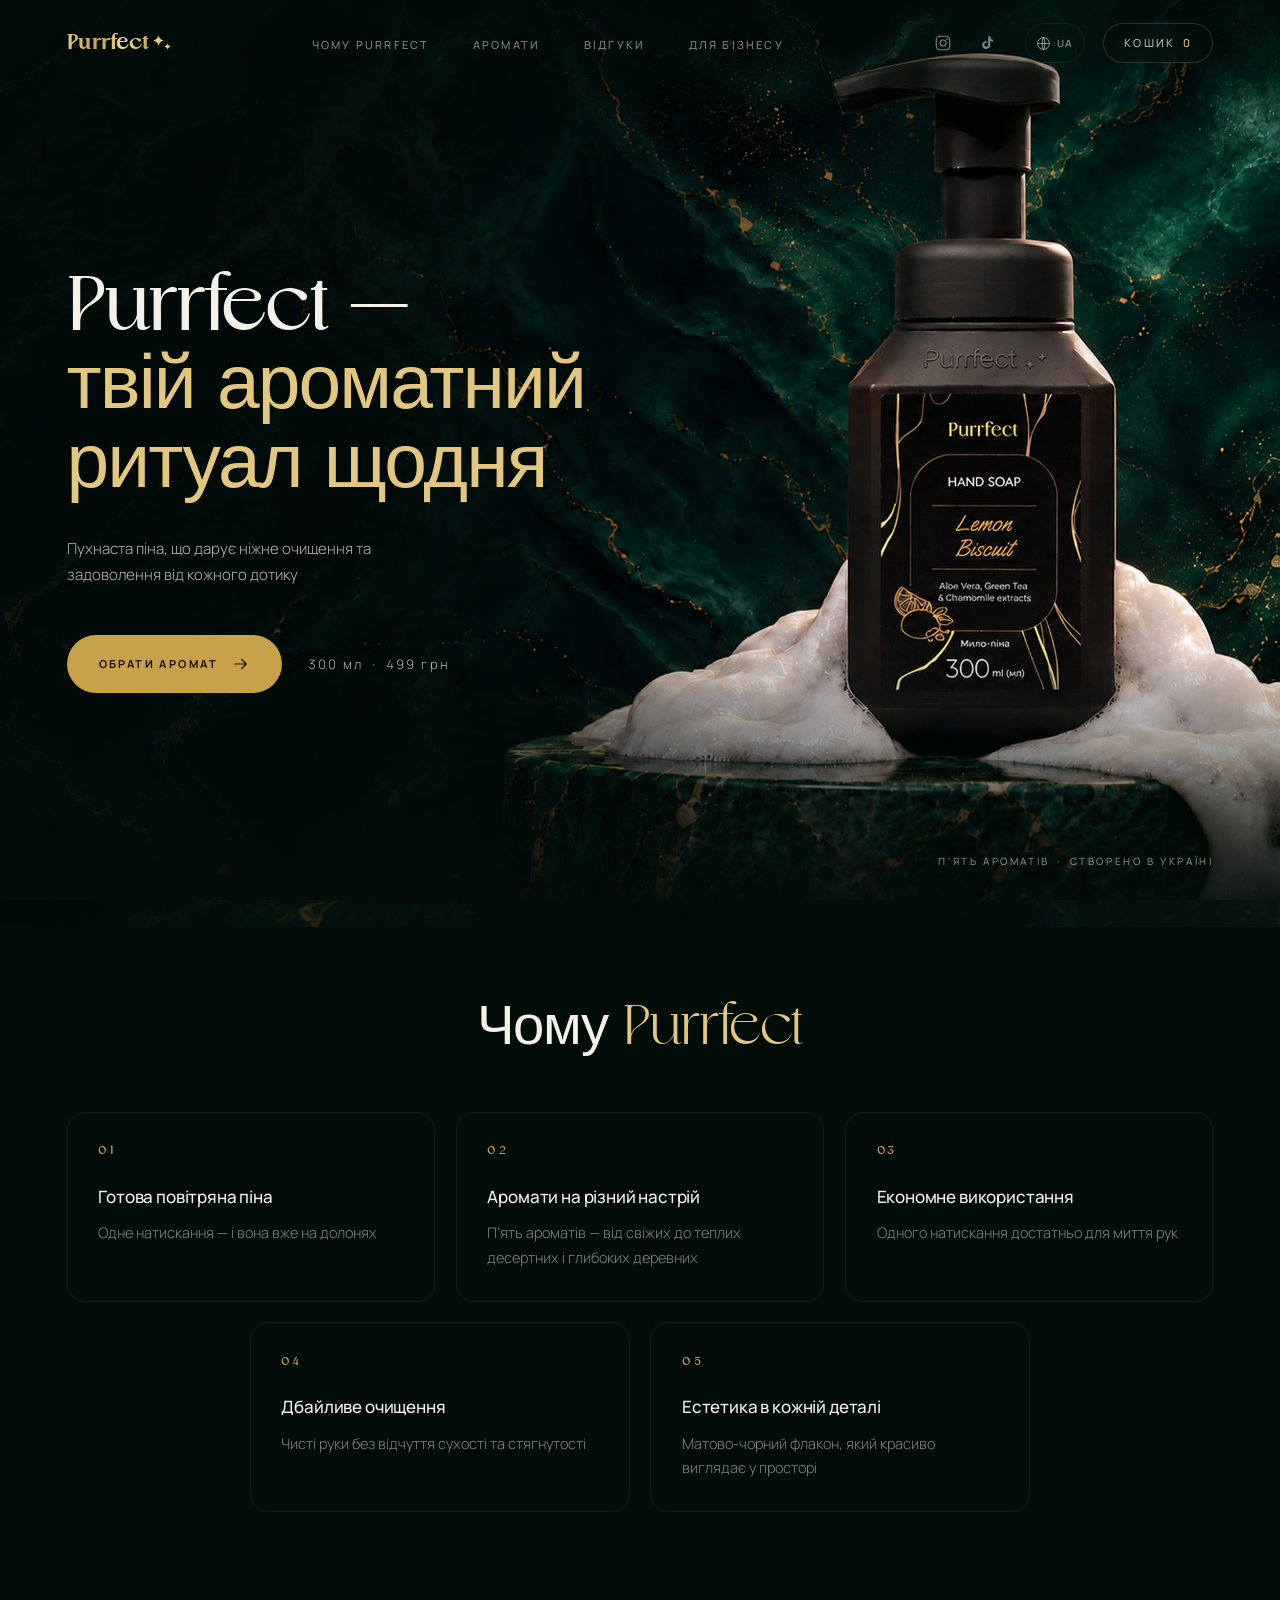
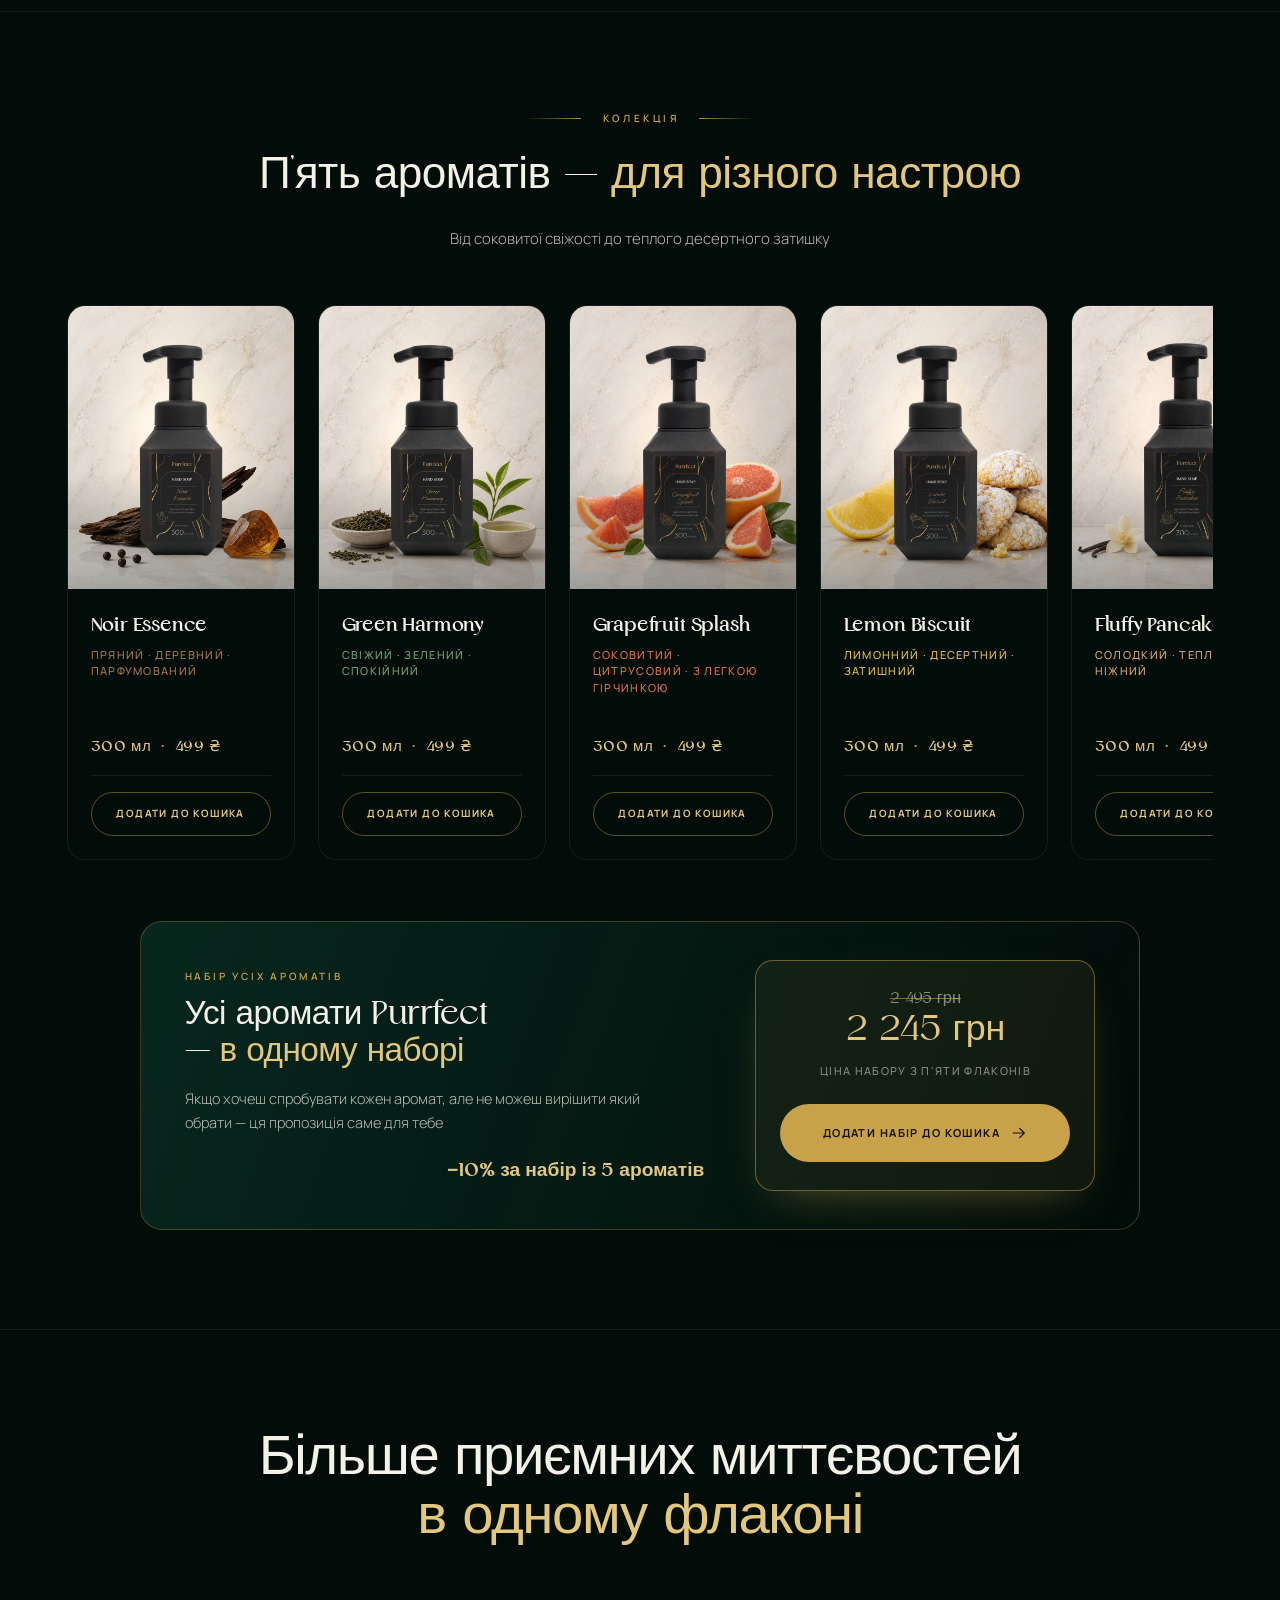
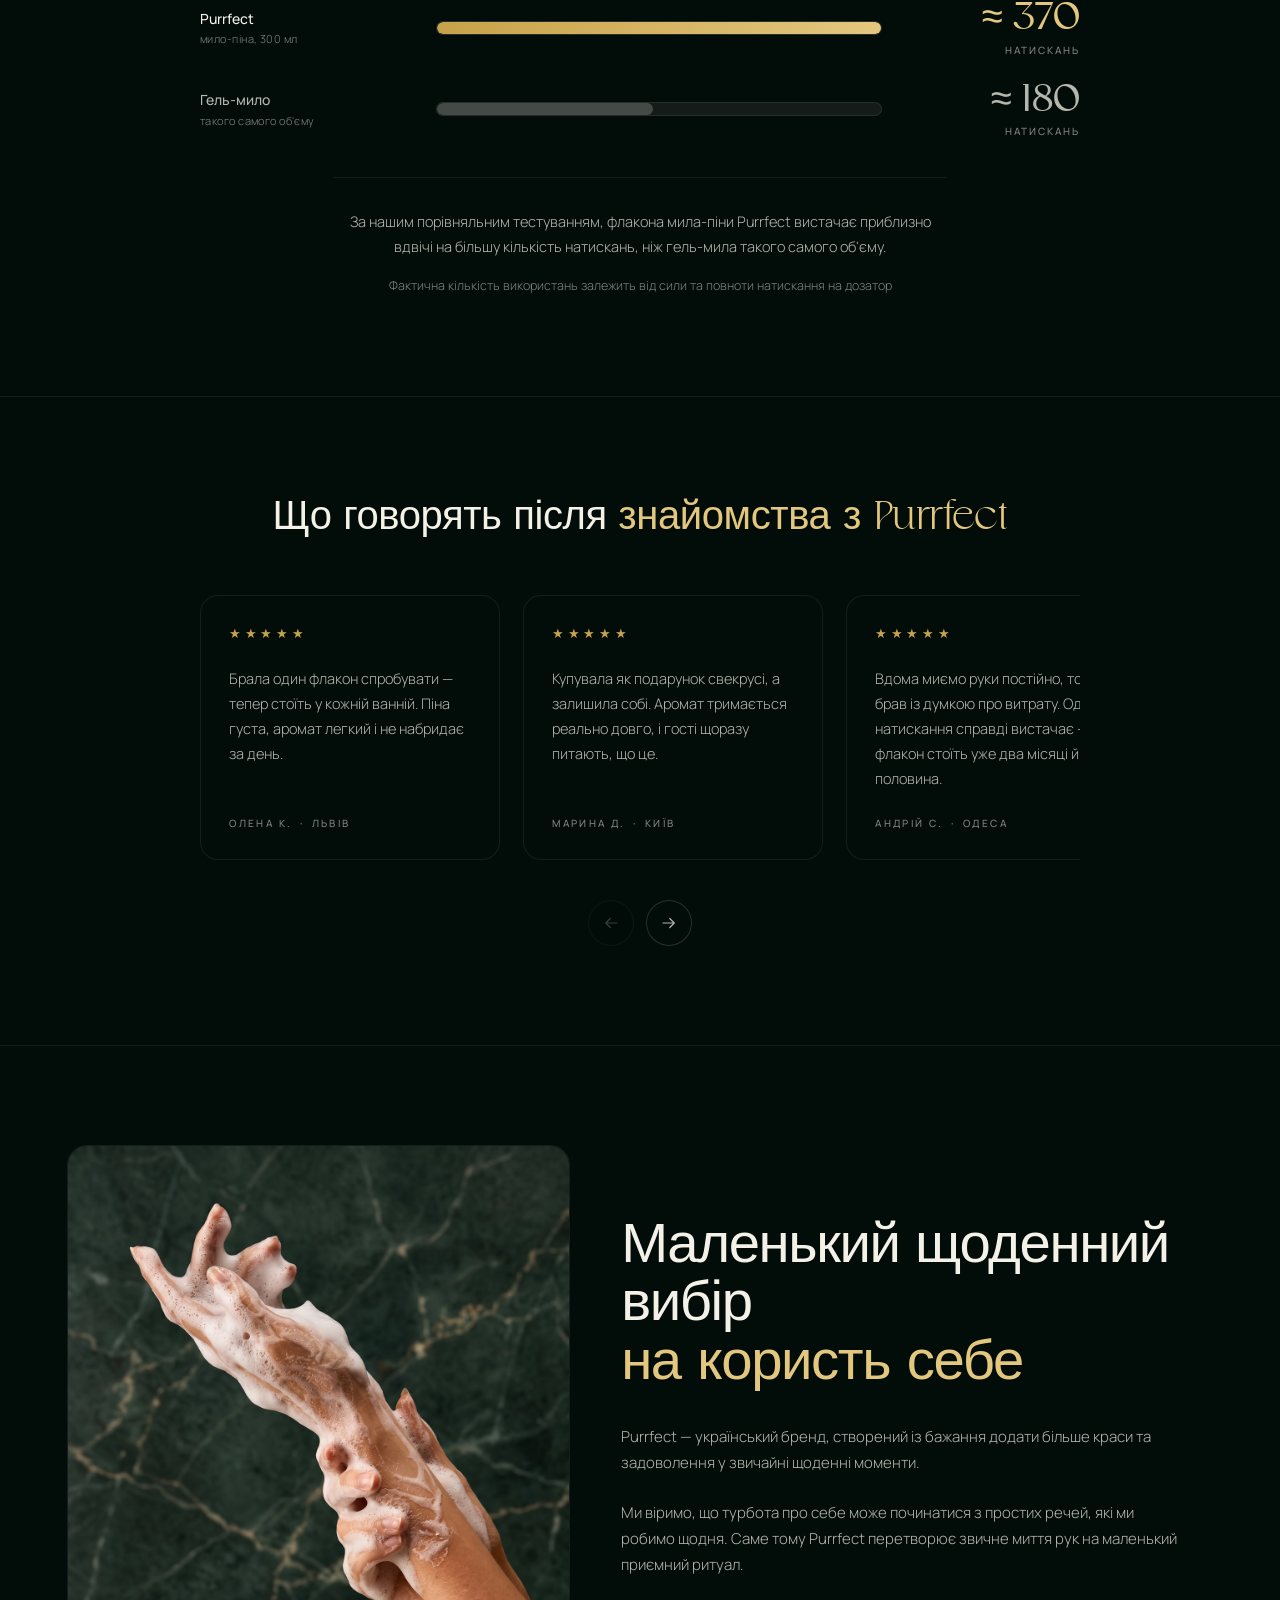
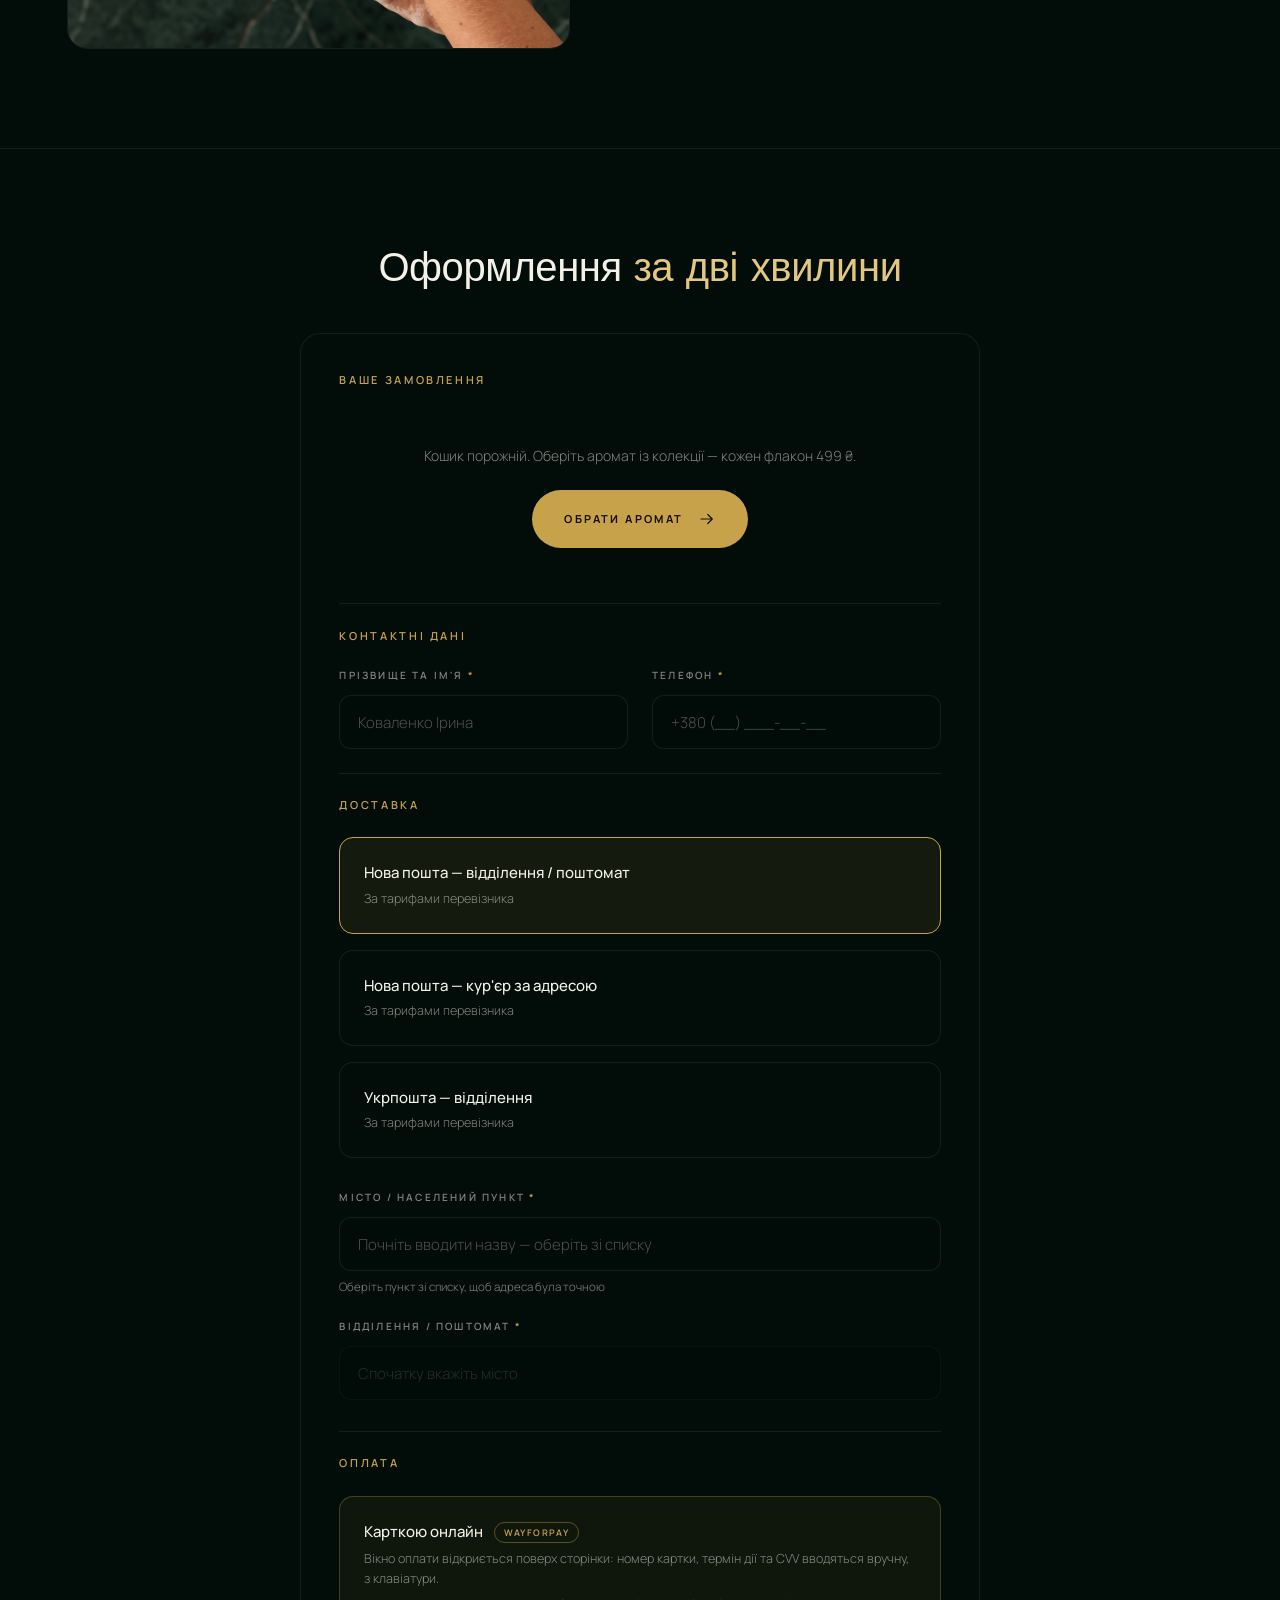
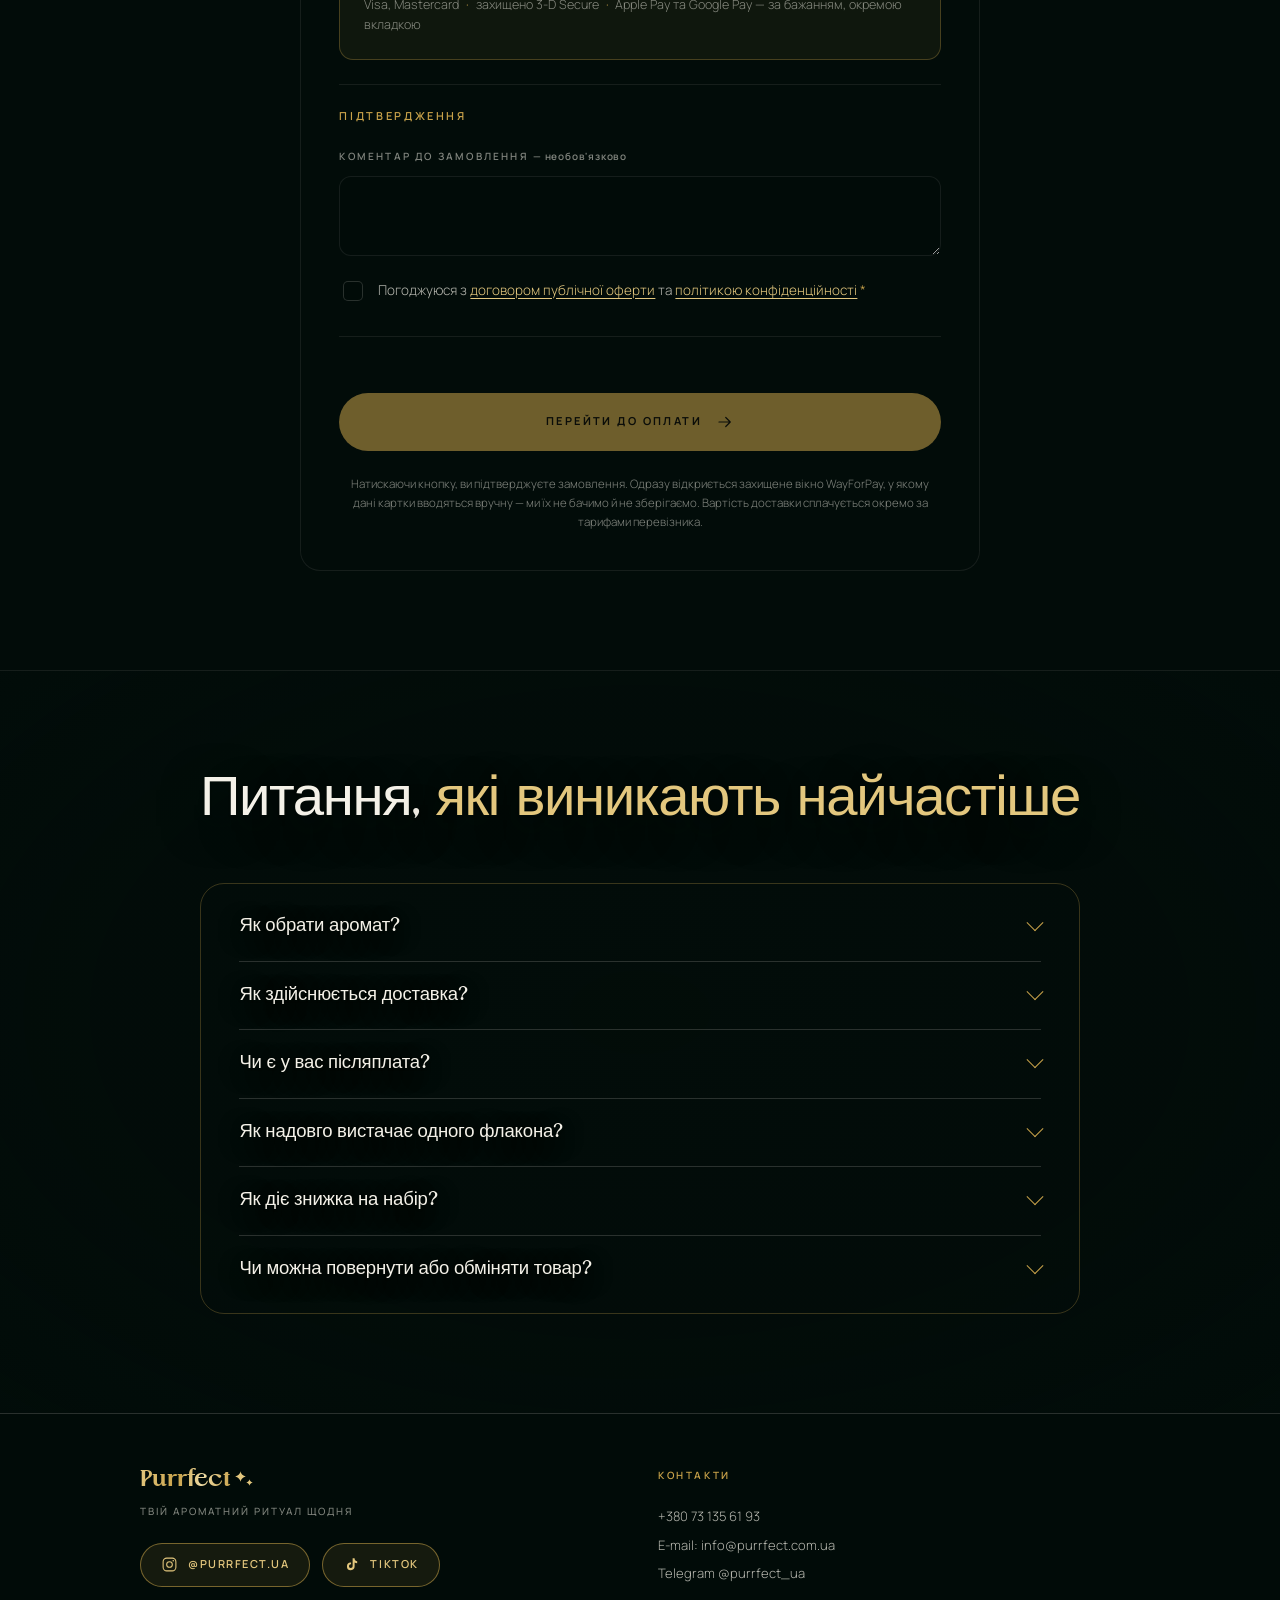
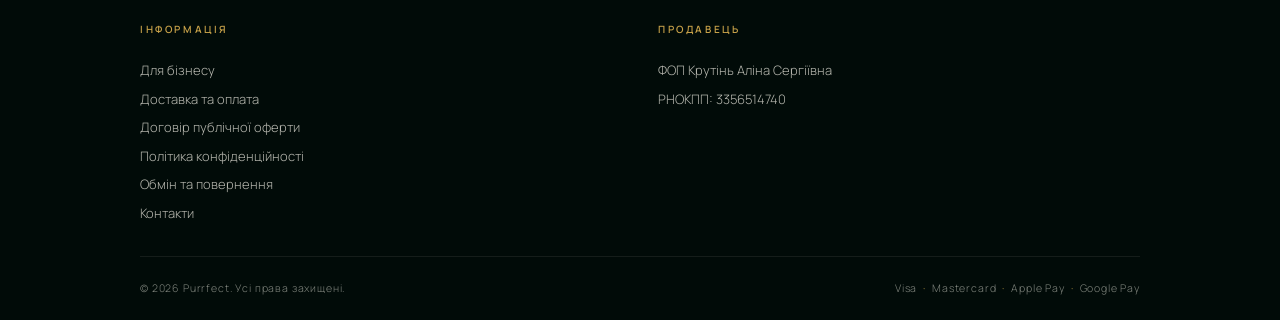
<file: index.html>
<!doctype html>
<html lang="uk" class="no-js">
<head>
<meta charset="utf-8">
<meta name="viewport" content="width=device-width, initial-scale=1">
<title>Purrfect — мило-піна для рук. Твій ароматний ритуал щодня</title>
<meta name="description" content="Purrfect — мило-піна для рук у матово-чорному флаконі. П'ять ароматів, 300 мл — 499 ₴, набір із п'яти ароматів −10%. Доставка Новою поштою та Укрпоштою.">
<meta name="theme-color" content="#04120E">
<script>document.documentElement.classList.replace("no-js","js");</script>

<!-- Адреси тут мають бути повні, з доменом: Facebook, Viber і LinkedIn
     не розкривають відносний шлях і просто не показують картинку.
     Шлях без .html — у vercel.json увімкнено cleanUrls. -->
<link rel="canonical" href="https://purrfect.com.ua/">
<meta property="og:type" content="website">
<meta property="og:url" content="https://purrfect.com.ua/">
<meta property="og:site_name" content="Purrfect">
<meta property="og:title" content="Purrfect — твій ароматний ритуал щодня">
<meta property="og:description" content="Мило-піна для рук. П'ять ароматів, 300 мл — 499 ₴.">
<meta property="og:image" content="https://purrfect.com.ua/image/hero-lemon.jpg">
<meta property="og:locale" content="uk_UA">

<link rel="preload" href="image/bg-marble.jpg" as="image">
<link rel="preload" href="sans/Original-Light.woff2" as="font" type="font/woff2" crossorigin>
<link rel="preload" href="sans/Original-Bold.woff2" as="font" type="font/woff2" crossorigin>
<link rel="preconnect" href="https://fonts.googleapis.com">
<link rel="preconnect" href="https://fonts.gstatic.com" crossorigin>
<link rel="stylesheet" href="https://fonts.googleapis.com/css2?family=Manrope:wght@300;400;500;600;700&display=swap">
<!-- ?v — версія файлу. Змінюйте число після кожної правки CSS чи JS,
     інакше браузери покупців можуть лишитися на старій версії. -->
<link rel="stylesheet" href="styles.css?v=86">
</head>
<body>

<div class="bg-scene" aria-hidden="true"></div>

<a class="skip-link" href="#hero-content">Перейти до основного вмісту</a>

<!-- ============================================================
     1. ШАПКА САЙТУ
     ============================================================ -->
<header class="topbar">
  <a class="logo" href="#hero-content" aria-label="Purrfect — на початок сторінки"><span class="logo__word">Purrfect</span><svg class="logo__spark" viewBox="0 0 44 36" width="22" height="18" fill="currentColor" aria-hidden="true"><g transform="translate(15 13) scale(0.33)"><path d="M0 -32 C1.6 -17.2 14.8 -4 32 0 C14.8 4 1.6 17.2 0 32 C-1.6 17.2 -14.8 4 -32 0 C-14.8 -4 -1.6 -17.2 0 -32 Z"/></g><g transform="translate(33 25) scale(0.20)"><path d="M0 -32 C1.6 -17.2 14.8 -4 32 0 C14.8 4 1.6 17.2 0 32 C-1.6 17.2 -14.8 4 -32 0 C-14.8 -4 -1.6 -17.2 0 -32 Z"/></g></svg></a>

  <nav class="nav" aria-label="Основна навігація">
    <ul class="nav__list">
      <li><a href="#chomu">Чому Purrfect</a></li>
      <li><a href="#aromaty">Аромати</a></li>
      <li><a href="#vidhuky">Відгуки</a></li>
      <li><a href="dlia-biznesu.html">Для бізнесу</a></li>
    </ul>
  </nav>

  <div class="topbar__actions">
    <ul class="topbar__social">
      <li>
        <a class="iconlink" href="https://www.instagram.com/purrfect.ua"
           target="_blank" rel="noopener noreferrer" aria-label="Purrfect в Instagram" title="Instagram">
          <svg viewBox="0 0 24 24" width="18" height="18" fill="none" aria-hidden="true">
            <rect x="3" y="3" width="18" height="18" rx="5.2" stroke="currentColor" stroke-width="1.5"/>
            <circle cx="12" cy="12" r="4" stroke="currentColor" stroke-width="1.5"/>
            <circle cx="17.3" cy="6.7" r="1.15" fill="currentColor"/>
          </svg>
        </a>
      </li>
      <li>
        <a class="iconlink" href="https://www.tiktok.com/@purrfect.ua"
           target="_blank" rel="noopener noreferrer" aria-label="Purrfect у TikTok" title="TikTok">
          <svg viewBox="0 0 24 24" width="18" height="18" aria-hidden="true">
            <path fill="currentColor" d="M16.4 3h-2.8v11.4a2.6 2.6 0 1 1-2.2-2.6V9.2a5.4 5.4 0 1 0 5 5.4V9.1a6.3 6.3 0 0 0 3.6 1.1V7.5c-2-.2-3.4-1.6-3.6-3.6V3z"/>
          </svg>
        </a>
      </li>
    </ul>

    <!-- Перемикач мови. Українська — основна: вона лежить прямо в розмітці,
         російська підставляється словником i18n.js. Кнопка стоїть у
         topbar__actions, а не серед соцмереж, бо ті ховаються на телефоні. -->
    <button class="iconlink iconlink--lang" type="button" data-lang-toggle
            aria-label="Змінити мову" title="Русский">
      <svg viewBox="0 0 24 24" width="17" height="17" fill="none" aria-hidden="true">
        <circle cx="12" cy="12" r="8.4" stroke="currentColor" stroke-width="1.5"/>
        <path d="M3.6 12h16.8" stroke="currentColor" stroke-width="1.5"/>
        <path d="M12 3.6c2.5 2.7 2.5 14.1 0 16.8M12 3.6c-2.5 2.7-2.5 14.1 0 16.8"
              stroke="currentColor" stroke-width="1.5"/>
      </svg>
      <span class="iconlink__lang" data-lang-code>UA</span>
    </button>
    <button class="cart" type="button" data-cart-open aria-haspopup="dialog" aria-controls="koshyk">
      Кошик <span class="cart__count" data-cart-count aria-label="товарів у кошику">0</span>
    </button>
  </div>

  <button class="burger" type="button" aria-label="Меню" aria-expanded="false" aria-controls="mobile-nav">
    <span></span><span></span>
  </button>
</header>

<div class="mobile-nav" id="mobile-nav" hidden>
  <nav aria-label="Мобільна навігація">
    <ul>
      <li><a href="#chomu">Чому Purrfect</a></li>
      <li><a href="#aromaty">Аромати</a></li>
      <li><a href="#vidhuky">Відгуки</a></li>
      <li><a href="dlia-biznesu.html">Для бізнесу</a></li>
      <li><a href="#zamovlennya">Оформити замовлення</a></li>
    </ul>
    <ul class="mobile-nav__social">
      <li><a href="https://www.instagram.com/purrfect.ua" target="_blank" rel="noopener noreferrer">Instagram</a></li>
      <li><a href="https://www.tiktok.com/@purrfect.ua" target="_blank" rel="noopener noreferrer">TikTok</a></li>
    </ul>
  </nav>
</div>

<main>

<!-- ============================================================
     2. ПЕРШИЙ ЕКРАН
     ============================================================ -->
<section class="hero">

  <!-- Імена з «-lemon» навмисно нові, а не hero-fluffy.jpg: у vercel.json
       для /image/ стоїть кеш на 30 днів, тож під колишнім іменем повернені
       відвідувачі ще місяць бачили б попереднє фото. -->
  <picture class="hero__media">
    <source media="(max-width: 640px)" srcset="image/hero-lemon-mobile.jpg">
    <img src="image/hero-lemon.jpg" width="2560" height="1440" fetchpriority="high" decoding="async"
         alt="Матово-чорний флакон мила-піни Purrfect Lemon Biscuit із золотою етикеткою на смарагдовому мармуровому подіумі серед піни.">
  </picture>

  <div class="hero__scrim" aria-hidden="true"></div>

  <div class="hero__inner">

    <div class="hero__copy" id="hero-content">
      <h1 class="hero__title" data-reveal>
        <span class="hero__title-line">Purrfect —</span>
        <span class="hero__title-line"><em>твій ароматний</em></span>
        <span class="hero__title-line"><em>ритуал щодня</em></span>
      </h1>

      <p class="hero__lead" data-reveal>
        Пухнаста піна, що дарує ніжне очищення
        та задоволення від кожного дотику
      </p>

      <div class="hero__actions" data-reveal>
        <a class="btn" href="#aromaty">
          <span>Обрати аромат</span>
          <svg viewBox="0 0 24 24" width="18" height="18" fill="none" aria-hidden="true">
            <path d="M4 12h15M13 6l6 6-6 6" stroke="currentColor" stroke-width="1.6" stroke-linecap="round" stroke-linejoin="round"/>
          </svg>
        </a>
        <p class="hero__price">300 мл <span>·</span> 499 грн</p>
      </div>
    </div>

    <div class="hero__foot">
      <p class="hero__origin">П'ять ароматів <span>·</span> створено в Україні</p>
    </div>

  </div>
</section>

<!-- ============================================================
     3. КОРОТКІ ПЕРЕВАГИ
     ============================================================ -->
<section class="section section--chomu" id="chomu">
  <div class="wrap">
    <h2 class="h2 h2--center" data-reveal>Чому <em>Purrfect</em></h2>

    <ul class="perks">
      <li class="perk" data-reveal>
        <span class="perk__no">01</span>
        <h3>Готова повітряна піна</h3>
        <p>Одне натискання — і вона вже на долонях</p>
      </li>
      <li class="perk" data-reveal>
        <span class="perk__no">02</span>
        <h3>Аромати на різний настрій</h3>
        <p>П'ять ароматів — від свіжих до теплих десертних і глибоких деревних</p>
      </li>
      <li class="perk" data-reveal>
        <span class="perk__no">03</span>
        <h3>Економне використання</h3>
        <p>Одного натискання достатньо для миття рук</p>
      </li>
      <li class="perk" data-reveal>
        <span class="perk__no">04</span>
        <h3>Дбайливе очищення</h3>
        <p>Чисті руки без відчуття сухості та стягнутості</p>
      </li>
      <li class="perk" data-reveal>
        <span class="perk__no">05</span>
        <h3>Естетика в кожній деталі</h3>
        <p>Матово-чорний флакон, який красиво виглядає у просторі</p>
      </li>
    </ul>
  </div>
</section>

<!-- ============================================================
     4. КАТАЛОГ АРОМАТІВ
     Картки рендеряться зі скрипта: масив PRODUCTS у script.js
     ============================================================ -->
<section class="section section--aromaty" id="aromaty">
  <div class="wrap">
    <div class="sec-head sec-head--center" data-reveal>
      <p class="sec-eyebrow">Колекція</p>
      <h2 class="h2 h2--single">П'ять ароматів — <em>для різного настрою</em></h2>
      <p class="lead">Від соковитої свіжості до теплого десертного затишку</p>
    </div>

    <ul class="products" data-products></ul>

    <!-- ========== 5. БАНЕР НАБОРУ −10% ========== -->
    <div class="bundle" data-reveal>
      <div class="bundle__copy">
        <p class="bundle__label">Набір усіх ароматів</p>
        <h3 class="bundle__title">Усі аромати Purrfect — <em>в одному наборі</em></h3>
        <p class="bundle__text">
          Якщо хочеш спробувати кожен аромат, але не можеш вирішити який обрати —
          ця пропозиція саме для тебе
        </p>
        <p class="bundle__badge">−10% за набір із 5 ароматів</p>
      </div>

      <div class="bundle__offer">
        <p class="bundle__price">
          <s>2 495 грн</s>
          2 245 грн
        </p>
        <p class="bundle__note">Ціна набору з п'яти флаконів</p>
        <button class="btn btn--full" type="button" data-bundle-add>
          <span>Додати набір до кошика</span>
          <svg viewBox="0 0 24 24" width="18" height="18" fill="none" aria-hidden="true">
            <path d="M4 12h15M13 6l6 6-6 6" stroke="currentColor" stroke-width="1.6" stroke-linecap="round" stroke-linejoin="round"/>
          </svg>
        </button>
      </div>
    </div>
  </div>
</section>

<!-- ============================================================
     6. ЕКОНОМНЕ ВИКОРИСТАННЯ — єдиний доказовий блок
     ============================================================ -->
<section class="section section--ekonomiya" id="ekonomiya">
  <div class="wrap">
    <h2 class="h2 h2--center" data-reveal>Більше приємних миттєвостей<br><em>в одному флаконі</em></h2>

    <div class="compare" data-reveal>
      <div class="compare__row compare__row--ours">
        <p class="compare__who">Purrfect <span>мило-піна, 300 мл</span></p>
        <div class="compare__bar" style="--fill:100%"><i></i></div>
        <p class="compare__num">≈ 370<small>натискань</small></p>
      </div>

      <div class="compare__row">
        <p class="compare__who">Гель-мило <span>такого самого об'єму</span></p>
        <div class="compare__bar" style="--fill:48.6%"><i></i></div>
        <p class="compare__num">≈ 180<small>натискань</small></p>
      </div>
    </div>

    <div class="compare__note" data-reveal>
      <p>
        За нашим порівняльним тестуванням, флакона мила-піни Purrfect вистачає
        приблизно вдвічі на більшу кількість натискань, ніж гель-мила такого
        самого об'єму.
      </p>
      <p class="compare__fine">
        Фактична кількість використань залежить від сили та повноти натискання на дозатор
      </p>
    </div>
  </div>
</section>

<!-- ============================================================
     7. ВІДГУКИ

     !!! УВАГА — ТЕКСТИ НИЖЧЕ ДЕМОНСТРАЦІЙНІ !!!
     Це відгуки з попередньої версії сайту. Перед запуском продажів
     замініть їх на реальні цитати покупців за шаблоном:

       <li class="review">
         <p class="review__stars" aria-label="5 з 5">★★★★★</p>
         <blockquote>[реальна цитата без зміни змісту]</blockquote>
         <p class="review__who">[Ім'я] <span>·</span> [Instagram, якщо є дозвіл]</p>
       </li>

     Публікувати вигадані відгуки як справжні — недобросовісна реклама.
     ============================================================ -->
<section class="section section--vidhuky" id="vidhuky">
  <div class="wrap">
    <h2 class="h2 h2--center h2--inline" data-reveal>Що говорять після <em>знайомства з Purrfect</em></h2>

    <div class="rail" data-reveal>
      <ul class="reviews" data-rail tabindex="0" role="group" aria-label="Відгуки покупців, гортається вбік">
        <li class="review">
          <p class="review__stars" aria-label="5 з 5">★★★★★</p>
          <blockquote>Брала один флакон спробувати — тепер стоїть у кожній ванній. Піна густа, аромат легкий і не набридає за день.</blockquote>
          <p class="review__who">Олена К. <span>·</span> Львів</p>
        </li>
        <li class="review">
          <p class="review__stars" aria-label="5 з 5">★★★★★</p>
          <blockquote>Купувала як подарунок свекрусі, а залишила собі. Аромат тримається реально довго, і гості щоразу питають, що це.</blockquote>
          <p class="review__who">Марина Д. <span>·</span> Київ</p>
        </li>
        <li class="review">
          <p class="review__stars" aria-label="5 з 5">★★★★★</p>
          <blockquote>Вдома миємо руки постійно, тож брав із думкою про витрату. Одного натискання справді вистачає — флакон стоїть уже два місяці й ще половина.</blockquote>
          <p class="review__who">Андрій С. <span>·</span> Одеса</p>
        </li>
        <li class="review">
          <p class="review__stars" aria-label="5 з 5">★★★★★</p>
          <blockquote>Флакон виглядає дорого — стоїть на раковині як частина інтерʼєру, а не як витратний матеріал. Помпа зручна, натискаєш однією рукою.</blockquote>
          <p class="review__who">Софія Р. <span>·</span> Дніпро</p>
        </li>
        <li class="review">
          <p class="review__stars" aria-label="5 з 5">★★★★★</p>
          <blockquote>Спершу здалося дорого. Потім порахувала: флакон живе три місяці на двох — виходить копійки за день.</blockquote>
          <p class="review__who">Ірина В. <span>·</span> Харків</p>
        </li>
        <li class="review">
          <p class="review__stars" aria-label="5 з 5">★★★★★</p>
          <blockquote>Взяли Fluffy Pancakes через сина — він мив руки тільки після десяти нагадувань. Тепер біжить сам, бо «пахне млинцями». Це того варте.</blockquote>
          <p class="review__who">Наталя П. <span>·</span> Вінниця</p>
        </li>
        <li class="review">
          <p class="review__stars" aria-label="5 з 5">★★★★★</p>
          <blockquote>Обрав Noir Essence, бо не хотів нічого квіткового. Пахне дорого й стримано, а флакон у ванній виглядає як частина інтер'єру, а не як мило.</blockquote>
          <p class="review__who">Тарас М. <span>·</span> Івано-Франківськ</p>
        </li>
      </ul>

      <div class="rail__nav">
        <button class="rail__btn" type="button" data-rail-prev aria-label="Попередні відгуки">
          <svg viewBox="0 0 24 24" width="18" height="18" fill="none" aria-hidden="true">
            <path d="M20 12H5M11 18l-6-6 6-6" stroke="currentColor" stroke-width="1.6" stroke-linecap="round" stroke-linejoin="round"/>
          </svg>
        </button>
        <button class="rail__btn" type="button" data-rail-next aria-label="Наступні відгуки">
          <svg viewBox="0 0 24 24" width="18" height="18" fill="none" aria-hidden="true">
            <path d="M4 12h15M13 6l6 6-6 6" stroke="currentColor" stroke-width="1.6" stroke-linecap="round" stroke-linejoin="round"/>
          </svg>
        </button>
      </div>
    </div>
  </div>
</section>

<!-- ============================================================
     8. ПРО БРЕНД
     ============================================================ -->
<section class="section section--brend" id="brend">
  <div class="wrap">
    <div class="brand">
      <figure class="brand__media" data-reveal>
        <img src="image/foam-hands.jpg" width="1200" height="1200" loading="lazy" decoding="async"
             alt="Руки в густій шапці білої піни Purrfect на тлі темно-зеленого мармуру.">
      </figure>

      <div class="brand__copy" data-reveal>
        <h2 class="h2">Маленький щоденний вибір<br><em>на користь себе</em></h2>
        <p class="lead">
          Purrfect — український бренд, створений із бажання додати більше краси
          та задоволення у звичайні щоденні моменти.
        </p>
        <p class="lead">
          Ми віримо, що турбота про себе може починатися з простих речей, які ми
          робимо щодня. Саме тому Purrfect перетворює звичне миття рук на маленький
          приємний ритуал.
        </p>
      </div>
    </div>
  </div>
</section>

<!-- Розділ «Для бізнесу» винесено на окрему сторінку dlia-biznesu.html.
     Посилання на нього лишилися в шапці, мобільному меню й підвалі. -->

<!-- ============================================================
     9. ОФОРМЛЕННЯ ЗАМОВЛЕННЯ

     Та сама форма, що й на zamovlennya.html. Скрипт знаходить її
     за атрибутом data-order-form, тож на сторінці має бути рівно одна.
     Якщо правите поля — правте в обох файлах разом.
     ============================================================ -->
<section class="section section--order" id="zamovlennya">
  <div class="wrap">

    <div class="order-head" data-reveal>
      <h2 class="h2 h2--center h2--inline">Оформлення <em>за дві хвилини</em></h2>
    </div>

    <form class="order" data-order-form novalidate data-reveal>

      <!-- ---------- Кошик ---------- -->
      <section class="order__block" aria-labelledby="ttl-cart">
        <h3 class="order__ttl" id="ttl-cart">Ваше замовлення</h3>
        <div data-order-cart></div>
      </section>

      <!-- ---------- Контакти ---------- -->
      <section class="order__block" aria-labelledby="ttl-contact">
        <h3 class="order__ttl" id="ttl-contact">Контактні дані</h3>
        <div class="grid2">
          <label class="field">
            <span class="field__label">Прізвище та ім'я <i>*</i></span>
            <input type="text" name="name" autocomplete="name" required placeholder="Коваленко Ірина">
            <span class="field__err" data-err></span>
          </label>
          <label class="field">
            <span class="field__label">Телефон <i>*</i></span>
            <input type="tel" name="phone" autocomplete="tel" required inputmode="tel" placeholder="+380 (__) ___-__-__">
            <span class="field__err" data-err></span>
          </label>
        </div>
      </section>

      <!-- ---------- Доставка ---------- -->
      <section class="order__block" aria-labelledby="ttl-ship">
        <h3 class="order__ttl" id="ttl-ship">Доставка</h3>

        <div class="choices" role="radiogroup" aria-label="Спосіб доставки">
          <label class="choice">
            <input type="radio" name="shipping" value="np-warehouse" checked>
            <span class="choice__box">
              <b>Нова пошта — відділення / поштомат</b>
              <i>За тарифами перевізника</i>
            </span>
          </label>
          <label class="choice">
            <input type="radio" name="shipping" value="np-courier">
            <span class="choice__box">
              <b>Нова пошта — кур'єр за адресою</b>
              <i>За тарифами перевізника</i>
            </span>
          </label>
          <label class="choice">
            <input type="radio" name="shipping" value="ukrposhta">
            <span class="choice__box">
              <b>Укрпошта — відділення</b>
              <i>За тарифами перевізника</i>
            </span>
          </label>
        </div>

        <!-- Нова пошта -->
        <div class="ship-fields" data-ship="np-warehouse np-courier">
          <div class="grid2">
            <div class="field field--combo field--wide">
              <span class="field__label">Місто / населений пункт <i>*</i></span>
              <input type="text" name="npCity" autocomplete="off" role="combobox" aria-expanded="false"
                     aria-autocomplete="list" aria-controls="np-city-list" placeholder="Почніть вводити назву — оберіть зі списку">
              <ul class="combo" id="np-city-list" data-np-city-list hidden role="listbox"></ul>
              <span class="field__hint">Оберіть пункт зі списку, щоб адреса була точною</span>
              <span class="field__err" data-err></span>
            </div>

            <div class="field field--combo field--wide" data-ship="np-warehouse">
              <span class="field__label">Відділення / поштомат <i>*</i></span>

              <!-- Значення, яке піде в замовлення. Заповнюється вибором зі списку. -->
              <input type="hidden" name="npWarehouse">

              <input type="text" data-wh-search autocomplete="off" role="combobox" aria-expanded="false"
                     aria-autocomplete="list" aria-controls="np-wh-list"
                     aria-label="Відділення або поштомат" placeholder="Спочатку оберіть місто" disabled>
              <ul class="combo" id="np-wh-list" data-np-wh-list hidden role="listbox"></ul>

              <span class="field__hint" data-wh-hint></span>
              <span class="field__err" data-err></span>
            </div>

            <!-- Вулиця окремо від будинку: довідник Нової Пошти знає вулиці,
                 але не номери будинків, тож підказки має сенс вішати лише на
                 вулицю, а будинок людина вписує сама. -->
            <div class="field field--combo field--wide" data-ship="np-courier">
              <span class="field__label">Вулиця <i>*</i></span>
              <input type="text" name="npStreet" autocomplete="address-line1" role="combobox" aria-expanded="false"
                     aria-autocomplete="list" aria-controls="np-street-list"
                     placeholder="Спочатку оберіть місто" disabled>
              <ul class="combo" id="np-street-list" data-np-street-list hidden role="listbox"></ul>
              <span class="field__hint" data-street-hint></span>
              <span class="field__err" data-err></span>
            </div>

            <label class="field" data-ship="np-courier">
              <span class="field__label">Будинок <i>*</i></span>
              <input type="text" name="npHouse" autocomplete="off" maxlength="12" placeholder="12">
              <span class="field__err" data-err></span>
            </label>

            <label class="field" data-ship="np-courier">
              <span class="field__label">Квартира <i class="opt">— необов'язково</i></span>
              <input type="text" name="npFlat" autocomplete="address-line2" inputmode="numeric"
                     maxlength="10" placeholder="45">
            </label>
          </div>
        </div>

        <!-- Укрпошта -->
        <div class="ship-fields" data-ship="ukrposhta">
          <div class="grid2">
            <div class="field field--combo">
              <span class="field__label">Місто / село <i>*</i></span>
              <input type="text" name="upCity" autocomplete="off" role="combobox" aria-expanded="false"
                     aria-autocomplete="list" aria-controls="up-city-list" placeholder="Почніть вводити назву">
              <ul class="combo" id="up-city-list" data-up-city-list hidden role="listbox"></ul>
              <span class="field__hint" data-up-city-hint>Оберіть пункт зі списку — індекс і вулиці підставляться самі.</span>
              <span class="field__err" data-err></span>
            </div>

            <!-- Індекс підставляється сам, щойно обрано населений пункт:
                 у селах і містечках він один на весь пункт. У великих
                 містах індексів багато, тож там показуємо діапазон. -->
            <div class="field field--combo">
              <span class="field__label">Індекс відділення <i>*</i></span>
              <input type="text" name="upIndex" autocomplete="postal-code" inputmode="numeric" maxlength="5"
                     role="combobox" aria-expanded="false" aria-autocomplete="list" aria-controls="up-index-list"
                     placeholder="07333">
              <ul class="combo" id="up-index-list" data-up-index-list hidden role="listbox"></ul>
              <span class="field__hint" data-up-index-hint>П'ять цифр. Можна знайти на ukrposhta.ua.</span>
              <span class="field__err" data-err></span>
            </div>

            <div class="field field--combo field--wide">
              <span class="field__label">Адреса відділення або вулиця</span>
              <input type="text" name="upAddress" autocomplete="address-line1" role="combobox" aria-expanded="false"
                     aria-autocomplete="list" aria-controls="up-street-list"
                     placeholder="вул. Броварська, 4">
              <ul class="combo" id="up-street-list" data-up-street-list hidden role="listbox"></ul>
              <span class="field__hint" data-up-street-hint></span>
            </div>
          </div>
        </div>

      </section>

      <!-- ---------- Оплата ---------- -->
      <section class="order__block" aria-labelledby="ttl-pay">
        <h3 class="order__ttl" id="ttl-pay">Оплата</h3>

        <!-- Єдиний спосіб оплати, тож це не вибір, а пояснення -->
        <input type="hidden" name="payment" value="wayforpay">

        <div class="pay">
          <p class="pay__ttl">Карткою онлайн <em class="tag">WayForPay</em></p>
          <p class="pay__note">
            Вікно оплати відкриється поверх сторінки: номер картки,
            термін дії та CVV вводяться вручну, з клавіатури.
          </p>
          <p class="pay__note">
            Visa, Mastercard <span>·</span> захищено 3-D&nbsp;Secure
            <span>·</span> Apple&nbsp;Pay та Google&nbsp;Pay — за бажанням, окремою вкладкою
          </p>
        </div>
      </section>

      <!-- ---------- Підсумок ---------- -->
      <section class="order__block order__block--final" aria-labelledby="ttl-final">
        <h3 class="order__ttl" id="ttl-final">Підтвердження</h3>

        <label class="field field--wide">
          <span class="field__label">Коментар до замовлення <i class="opt">— необов'язково</i></span>
          <textarea name="comment" rows="2"></textarea>
        </label>

        <label class="check">
          <input type="checkbox" name="agree" required>
          <span>Погоджуюся з <a href="oferta.html">договором публічної оферти</a> та
          <a href="polityka-konfidentsiynosti.html">політикою конфіденційності</a> <i>*</i></span>
        </label>
        <span class="field__err" data-err-agree></span>

        <div class="total" data-order-total></div>

        <button class="btn btn--full" type="submit" data-submit>
          <span data-submit-label>Перейти до оплати</span>
          <svg viewBox="0 0 24 24" width="18" height="18" fill="none" aria-hidden="true">
            <path d="M4 12h15M13 6l6 6-6 6" stroke="currentColor" stroke-width="1.6" stroke-linecap="round" stroke-linejoin="round"/>
          </svg>
        </button>

        <p class="order__status" data-order-status role="status" aria-live="polite"></p>

        <!-- Віджет WayForPay відкриває власне вікно поверх сторінки, тож
             місця під нього в розмітці не потрібно. Поля картки живуть
             в iframe WayForPay — на наш сайт і на наш сервер вони не
             потрапляють (інакше знадобилася б сертифікація PCI DSS). -->

        <p class="order__fine">
          Натискаючи кнопку, ви підтверджуєте замовлення. Одразу
          відкриється захищене вікно WayForPay, у якому дані картки вводяться
          вручну — ми їх не бачимо й не зберігаємо. Вартість доставки
          сплачується окремо за тарифами перевізника.
        </p>
      </section>

    </form>
  </div>
</section>

<!-- ============================================================
     10. FAQ
     ============================================================ -->
<section class="section section--faq" id="faq">
  <div class="faq__media" aria-hidden="true">
    <video data-faq-video src="video/faq-bg.mp4" autoplay muted loop playsinline preload="metadata"></video>
  </div>
  <div class="faq__scrim" aria-hidden="true"></div>

  <div class="wrap">
    <h2 class="h2 h2--center" data-reveal>Питання, <em>які виникають найчастіше</em></h2>

    <div class="faq" data-reveal>
      <details>
        <summary>Як обрати аромат?</summary>
        <p>Якщо хочеться свіжості — Green Harmony або Grapefruit Splash.
        Для теплого десертного настрою — Lemon Biscuit чи Fluffy Pancakes.
        Для глибоких пряних і деревних композицій — Noir Essence.</p>
      </details>

      <details>
        <summary>Як здійснюється доставка?</summary>
        <p>Відправляємо замовлення Новою поштою або Укрпоштою. Вартість доставки
        розраховується за тарифами обраного перевізника.</p>
        <p>Докладніше — на сторінці <a href="dostavka.html">Доставка та оплата</a>.</p>
      </details>

      <details>
        <summary>Чи є у вас післяплата?</summary>
        <p>Ні, замовлення відправляються після повної сплати на сайті
        або за реквізитами.</p>
      </details>

      <details>
        <summary>Як надовго вистачає одного флакона?</summary>
        <p>Одного флакона об'ємом 300 мл вистачає приблизно на 370 натискань.
        Для миття рук зазвичай достатньо одного натискання, тому тривалість
        використання залежить від того, як часто ви миєте руки. Фактична
        кількість натискань може дещо відрізнятися залежно від способу
        натискання на дозатор.</p>
      </details>

      <details>
        <summary>Як діє знижка на набір?</summary>
        <p>Знижка 10% застосовується в кошику автоматично, коли ви додаєте всі
        п'ять ароматів — по одному флакону кожного. Промокод вводити не потрібно.
        Додати весь набір до кошика можна однією кнопкою в блоці вище.</p>
      </details>

      <details>
        <summary>Чи можна повернути або обміняти товар?</summary>
        <p>Товари парфумерно-косметичної групи належної якості не підлягають
        обміну або поверненню. Якщо ви отримали товар неналежної якості,
        пошкоджений флакон, неправильну позицію або неповне замовлення —
        зв'яжіться з нами, і ми допоможемо вирішити ситуацію відповідно до
        законодавства України.</p>
        <p>Детальні умови описані на сторінці
        <a href="obmin-ta-povernennia.html">Обмін та повернення</a>.</p>
      </details>
    </div>
  </div>
</section>

</main>

<!-- ============================================================
     11. ПІДВАЛ
     ============================================================ -->
<footer class="footer">
  <div class="wrap">

    <div class="footer__grid">

      <div class="footer__brand">
        <p class="logo logo--footer"><span class="logo__word">Purrfect</span><svg class="logo__spark" viewBox="0 0 44 36" width="22" height="18" fill="currentColor" aria-hidden="true"><g transform="translate(15 13) scale(0.33)"><path d="M0 -32 C1.6 -17.2 14.8 -4 32 0 C14.8 4 1.6 17.2 0 32 C-1.6 17.2 -14.8 4 -32 0 C-14.8 -4 -1.6 -17.2 0 -32 Z"/></g><g transform="translate(33 25) scale(0.20)"><path d="M0 -32 C1.6 -17.2 14.8 -4 32 0 C14.8 4 1.6 17.2 0 32 C-1.6 17.2 -14.8 4 -32 0 C-14.8 -4 -1.6 -17.2 0 -32 Z"/></g></svg></p>
        <p class="footer__tag">Твій ароматний ритуал щодня</p>

        <ul class="socials">
          <li>
            <a class="social" href="https://www.instagram.com/purrfect.ua"
               target="_blank" rel="noopener noreferrer" aria-label="Purrfect в Instagram">
              <svg viewBox="0 0 24 24" width="17" height="17" fill="none" aria-hidden="true">
                <rect x="3" y="3" width="18" height="18" rx="5.2" stroke="currentColor" stroke-width="1.5"/>
                <circle cx="12" cy="12" r="4" stroke="currentColor" stroke-width="1.5"/>
                <circle cx="17.3" cy="6.7" r="1.15" fill="currentColor"/>
              </svg>
              <span>@purrfect.ua</span>
            </a>
          </li>
          <li>
            <a class="social" href="https://www.tiktok.com/@purrfect.ua"
               target="_blank" rel="noopener noreferrer" aria-label="Purrfect у TikTok">
              <svg viewBox="0 0 24 24" width="17" height="17" aria-hidden="true">
                <path fill="currentColor" d="M16.4 3h-2.8v11.4a2.6 2.6 0 1 1-2.2-2.6V9.2a5.4 5.4 0 1 0 5 5.4V9.1a6.3 6.3 0 0 0 3.6 1.1V7.5c-2-.2-3.4-1.6-3.6-3.6V3z"/>
              </svg>
              <span>TikTok</span>
            </a>
          </li>
        </ul>
      </div>

      <div class="footer__col">
        <p class="footer__label">Контакти</p>
        <ul class="footer__list">
          <li><a href="tel:+380731356193">+380 73 135 61 93</a></li>
          <li>E-mail: <a href="mailto:info@purrfect.com.ua">info@purrfect.com.ua</a></li>
          <li><a href="https://t.me/purrfect_ua" target="_blank" rel="noopener noreferrer">Telegram @purrfect_ua</a></li>
        </ul>
      </div>

      <div class="footer__col">
        <p class="footer__label">Інформація</p>
        <ul class="footer__list">
          <li><a href="dlia-biznesu.html">Для бізнесу</a></li>
          <li><a href="dostavka.html">Доставка та оплата</a></li>
          <li><a href="oferta.html">Договір публічної оферти</a></li>
          <li><a href="polityka-konfidentsiynosti.html">Політика конфіденційності</a></li>
          <li><a href="obmin-ta-povernennia.html">Обмін та повернення</a></li>
          <li><a href="kontakty.html">Контакти</a></li>
        </ul>
      </div>

      <div class="footer__col">
        <p class="footer__label">Продавець</p>
        <ul class="footer__list">
          <li>ФОП Крутінь Аліна Сергіївна</li>
          <li>РНОКПП: 3356514740</li>
        </ul>
      </div>

    </div>

    <div class="footer__bottom">
      <p class="footer__legal">© <span data-year>2026</span> Purrfect. Усі права захищені.</p>
      <p class="footer__pay">Visa <span>·</span> Mastercard <span>·</span> Apple&nbsp;Pay <span>·</span> Google&nbsp;Pay</p>
    </div>

  </div>
</footer>

<!-- ============================================================
     КАРТКА АРОМАТУ — «Детальніше»
     ============================================================ -->
<div class="modal" id="product-modal" role="dialog" aria-modal="true" aria-labelledby="pm-title" hidden>
  <div class="modal__scrim" data-modal-close></div>
  <article class="modal__panel">
    <button class="modal__close" type="button" data-modal-close aria-label="Закрити картку">
      <svg viewBox="0 0 24 24" width="20" height="20" fill="none" aria-hidden="true">
        <path d="M6 6l12 12M18 6L6 18" stroke="currentColor" stroke-width="1.5" stroke-linecap="round"/>
      </svg>
    </button>
    <div class="modal__body" data-modal-body></div>
  </article>
</div>

<!-- ============================================================
     КОШИК (drawer)
     ============================================================ -->
<div class="drawer" id="koshyk" role="dialog" aria-modal="true" aria-label="Кошик" hidden>
  <div class="drawer__scrim" data-cart-close></div>
  <aside class="drawer__panel">
    <header class="drawer__head">
      <p class="drawer__ttl">Кошик</p>
      <div class="drawer__head-actions">
        <button class="drawer__clear" type="button" data-cart-clear hidden>Очистити</button>
        <button class="drawer__close" type="button" data-cart-close aria-label="Закрити кошик">
          <svg viewBox="0 0 24 24" width="20" height="20" fill="none" aria-hidden="true">
            <path d="M6 6l12 12M18 6L6 18" stroke="currentColor" stroke-width="1.5" stroke-linecap="round"/>
          </svg>
        </button>
      </div>
    </header>
    <div class="drawer__body" data-cart-body></div>
    <footer class="drawer__foot" data-cart-foot></footer>
  </aside>
</div>

<!-- Липка панель на мобільних -->
<div class="sticky-buy" data-sticky hidden>
  <p class="sticky-buy__price"><b data-sticky-total>499 ₴</b><span data-sticky-note>1 флакон</span></p>
  <a class="btn btn--sm" href="#zamovlennya">Оформити</a>
</div>

<script src="script.js?v=86" defer></script>
<script src="i18n.js?v=86" defer></script>
</body>
</html>
</file>
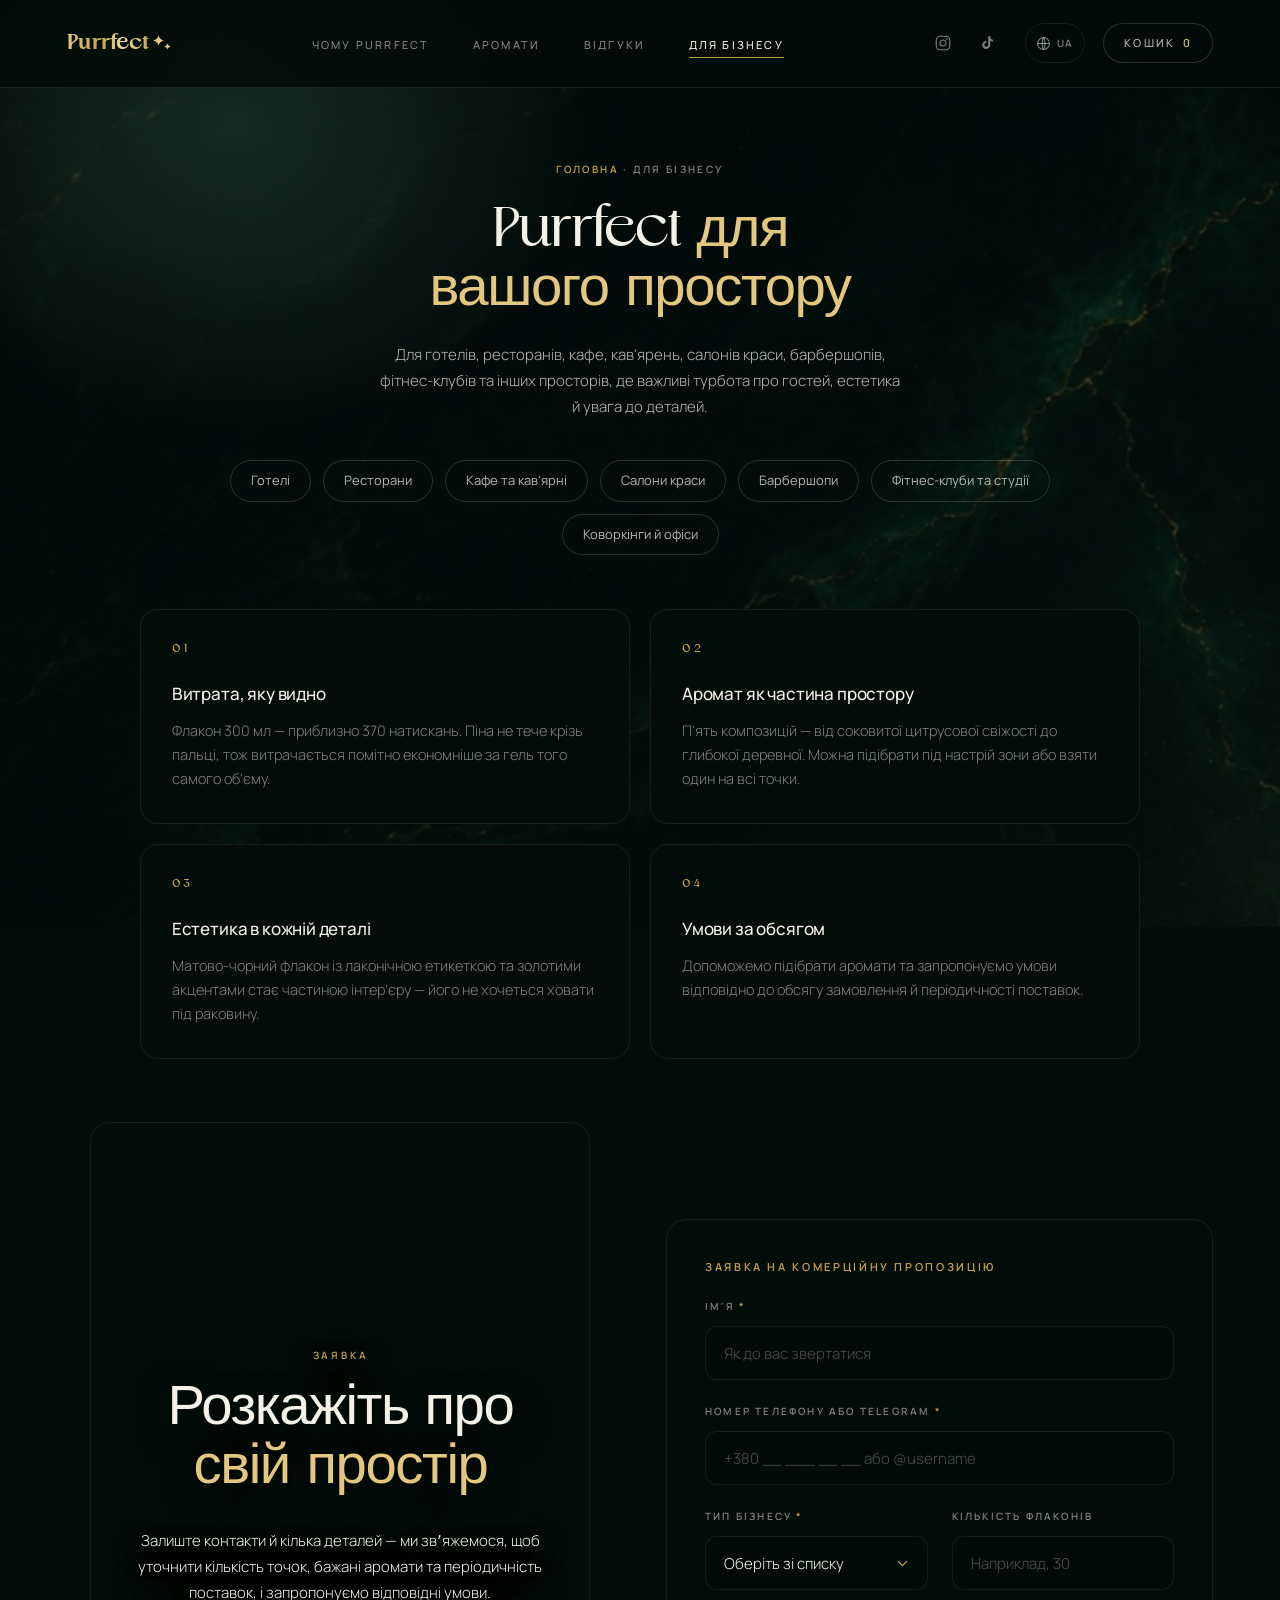
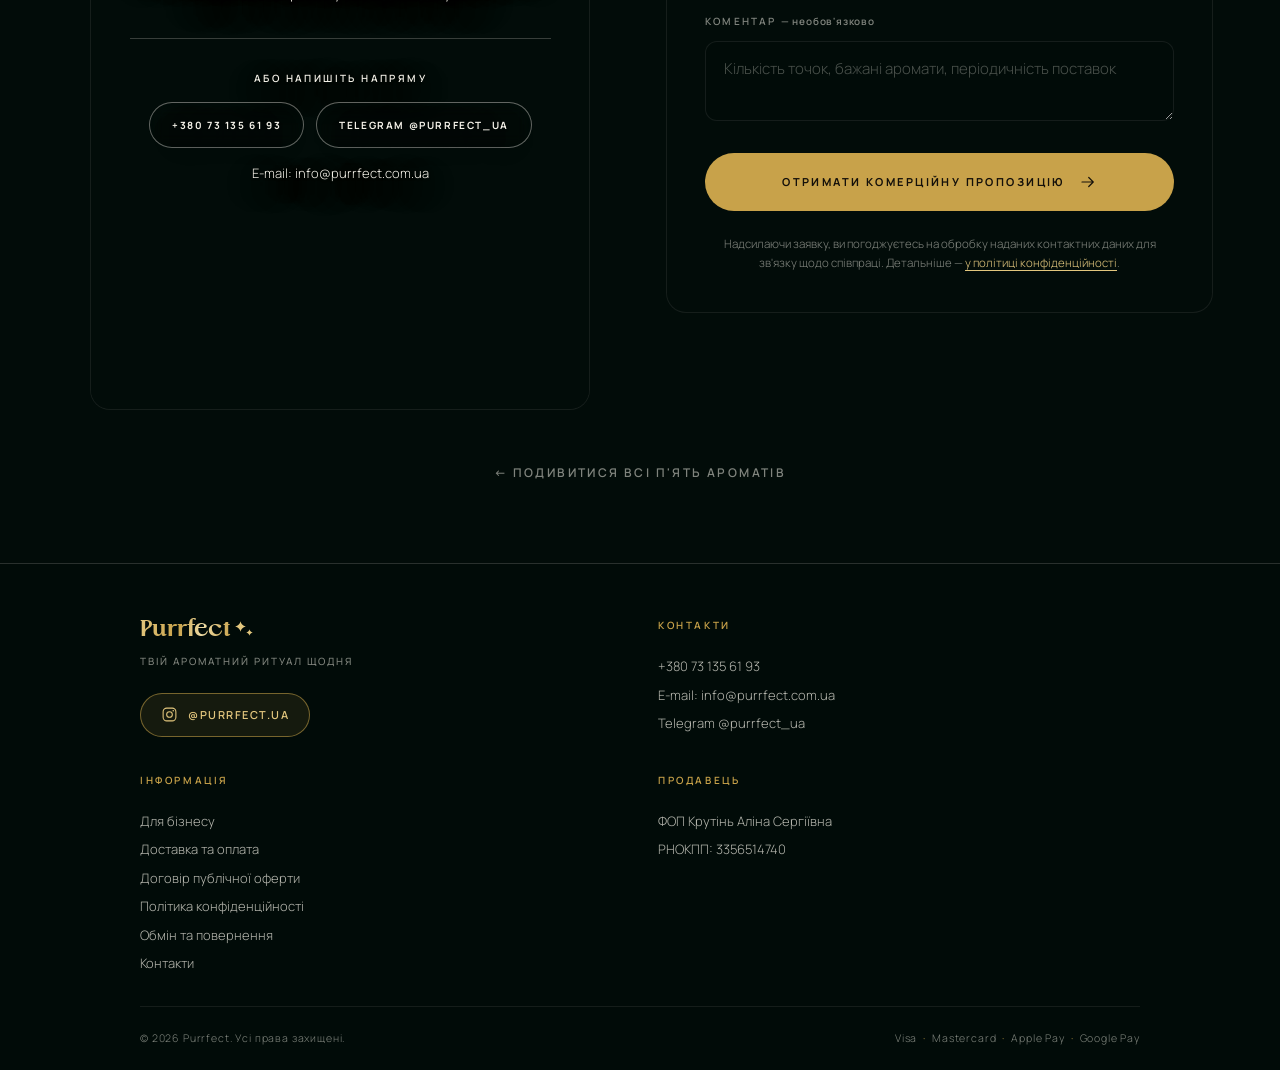
<file: dlia-biznesu.html>
<!doctype html>
<html lang="uk" class="no-js">
<head>
<meta charset="utf-8">
<meta name="viewport" content="width=device-width, initial-scale=1">
<title>Для бізнесу — Purrfect</title>
<meta name="description" content="Мило-піна Purrfect для готелів, ресторанів, кав'ярень, салонів краси, барбершопів і фітнес-клубів. Підберемо аромати та запропонуємо умови відповідно до обсягу замовлення.">
<meta name="theme-color" content="#04120E">
<script>document.documentElement.classList.replace("no-js","js");</script>

<link rel="canonical" href="https://purrfect.com.ua/dlia-biznesu">
<meta property="og:type" content="website">
<meta property="og:url" content="https://purrfect.com.ua/dlia-biznesu">
<meta property="og:site_name" content="Purrfect">
<meta property="og:title" content="Purrfect для вашого простору">
<meta property="og:description" content="Мило-піна Purrfect для готелів, ресторанів, кав'ярень і салонів краси. Умови — відповідно до обсягу замовлення.">
<meta property="og:image" content="https://purrfect.com.ua/image/hero-lemon.jpg">
<meta property="og:locale" content="uk_UA">

<link rel="preload" href="image/bg-marble.jpg" as="image">
<link rel="preload" href="sans/Original-Light.woff2" as="font" type="font/woff2" crossorigin>
<link rel="preconnect" href="https://fonts.googleapis.com">
<link rel="preconnect" href="https://fonts.gstatic.com" crossorigin>
<link rel="stylesheet" href="https://fonts.googleapis.com/css2?family=Manrope:wght@300;400;500;600;700&display=swap">
<link rel="stylesheet" href="styles.css?v=86">
</head>
<body>

<div class="bg-scene" aria-hidden="true"></div>

<a class="skip-link" href="#biznes-content">Перейти до основного вмісту</a>

<header class="topbar topbar--solid">
  <a class="logo" href="index.html" aria-label="Purrfect — на головну"><span class="logo__word">Purrfect</span><svg class="logo__spark" viewBox="0 0 44 36" width="22" height="18" fill="currentColor" aria-hidden="true"><g transform="translate(15 13) scale(0.33)"><path d="M0 -32 C1.6 -17.2 14.8 -4 32 0 C14.8 4 1.6 17.2 0 32 C-1.6 17.2 -14.8 4 -32 0 C-14.8 -4 -1.6 -17.2 0 -32 Z"/></g><g transform="translate(33 25) scale(0.20)"><path d="M0 -32 C1.6 -17.2 14.8 -4 32 0 C14.8 4 1.6 17.2 0 32 C-1.6 17.2 -14.8 4 -32 0 C-14.8 -4 -1.6 -17.2 0 -32 Z"/></g></svg></a>

  <nav class="nav" aria-label="Основна навігація">
    <ul class="nav__list">
      <li><a href="index.html#chomu">Чому Purrfect</a></li>
      <li><a href="index.html#aromaty">Аромати</a></li>
      <li><a href="index.html#vidhuky">Відгуки</a></li>
      <li><a class="is-current" href="dlia-biznesu.html" aria-current="page">Для бізнесу</a></li>
    </ul>
  </nav>

  <div class="topbar__actions">
    <ul class="topbar__social">
      <li>
        <a class="iconlink" href="https://www.instagram.com/purrfect.ua"
           target="_blank" rel="noopener noreferrer" aria-label="Purrfect в Instagram" title="Instagram">
          <svg viewBox="0 0 24 24" width="18" height="18" fill="none" aria-hidden="true">
            <rect x="3" y="3" width="18" height="18" rx="5.2" stroke="currentColor" stroke-width="1.5"/>
            <circle cx="12" cy="12" r="4" stroke="currentColor" stroke-width="1.5"/>
            <circle cx="17.3" cy="6.7" r="1.15" fill="currentColor"/>
          </svg>
        </a>
      </li>
      <li>
        <a class="iconlink" href="https://www.tiktok.com/@purrfect.ua"
           target="_blank" rel="noopener noreferrer" aria-label="Purrfect у TikTok" title="TikTok">
          <svg viewBox="0 0 24 24" width="18" height="18" aria-hidden="true">
            <path fill="currentColor" d="M16.4 3h-2.8v11.4a2.6 2.6 0 1 1-2.2-2.6V9.2a5.4 5.4 0 1 0 5 5.4V9.1a6.3 6.3 0 0 0 3.6 1.1V7.5c-2-.2-3.4-1.6-3.6-3.6V3z"/>
          </svg>
        </a>
      </li>
    </ul>

    <!-- Перемикач мови. Українська — основна: вона лежить прямо в розмітці,
         російська підставляється словником i18n.js. Кнопка стоїть у
         topbar__actions, а не серед соцмереж, бо ті ховаються на телефоні. -->
    <button class="iconlink iconlink--lang" type="button" data-lang-toggle
            aria-label="Змінити мову" title="Русский">
      <svg viewBox="0 0 24 24" width="17" height="17" fill="none" aria-hidden="true">
        <circle cx="12" cy="12" r="8.4" stroke="currentColor" stroke-width="1.5"/>
        <path d="M3.6 12h16.8" stroke="currentColor" stroke-width="1.5"/>
        <path d="M12 3.6c2.5 2.7 2.5 14.1 0 16.8M12 3.6c-2.5 2.7-2.5 14.1 0 16.8"
              stroke="currentColor" stroke-width="1.5"/>
      </svg>
      <span class="iconlink__lang" data-lang-code>UA</span>
    </button>
    <button class="cart" type="button" data-cart-open aria-haspopup="dialog" aria-controls="koshyk">
      Кошик <span class="cart__count" data-cart-count aria-label="товарів у кошику">0</span>
    </button>
  </div>

  <button class="burger" type="button" aria-label="Меню" aria-expanded="false" aria-controls="mobile-nav">
    <span></span><span></span>
  </button>
</header>

<div class="mobile-nav" id="mobile-nav" hidden>
  <nav aria-label="Мобільна навігація">
    <ul>
      <li><a href="index.html#chomu">Чому Purrfect</a></li>
      <li><a href="index.html#aromaty">Аромати</a></li>
      <li><a href="index.html#vidhuky">Відгуки</a></li>
      <li><a href="dlia-biznesu.html">Для бізнесу</a></li>
      <li><a href="index.html">На головну</a></li>
    </ul>
    <ul class="mobile-nav__social">
      <li><a href="https://www.instagram.com/purrfect.ua" target="_blank" rel="noopener noreferrer">Instagram</a></li>
      <li><a href="https://www.tiktok.com/@purrfect.ua" target="_blank" rel="noopener noreferrer">TikTok</a></li>
    </ul>
  </nav>
</div>

<main class="page" id="biznes-content">
  <div class="wrap">

    <div class="page__head">
      <p class="page__crumbs"><a href="index.html">Головна</a> · Для бізнесу</p>
      <h1 class="h2 h2--center">Purrfect <em>для вашого простору</em></h1>
      <p class="lead lead--center">
        Для готелів, ресторанів, кафе, кав'ярень, салонів краси, барбершопів,
        фітнес-клубів та інших просторів, де важливі турбота про гостей,
        естетика й увага до деталей.
      </p>
    </div>

    <ul class="chips" aria-label="Кому підходить">
      <li>Готелі</li>
      <li>Ресторани</li>
      <li>Кафе та кав'ярні</li>
      <li>Салони краси</li>
      <li>Барбершопи</li>
      <li>Фітнес-клуби та студії</li>
      <li>Коворкінги й офіси</li>
    </ul>

    <ul class="perks perks--biz">
      <li class="perk" data-reveal>
        <span class="perk__no">01</span>
        <h2>Витрата, яку видно</h2>
        <p>Флакон 300 мл — приблизно 370 натискань. Піна не тече крізь пальці,
        тож витрачається помітно економніше за гель того самого об'єму.</p>
      </li>
      <li class="perk" data-reveal>
        <span class="perk__no">02</span>
        <h2>Аромат як частина простору</h2>
        <p>П'ять композицій — від соковитої цитрусової свіжості до глибокої
        деревної. Можна підібрати під настрій зони або взяти один на всі точки.</p>
      </li>
      <li class="perk" data-reveal>
        <span class="perk__no">03</span>
        <h2>Естетика в кожній деталі</h2>
        <p>Матово-чорний флакон із лаконічною етикеткою та золотими акцентами
        стає частиною інтер'єру — його не хочеться ховати під раковину.</p>
      </li>
      <li class="perk" data-reveal>
        <span class="perk__no">04</span>
        <h2>Умови за обсягом</h2>
        <p>Допоможемо підібрати аромати та запропонуємо умови відповідно
        до обсягу замовлення й періодичності поставок.</p>
      </li>
    </ul>

    <div class="b2b" id="zayavka">
      <div class="b2b__copy" data-reveal>
        <div class="b2b__media" aria-hidden="true">
          <video data-b2b-video src="video/biznes-bg.mp4" autoplay muted loop playsinline preload="metadata"></video>
        </div>
        <div class="b2b__scrim" aria-hidden="true"></div>

        <div class="b2b__content">
          <p class="b2b__label">Заявка</p>
          <h2 class="h2">Розкажіть про <em>свій простір</em></h2>
          <p class="lead">
            Залиште контакти й кілька деталей — ми звʼяжемося, щоб уточнити
            кількість точок, бажані аромати та періодичність поставок,
            і запропонуємо відповідні умови.
          </p>

          <div class="b2b__direct">
            <p class="b2b__direct-ttl">Або напишіть напряму</p>
            <div class="b2b__direct-actions">
              <a class="btn btn--ghost btn--sm" href="tel:+380731356193">
                <span>+380 73 135 61 93</span>
              </a>
              <a class="btn btn--ghost btn--sm" href="https://t.me/purrfect_ua" target="_blank" rel="noopener noreferrer">
                <span>Telegram @purrfect_ua</span>
              </a>
            </div>
            <p class="b2b__direct-note">E-mail: <a href="mailto:info@purrfect.com.ua">info@purrfect.com.ua</a></p>
          </div>
        </div>
      </div>

      <form class="b2b__form" data-b2b-form novalidate data-reveal>
        <h2 class="order__ttl">Заявка на комерційну пропозицію</h2>

        <div class="grid2">
          <label class="field field--wide">
            <span class="field__label">Ім'я <i>*</i></span>
            <input type="text" name="name" autocomplete="name" placeholder="Як до вас звертатися">
            <span class="field__err" data-err></span>
          </label>

          <label class="field field--wide">
            <span class="field__label">Номер телефону або Telegram <i>*</i></span>
            <input type="text" name="contact" autocomplete="tel" placeholder="+380 __ ___ __ __ або @username">
            <span class="field__err" data-err></span>
          </label>

          <label class="field">
            <span class="field__label">Тип бізнесу <i>*</i></span>
            <select name="business">
              <option value="">Оберіть зі списку</option>
              <option>Готель</option>
              <option>Ресторан</option>
              <option>Кафе, кав'ярня</option>
              <option>Салон краси</option>
              <option>Барбершоп</option>
              <option>Фітнес-клуб, студія</option>
              <option>Коворкінг, офіс</option>
              <option>Інше</option>
            </select>
            <span class="field__err" data-err></span>
          </label>

          <label class="field">
            <span class="field__label">Кількість флаконів</span>
            <input type="text" name="volume" inputmode="numeric" placeholder="Наприклад, 30">
          </label>

          <label class="field field--wide">
            <span class="field__label">Коментар <i class="opt">— необов'язково</i></span>
            <textarea name="comment" rows="2" placeholder="Кількість точок, бажані аромати, періодичність поставок"></textarea>
          </label>
        </div>

        <button class="btn btn--full" type="submit" data-b2b-submit>
          <span data-b2b-label>Отримати комерційну пропозицію</span>
          <svg viewBox="0 0 24 24" width="18" height="18" fill="none" aria-hidden="true">
            <path d="M4 12h15M13 6l6 6-6 6" stroke="currentColor" stroke-width="1.6" stroke-linecap="round" stroke-linejoin="round"/>
          </svg>
        </button>

        <p class="order__status" data-b2b-status role="status" aria-live="polite"></p>

        <p class="order__fine">
          Надсилаючи заявку, ви погоджуєтесь на обробку наданих контактних даних
          для зв'язку щодо співпраці. Детальніше —
          <a href="polityka-konfidentsiynosti.html">у політиці конфіденційності</a>.
        </p>
      </form>
    </div>

    <p class="page__back">
      <a href="index.html#aromaty">← Подивитися всі п'ять ароматів</a>
    </p>

  </div>
</main>

<footer class="footer">
  <div class="wrap">
    <div class="footer__grid">
      <div class="footer__brand">
        <a class="logo logo--footer" href="index.html"><span class="logo__word">Purrfect</span><svg class="logo__spark" viewBox="0 0 44 36" width="22" height="18" fill="currentColor" aria-hidden="true"><g transform="translate(15 13) scale(0.33)"><path d="M0 -32 C1.6 -17.2 14.8 -4 32 0 C14.8 4 1.6 17.2 0 32 C-1.6 17.2 -14.8 4 -32 0 C-14.8 -4 -1.6 -17.2 0 -32 Z"/></g><g transform="translate(33 25) scale(0.20)"><path d="M0 -32 C1.6 -17.2 14.8 -4 32 0 C14.8 4 1.6 17.2 0 32 C-1.6 17.2 -14.8 4 -32 0 C-14.8 -4 -1.6 -17.2 0 -32 Z"/></g></svg></a>
        <p class="footer__tag">Твій ароматний ритуал щодня</p>

        <ul class="socials">
          <li>
            <a class="social" href="https://www.instagram.com/purrfect.ua"
               target="_blank" rel="noopener noreferrer" aria-label="Purrfect в Instagram">
              <svg viewBox="0 0 24 24" width="17" height="17" fill="none" aria-hidden="true">
                <rect x="3" y="3" width="18" height="18" rx="5.2" stroke="currentColor" stroke-width="1.5"/>
                <circle cx="12" cy="12" r="4" stroke="currentColor" stroke-width="1.5"/>
                <circle cx="17.3" cy="6.7" r="1.15" fill="currentColor"/>
              </svg>
              <span>@purrfect.ua</span>
            </a>
          </li>
        </ul>
      </div>
      <div class="footer__col">
        <p class="footer__label">Контакти</p>
        <ul class="footer__list">
          <li><a href="tel:+380731356193">+380 73 135 61 93</a></li>
          <li>E-mail: <a href="mailto:info@purrfect.com.ua">info@purrfect.com.ua</a></li>
          <li><a href="https://t.me/purrfect_ua" target="_blank" rel="noopener noreferrer">Telegram @purrfect_ua</a></li>
        </ul>
      </div>
      <div class="footer__col">
        <p class="footer__label">Інформація</p>
        <ul class="footer__list">
          <li><a href="dlia-biznesu.html">Для бізнесу</a></li>
          <li><a href="dostavka.html">Доставка та оплата</a></li>
          <li><a href="oferta.html">Договір публічної оферти</a></li>
          <li><a href="polityka-konfidentsiynosti.html">Політика конфіденційності</a></li>
          <li><a href="obmin-ta-povernennia.html">Обмін та повернення</a></li>
          <li><a href="kontakty.html">Контакти</a></li>
        </ul>
      </div>
      <div class="footer__col">
        <p class="footer__label">Продавець</p>
        <ul class="footer__list">
          <li>ФОП Крутінь Аліна Сергіївна</li>
          <li>РНОКПП: 3356514740</li>
        </ul>
      </div>
    </div>
    <div class="footer__bottom">
      <p class="footer__legal">© <span data-year>2026</span> Purrfect. Усі права захищені.</p>
      <p class="footer__pay">Visa <span>·</span> Mastercard <span>·</span> Apple&nbsp;Pay <span>·</span> Google&nbsp;Pay</p>
    </div>
  </div>
</footer>

<div class="drawer" id="koshyk" role="dialog" aria-modal="true" aria-label="Кошик" hidden>
  <div class="drawer__scrim" data-cart-close></div>
  <aside class="drawer__panel">
    <header class="drawer__head">
      <p class="drawer__ttl">Кошик</p>
      <div class="drawer__head-actions">
        <button class="drawer__clear" type="button" data-cart-clear hidden>Очистити</button>
        <button class="drawer__close" type="button" data-cart-close aria-label="Закрити кошик">
          <svg viewBox="0 0 24 24" width="20" height="20" fill="none" aria-hidden="true">
            <path d="M6 6l12 12M18 6L6 18" stroke="currentColor" stroke-width="1.5" stroke-linecap="round"/>
          </svg>
        </button>
      </div>
    </header>
    <div class="drawer__body" data-cart-body></div>
    <footer class="drawer__foot" data-cart-foot></footer>
  </aside>
</div>

<script src="script.js?v=86" defer></script>
<script src="i18n.js?v=86" defer></script>
</body>
</html>
</file>
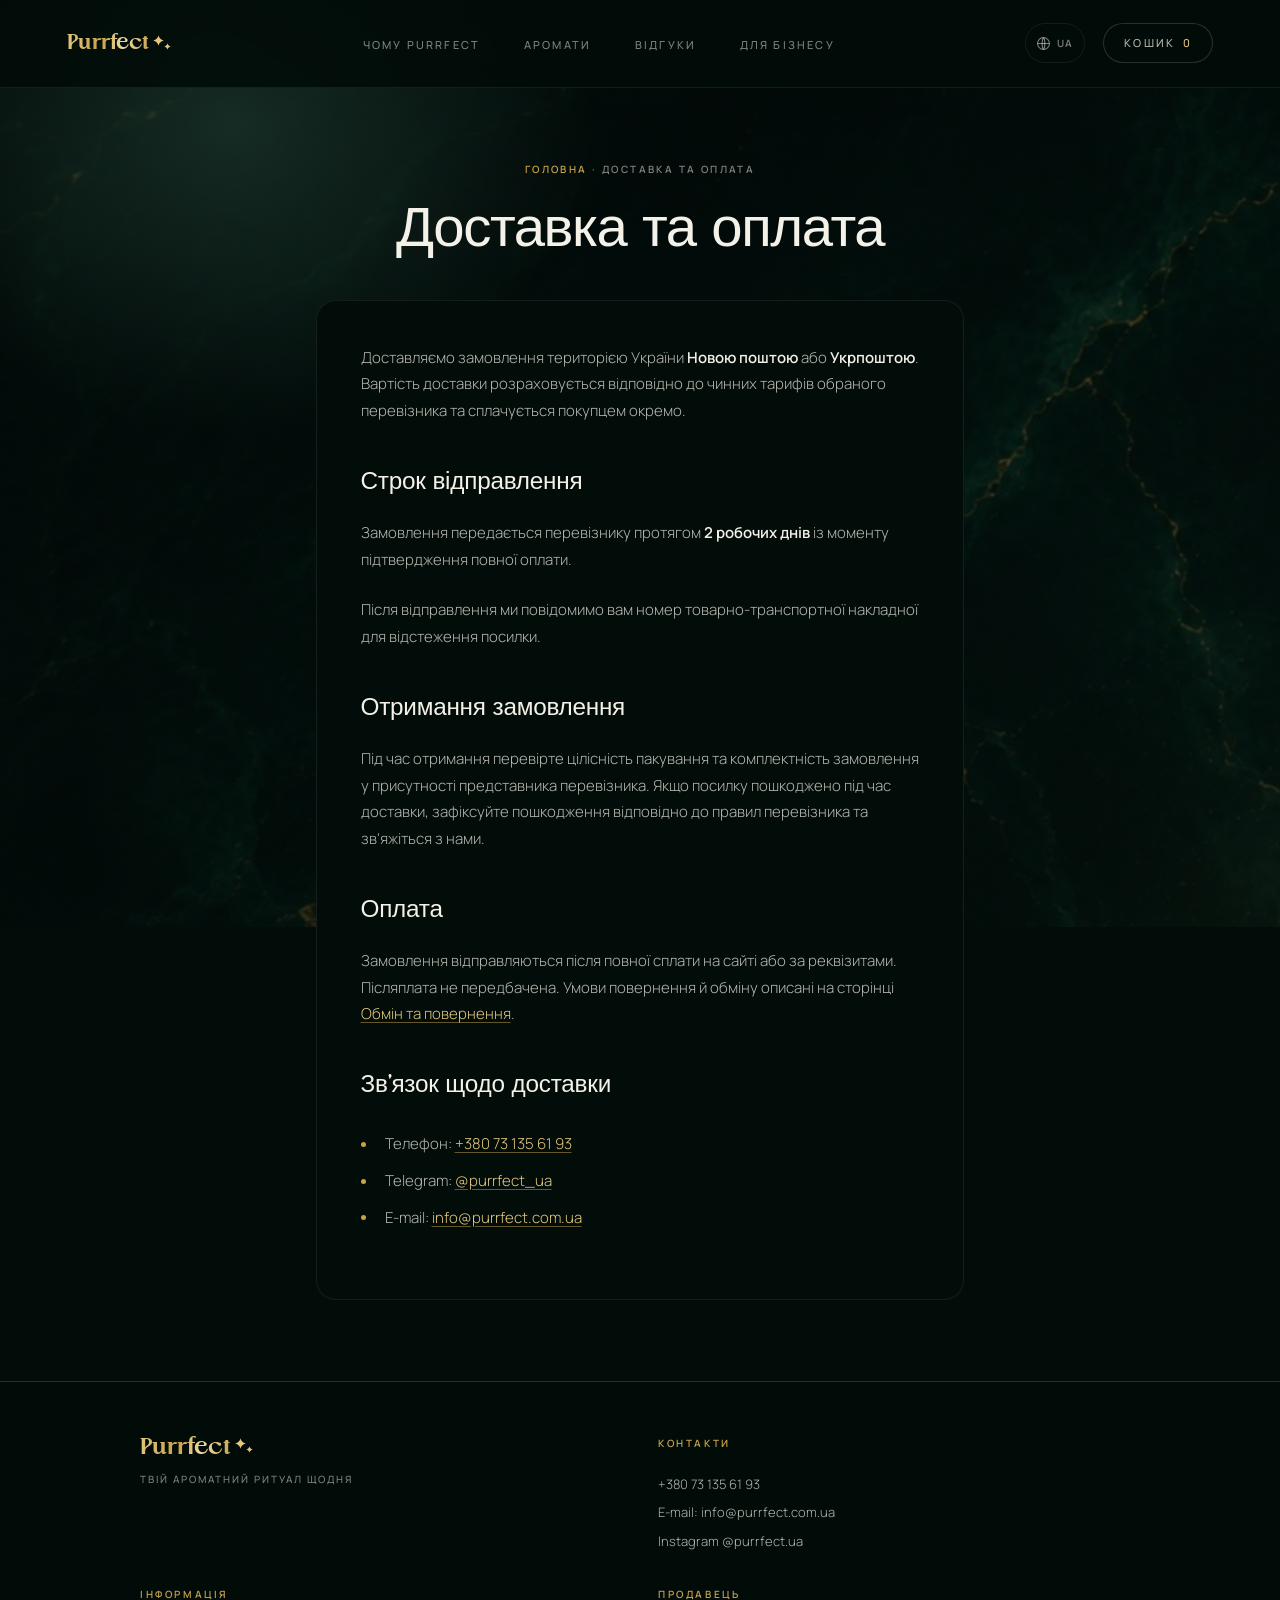
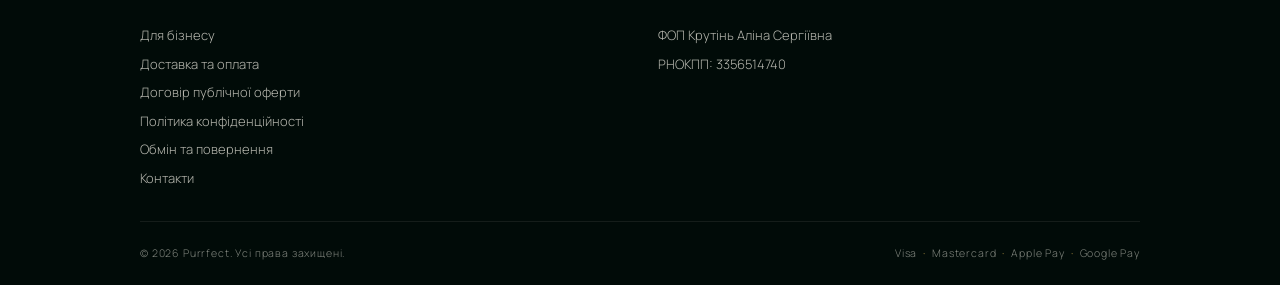
<file: dostavka.html>
<!doctype html>
<html lang="uk" class="no-js">
<head>
<meta charset="utf-8">
<meta name="viewport" content="width=device-width, initial-scale=1">
<title>Доставка та оплата — Purrfect</title>
<meta name="description" content="Умови доставки Purrfect: Нова пошта та Укрпошта по Україні, строки передання замовлення перевізнику, перевірка посилки при отриманні.">
<meta name="theme-color" content="#04120E">
<link rel="canonical" href="https://purrfect.com.ua/dostavka">
<script>document.documentElement.classList.replace("no-js","js");</script>

<link rel="preload" href="image/bg-marble.jpg" as="image">
<link rel="preconnect" href="https://fonts.googleapis.com">
<link rel="preconnect" href="https://fonts.gstatic.com" crossorigin>
<link rel="stylesheet" href="https://fonts.googleapis.com/css2?family=Manrope:wght@300;400;500;600;700&display=swap">
<link rel="stylesheet" href="styles.css?v=86">
</head>
<body>

<div class="bg-scene" aria-hidden="true"></div>

<header class="topbar topbar--solid">
  <a class="logo" href="index.html" aria-label="Purrfect — на головну"><span class="logo__word">Purrfect</span><svg class="logo__spark" viewBox="0 0 44 36" width="22" height="18" fill="currentColor" aria-hidden="true"><g transform="translate(15 13) scale(0.33)"><path d="M0 -32 C1.6 -17.2 14.8 -4 32 0 C14.8 4 1.6 17.2 0 32 C-1.6 17.2 -14.8 4 -32 0 C-14.8 -4 -1.6 -17.2 0 -32 Z"/></g><g transform="translate(33 25) scale(0.20)"><path d="M0 -32 C1.6 -17.2 14.8 -4 32 0 C14.8 4 1.6 17.2 0 32 C-1.6 17.2 -14.8 4 -32 0 C-14.8 -4 -1.6 -17.2 0 -32 Z"/></g></svg></a>
  <nav class="nav" aria-label="Основна навігація">
    <ul class="nav__list">
      <li><a href="index.html#chomu">Чому Purrfect</a></li>
      <li><a href="index.html#aromaty">Аромати</a></li>
      <li><a href="index.html#vidhuky">Відгуки</a></li>
      <li><a href="dlia-biznesu.html">Для бізнесу</a></li>
    </ul>
  </nav>
  <div class="topbar__actions">
    <!-- Перемикач мови. Українська — основна: вона лежить прямо в розмітці,
         російська підставляється словником i18n.js. Кнопка стоїть у
         topbar__actions, а не серед соцмереж, бо ті ховаються на телефоні. -->
    <button class="iconlink iconlink--lang" type="button" data-lang-toggle
            aria-label="Змінити мову" title="Русский">
      <svg viewBox="0 0 24 24" width="17" height="17" fill="none" aria-hidden="true">
        <circle cx="12" cy="12" r="8.4" stroke="currentColor" stroke-width="1.5"/>
        <path d="M3.6 12h16.8" stroke="currentColor" stroke-width="1.5"/>
        <path d="M12 3.6c2.5 2.7 2.5 14.1 0 16.8M12 3.6c-2.5 2.7-2.5 14.1 0 16.8"
              stroke="currentColor" stroke-width="1.5"/>
      </svg>
      <span class="iconlink__lang" data-lang-code>UA</span>
    </button>
    <button class="cart" type="button" data-cart-open aria-haspopup="dialog" aria-controls="koshyk">
      Кошик <span class="cart__count" data-cart-count aria-label="товарів у кошику">0</span>
    </button>
  </div>
  <button class="burger" type="button" aria-label="Меню" aria-expanded="false" aria-controls="mobile-nav">
    <span></span><span></span>
  </button>
</header>

<div class="mobile-nav" id="mobile-nav" hidden>
  <nav aria-label="Мобільна навігація">
    <ul>
      <li><a href="index.html#chomu">Чому Purrfect</a></li>
      <li><a href="index.html#aromaty">Аромати</a></li>
      <li><a href="index.html#vidhuky">Відгуки</a></li>
      <li><a href="dlia-biznesu.html">Для бізнесу</a></li>
      <li><a href="index.html">На головну</a></li>
    </ul>
  </nav>
</div>

<main class="page">
  <div class="wrap">

    <div class="page__head">
      <p class="page__crumbs"><a href="index.html">Головна</a> · Доставка та оплата</p>
      <h1 class="h2 h2--center">Доставка та оплата</h1>
    </div>

    <article class="doc" translate="no" lang="uk">
      <p>
        Доставляємо замовлення територією України <b>Новою поштою</b> або
        <b>Укрпоштою</b>. Вартість доставки розраховується відповідно до чинних
        тарифів обраного перевізника та сплачується покупцем окремо.
      </p>

      <h2>Строк відправлення</h2>
      <p>
        Замовлення передається перевізнику протягом <b>2 робочих днів</b>
        із моменту підтвердження повної оплати.
      </p>
      <p>
        Після відправлення ми повідомимо вам номер товарно-транспортної накладної
        для відстеження посилки.
      </p>

      <h2>Отримання замовлення</h2>
      <p>
        Під час отримання перевірте цілісність пакування та комплектність замовлення
        у присутності представника перевізника. Якщо посилку пошкоджено під час
        доставки, зафіксуйте пошкодження відповідно до правил перевізника
        та зв'яжіться з нами.
      </p>

      <h2>Оплата</h2>
      <p>
        Замовлення відправляються після повної сплати на сайті або за реквізитами.
        Післяплата не передбачена. Умови повернення й обміну описані на сторінці
        <a href="obmin-ta-povernennia.html">Обмін та повернення</a>.
      </p>

      <h2>Зв'язок щодо доставки</h2>
      <ul>
        <li>Телефон: <a href="tel:+380731356193">+380 73 135 61 93</a></li>
        <li>Telegram: <a href="https://t.me/purrfect_ua" target="_blank" rel="noopener noreferrer">@purrfect_ua</a></li>
        <li>E-mail: <a href="mailto:info@purrfect.com.ua">info@purrfect.com.ua</a></li>
      </ul>
    </article>

  </div>
</main>

<footer class="footer">
  <div class="wrap">
    <div class="footer__grid">
      <div class="footer__brand">
        <a class="logo logo--footer" href="index.html"><span class="logo__word">Purrfect</span><svg class="logo__spark" viewBox="0 0 44 36" width="22" height="18" fill="currentColor" aria-hidden="true"><g transform="translate(15 13) scale(0.33)"><path d="M0 -32 C1.6 -17.2 14.8 -4 32 0 C14.8 4 1.6 17.2 0 32 C-1.6 17.2 -14.8 4 -32 0 C-14.8 -4 -1.6 -17.2 0 -32 Z"/></g><g transform="translate(33 25) scale(0.20)"><path d="M0 -32 C1.6 -17.2 14.8 -4 32 0 C14.8 4 1.6 17.2 0 32 C-1.6 17.2 -14.8 4 -32 0 C-14.8 -4 -1.6 -17.2 0 -32 Z"/></g></svg></a>
        <p class="footer__tag">Твій ароматний ритуал щодня</p>
      </div>
      <div class="footer__col">
        <p class="footer__label">Контакти</p>
        <ul class="footer__list">
          <li><a href="tel:+380731356193">+380 73 135 61 93</a></li>
          <li>E-mail: <a href="mailto:info@purrfect.com.ua">info@purrfect.com.ua</a></li>
          <li><a href="https://www.instagram.com/purrfect.ua" target="_blank" rel="noopener noreferrer">Instagram @purrfect.ua</a></li>
        </ul>
      </div>
      <div class="footer__col">
        <p class="footer__label">Інформація</p>
        <ul class="footer__list">
          <li><a href="dlia-biznesu.html">Для бізнесу</a></li>
          <li><a href="dostavka.html">Доставка та оплата</a></li>
          <li><a href="oferta.html">Договір публічної оферти</a></li>
          <li><a href="polityka-konfidentsiynosti.html">Політика конфіденційності</a></li>
          <li><a href="obmin-ta-povernennia.html">Обмін та повернення</a></li>
          <li><a href="kontakty.html">Контакти</a></li>
        </ul>
      </div>
      <div class="footer__col">
        <p class="footer__label">Продавець</p>
        <ul class="footer__list">
          <li>ФОП Крутінь Аліна Сергіївна</li>
          <li>РНОКПП: 3356514740</li>
        </ul>
      </div>
    </div>
    <div class="footer__bottom">
      <p class="footer__legal">© <span data-year>2026</span> Purrfect. Усі права захищені.</p>
      <p class="footer__pay">Visa <span>·</span> Mastercard <span>·</span> Apple&nbsp;Pay <span>·</span> Google&nbsp;Pay</p>
    </div>
  </div>
</footer>

<div class="drawer" id="koshyk" role="dialog" aria-modal="true" aria-label="Кошик" hidden>
  <div class="drawer__scrim" data-cart-close></div>
  <aside class="drawer__panel">
    <header class="drawer__head">
      <p class="drawer__ttl">Кошик</p>
      <div class="drawer__head-actions">
        <button class="drawer__clear" type="button" data-cart-clear hidden>Очистити</button>
        <button class="drawer__close" type="button" data-cart-close aria-label="Закрити кошик">
          <svg viewBox="0 0 24 24" width="20" height="20" fill="none" aria-hidden="true">
            <path d="M6 6l12 12M18 6L6 18" stroke="currentColor" stroke-width="1.5" stroke-linecap="round"/>
          </svg>
        </button>
      </div>
    </header>
    <div class="drawer__body" data-cart-body></div>
    <footer class="drawer__foot" data-cart-foot></footer>
  </aside>
</div>

<script src="script.js?v=86" defer></script>
<script src="i18n.js?v=86" defer></script>
</body>
</html>
</file>
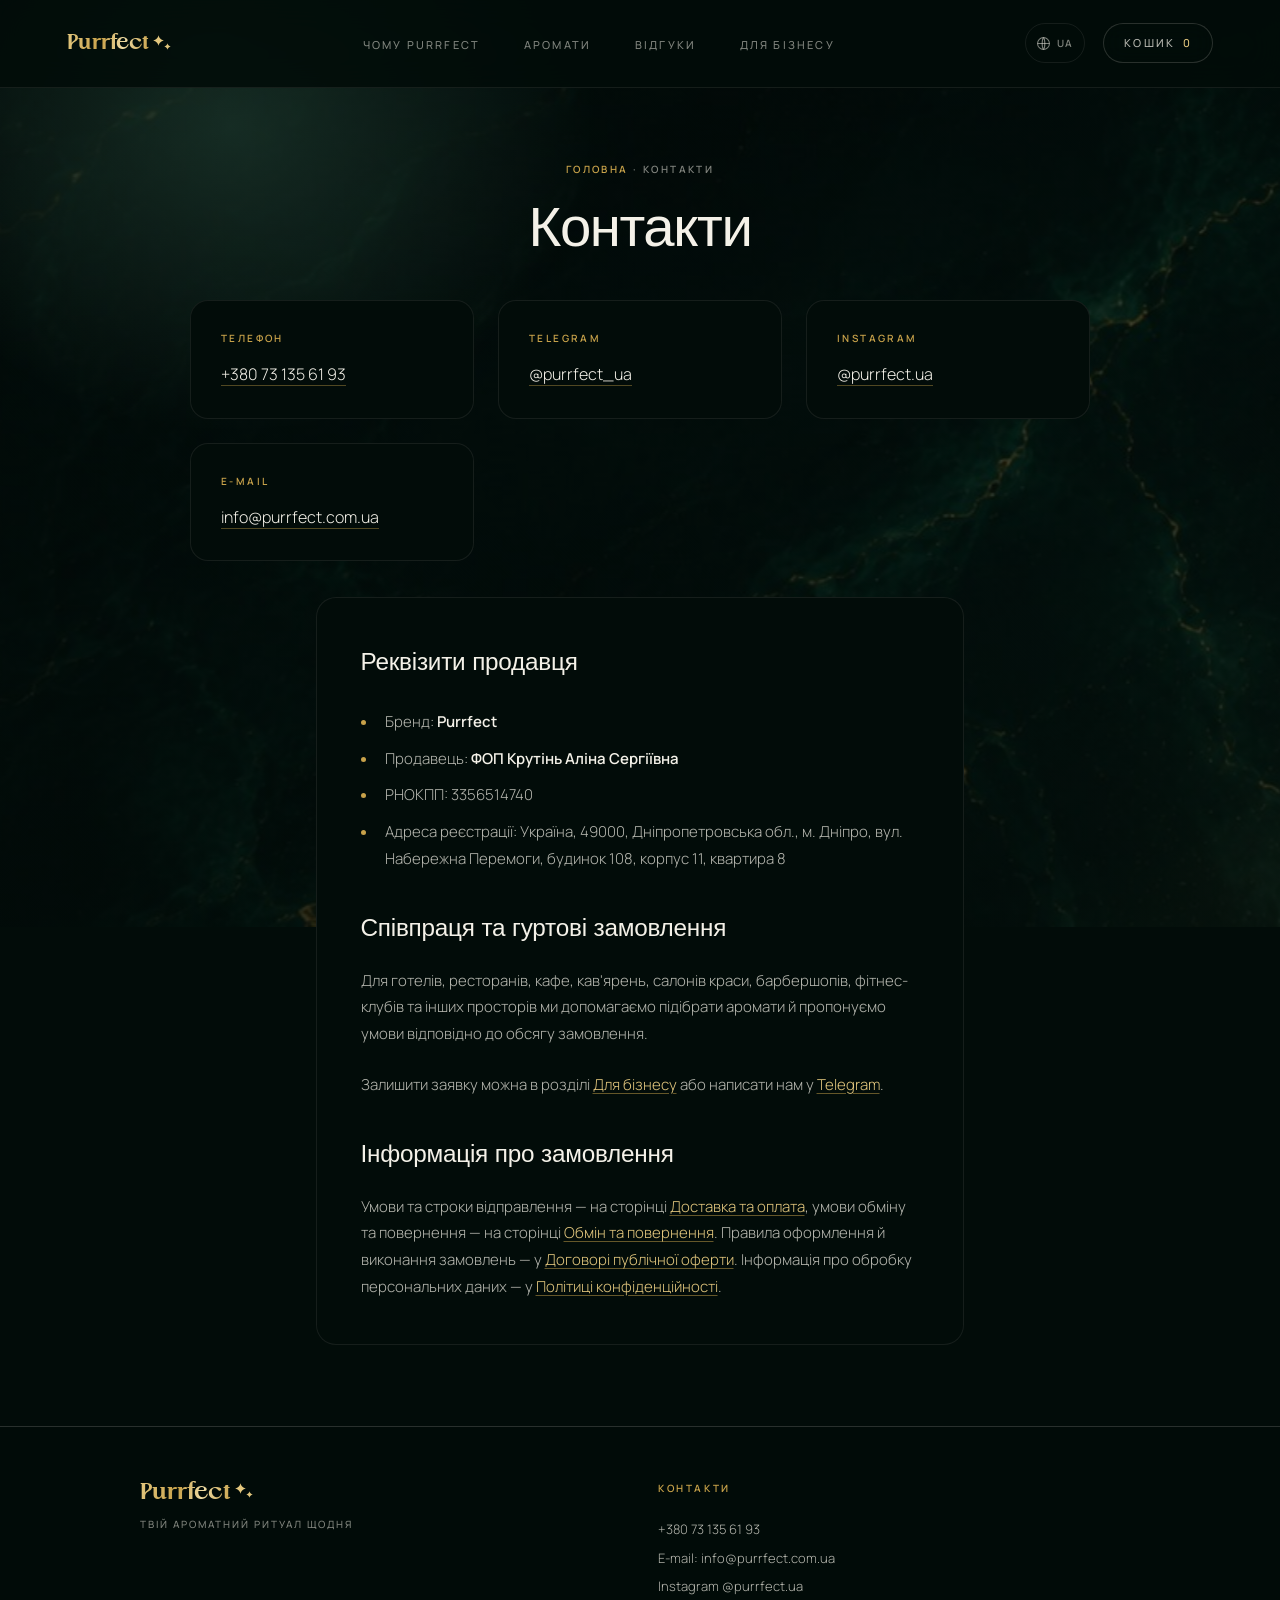
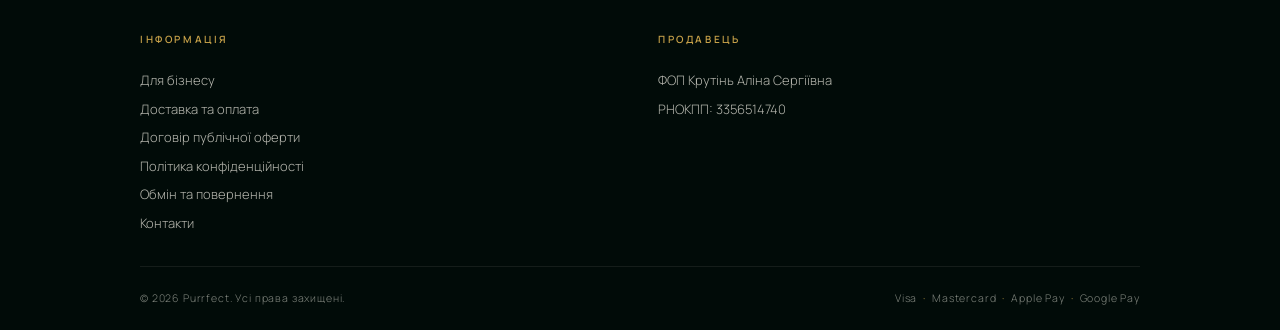
<file: kontakty.html>
<!doctype html>
<html lang="uk" class="no-js">
<head>
<meta charset="utf-8">
<meta name="viewport" content="width=device-width, initial-scale=1">
<title>Контакти — Purrfect</title>
<meta name="description" content="Контакти Purrfect: телефон, Telegram, Instagram та реквізити продавця — ФОП Крутінь Аліна Сергіївна.">
<meta name="theme-color" content="#04120E">
<link rel="canonical" href="https://purrfect.com.ua/kontakty">
<script>document.documentElement.classList.replace("no-js","js");</script>

<link rel="preload" href="image/bg-marble.jpg" as="image">
<link rel="preconnect" href="https://fonts.googleapis.com">
<link rel="preconnect" href="https://fonts.gstatic.com" crossorigin>
<link rel="stylesheet" href="https://fonts.googleapis.com/css2?family=Manrope:wght@300;400;500;600;700&display=swap">
<link rel="stylesheet" href="styles.css?v=86">
</head>
<body>

<div class="bg-scene" aria-hidden="true"></div>

<header class="topbar topbar--solid">
  <a class="logo" href="index.html" aria-label="Purrfect — на головну"><span class="logo__word">Purrfect</span><svg class="logo__spark" viewBox="0 0 44 36" width="22" height="18" fill="currentColor" aria-hidden="true"><g transform="translate(15 13) scale(0.33)"><path d="M0 -32 C1.6 -17.2 14.8 -4 32 0 C14.8 4 1.6 17.2 0 32 C-1.6 17.2 -14.8 4 -32 0 C-14.8 -4 -1.6 -17.2 0 -32 Z"/></g><g transform="translate(33 25) scale(0.20)"><path d="M0 -32 C1.6 -17.2 14.8 -4 32 0 C14.8 4 1.6 17.2 0 32 C-1.6 17.2 -14.8 4 -32 0 C-14.8 -4 -1.6 -17.2 0 -32 Z"/></g></svg></a>
  <nav class="nav" aria-label="Основна навігація">
    <ul class="nav__list">
      <li><a href="index.html#chomu">Чому Purrfect</a></li>
      <li><a href="index.html#aromaty">Аромати</a></li>
      <li><a href="index.html#vidhuky">Відгуки</a></li>
      <li><a href="dlia-biznesu.html">Для бізнесу</a></li>
    </ul>
  </nav>
  <div class="topbar__actions">
    <!-- Перемикач мови. Українська — основна: вона лежить прямо в розмітці,
         російська підставляється словником i18n.js. Кнопка стоїть у
         topbar__actions, а не серед соцмереж, бо ті ховаються на телефоні. -->
    <button class="iconlink iconlink--lang" type="button" data-lang-toggle
            aria-label="Змінити мову" title="Русский">
      <svg viewBox="0 0 24 24" width="17" height="17" fill="none" aria-hidden="true">
        <circle cx="12" cy="12" r="8.4" stroke="currentColor" stroke-width="1.5"/>
        <path d="M3.6 12h16.8" stroke="currentColor" stroke-width="1.5"/>
        <path d="M12 3.6c2.5 2.7 2.5 14.1 0 16.8M12 3.6c-2.5 2.7-2.5 14.1 0 16.8"
              stroke="currentColor" stroke-width="1.5"/>
      </svg>
      <span class="iconlink__lang" data-lang-code>UA</span>
    </button>
    <button class="cart" type="button" data-cart-open aria-haspopup="dialog" aria-controls="koshyk">
      Кошик <span class="cart__count" data-cart-count aria-label="товарів у кошику">0</span>
    </button>
  </div>
  <button class="burger" type="button" aria-label="Меню" aria-expanded="false" aria-controls="mobile-nav">
    <span></span><span></span>
  </button>
</header>

<div class="mobile-nav" id="mobile-nav" hidden>
  <nav aria-label="Мобільна навігація">
    <ul>
      <li><a href="index.html#chomu">Чому Purrfect</a></li>
      <li><a href="index.html#aromaty">Аромати</a></li>
      <li><a href="index.html#vidhuky">Відгуки</a></li>
      <li><a href="dlia-biznesu.html">Для бізнесу</a></li>
      <li><a href="index.html">На головну</a></li>
    </ul>
  </nav>
</div>

<main class="page">
  <div class="wrap">

    <div class="page__head">
      <p class="page__crumbs"><a href="index.html">Головна</a> · Контакти</p>
      <h1 class="h2 h2--center">Контакти</h1>
    </div>

    <div class="contacts">
      <div class="contact-card">
        <p class="contact-card__label">Телефон</p>
        <p class="contact-card__value"><a href="tel:+380731356193">+380 73 135 61 93</a></p>
      </div>

      <div class="contact-card">
        <p class="contact-card__label">Telegram</p>
        <p class="contact-card__value">
          <a href="https://t.me/purrfect_ua" target="_blank" rel="noopener noreferrer">@purrfect_ua</a>
        </p>
      </div>

      <div class="contact-card">
        <p class="contact-card__label">Instagram</p>
        <p class="contact-card__value">
          <a href="https://www.instagram.com/purrfect.ua" target="_blank" rel="noopener noreferrer">@purrfect.ua</a>
        </p>
      </div>

      <div class="contact-card">
        <p class="contact-card__label">E-mail</p>
        <p class="contact-card__value"><a href="mailto:info@purrfect.com.ua">info@purrfect.com.ua</a></p>
      </div>
    </div>

    <article class="doc" translate="no" lang="uk">
      <h2>Реквізити продавця</h2>
      <ul>
        <li>Бренд: <b>Purrfect</b></li>
        <li>Продавець: <b>ФОП Крутінь Аліна Сергіївна</b></li>
        <li>РНОКПП: 3356514740</li>
        <li>Адреса реєстрації: Україна, 49000, Дніпропетровська обл., м. Дніпро, вул. Набережна Перемоги, будинок 108, корпус 11, квартира 8</li>
      </ul>

      <h2>Співпраця та гуртові замовлення</h2>
      <p>
        Для готелів, ресторанів, кафе, кав'ярень, салонів краси, барбершопів,
        фітнес-клубів та інших просторів ми допомагаємо підібрати аромати
        й пропонуємо умови відповідно до обсягу замовлення.
      </p>
      <p>
        Залишити заявку можна в розділі <a href="dlia-biznesu.html">Для бізнесу</a>
        або написати нам у
        <a href="https://t.me/purrfect_ua" target="_blank" rel="noopener noreferrer">Telegram</a>.
      </p>

      <h2>Інформація про замовлення</h2>
      <p>
        Умови та строки відправлення — на сторінці
        <a href="dostavka.html">Доставка та оплата</a>, умови обміну та повернення —
        на сторінці <a href="obmin-ta-povernennia.html">Обмін та повернення</a>.
        Правила оформлення й виконання замовлень — у
        <a href="oferta.html">Договорі публічної оферти</a>. Інформація про обробку
        персональних даних — у
        <a href="polityka-konfidentsiynosti.html">Політиці конфіденційності</a>.
      </p>
    </article>

  </div>
</main>

<footer class="footer">
  <div class="wrap">
    <div class="footer__grid">
      <div class="footer__brand">
        <a class="logo logo--footer" href="index.html"><span class="logo__word">Purrfect</span><svg class="logo__spark" viewBox="0 0 44 36" width="22" height="18" fill="currentColor" aria-hidden="true"><g transform="translate(15 13) scale(0.33)"><path d="M0 -32 C1.6 -17.2 14.8 -4 32 0 C14.8 4 1.6 17.2 0 32 C-1.6 17.2 -14.8 4 -32 0 C-14.8 -4 -1.6 -17.2 0 -32 Z"/></g><g transform="translate(33 25) scale(0.20)"><path d="M0 -32 C1.6 -17.2 14.8 -4 32 0 C14.8 4 1.6 17.2 0 32 C-1.6 17.2 -14.8 4 -32 0 C-14.8 -4 -1.6 -17.2 0 -32 Z"/></g></svg></a>
        <p class="footer__tag">Твій ароматний ритуал щодня</p>
      </div>
      <div class="footer__col">
        <p class="footer__label">Контакти</p>
        <ul class="footer__list">
          <li><a href="tel:+380731356193">+380 73 135 61 93</a></li>
          <li>E-mail: <a href="mailto:info@purrfect.com.ua">info@purrfect.com.ua</a></li>
          <li><a href="https://www.instagram.com/purrfect.ua" target="_blank" rel="noopener noreferrer">Instagram @purrfect.ua</a></li>
        </ul>
      </div>
      <div class="footer__col">
        <p class="footer__label">Інформація</p>
        <ul class="footer__list">
          <li><a href="dlia-biznesu.html">Для бізнесу</a></li>
          <li><a href="dostavka.html">Доставка та оплата</a></li>
          <li><a href="oferta.html">Договір публічної оферти</a></li>
          <li><a href="polityka-konfidentsiynosti.html">Політика конфіденційності</a></li>
          <li><a href="obmin-ta-povernennia.html">Обмін та повернення</a></li>
          <li><a href="kontakty.html">Контакти</a></li>
        </ul>
      </div>
      <div class="footer__col">
        <p class="footer__label">Продавець</p>
        <ul class="footer__list">
          <li>ФОП Крутінь Аліна Сергіївна</li>
          <li>РНОКПП: 3356514740</li>
        </ul>
      </div>
    </div>
    <div class="footer__bottom">
      <p class="footer__legal">© <span data-year>2026</span> Purrfect. Усі права захищені.</p>
      <p class="footer__pay">Visa <span>·</span> Mastercard <span>·</span> Apple&nbsp;Pay <span>·</span> Google&nbsp;Pay</p>
    </div>
  </div>
</footer>

<div class="drawer" id="koshyk" role="dialog" aria-modal="true" aria-label="Кошик" hidden>
  <div class="drawer__scrim" data-cart-close></div>
  <aside class="drawer__panel">
    <header class="drawer__head">
      <p class="drawer__ttl">Кошик</p>
      <div class="drawer__head-actions">
        <button class="drawer__clear" type="button" data-cart-clear hidden>Очистити</button>
        <button class="drawer__close" type="button" data-cart-close aria-label="Закрити кошик">
          <svg viewBox="0 0 24 24" width="20" height="20" fill="none" aria-hidden="true">
            <path d="M6 6l12 12M18 6L6 18" stroke="currentColor" stroke-width="1.5" stroke-linecap="round"/>
          </svg>
        </button>
      </div>
    </header>
    <div class="drawer__body" data-cart-body></div>
    <footer class="drawer__foot" data-cart-foot></footer>
  </aside>
</div>

<script src="script.js?v=86" defer></script>
<script src="i18n.js?v=86" defer></script>
</body>
</html>
</file>
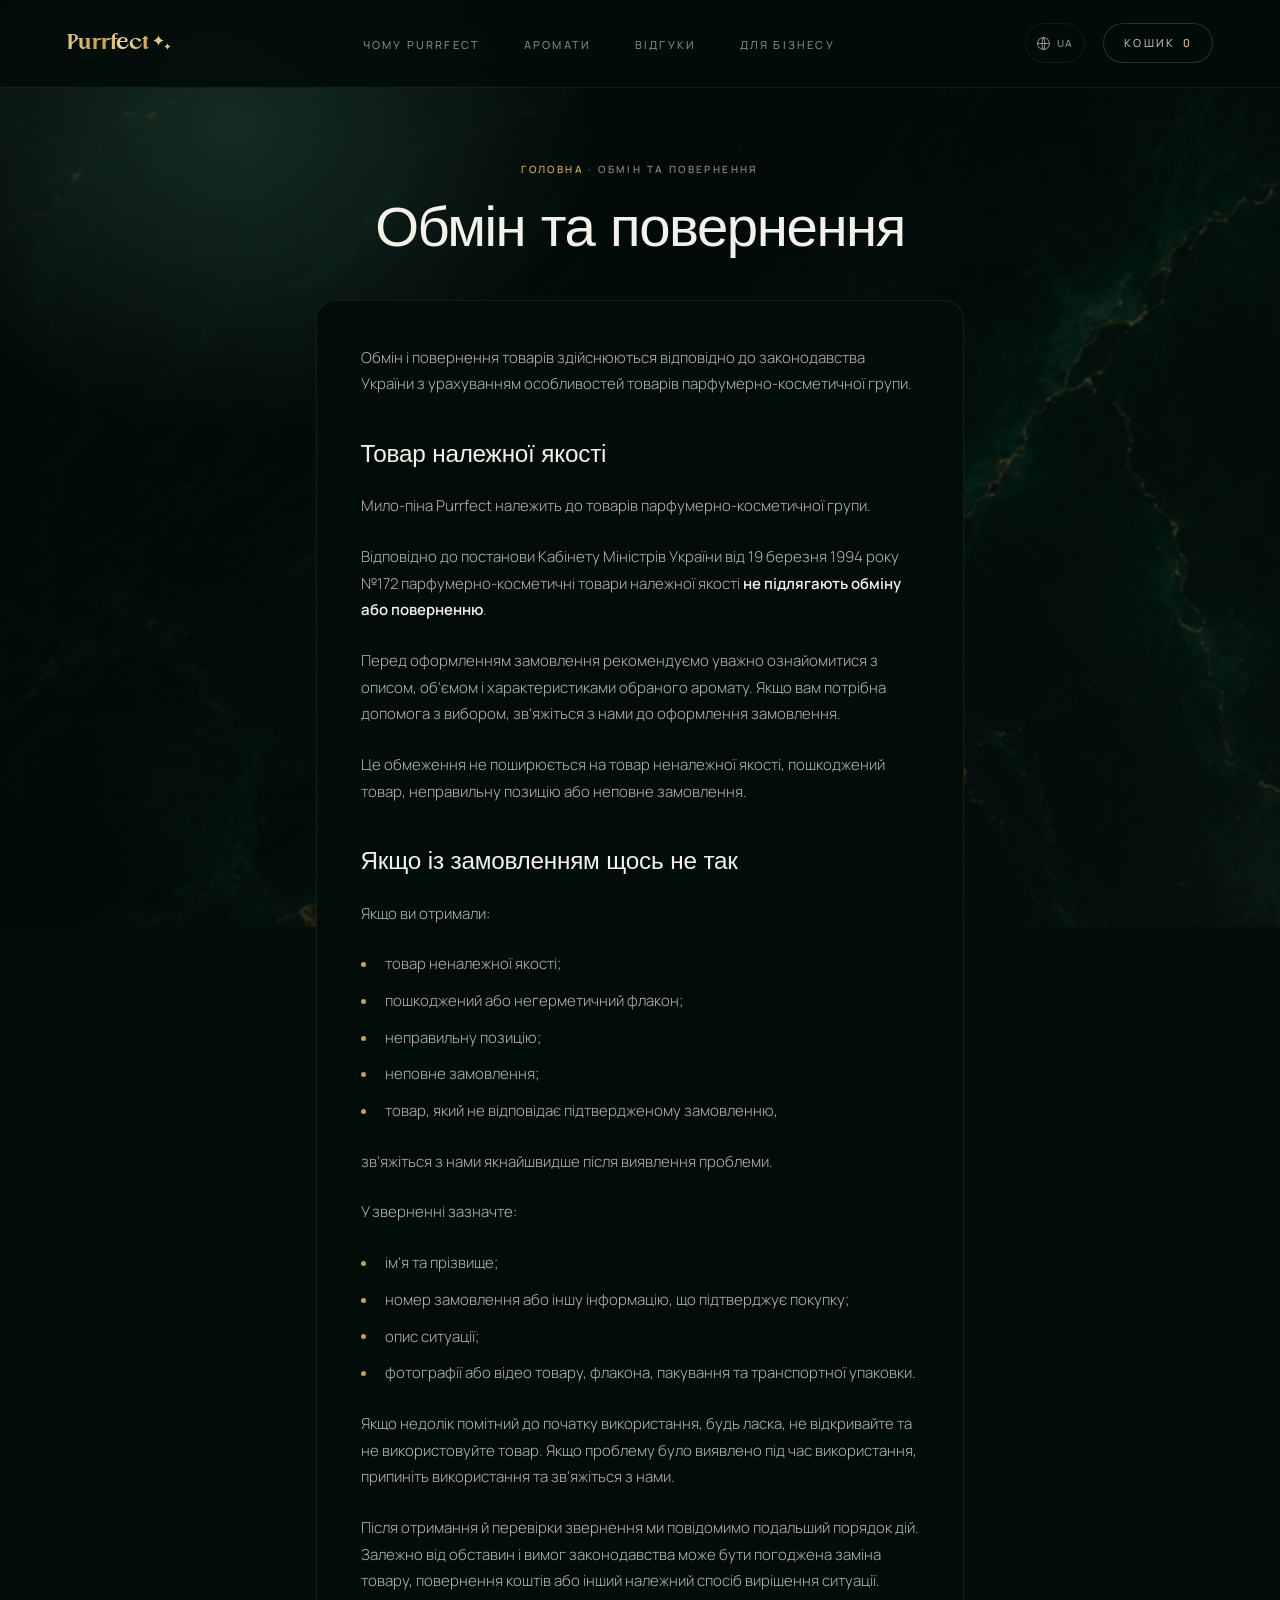
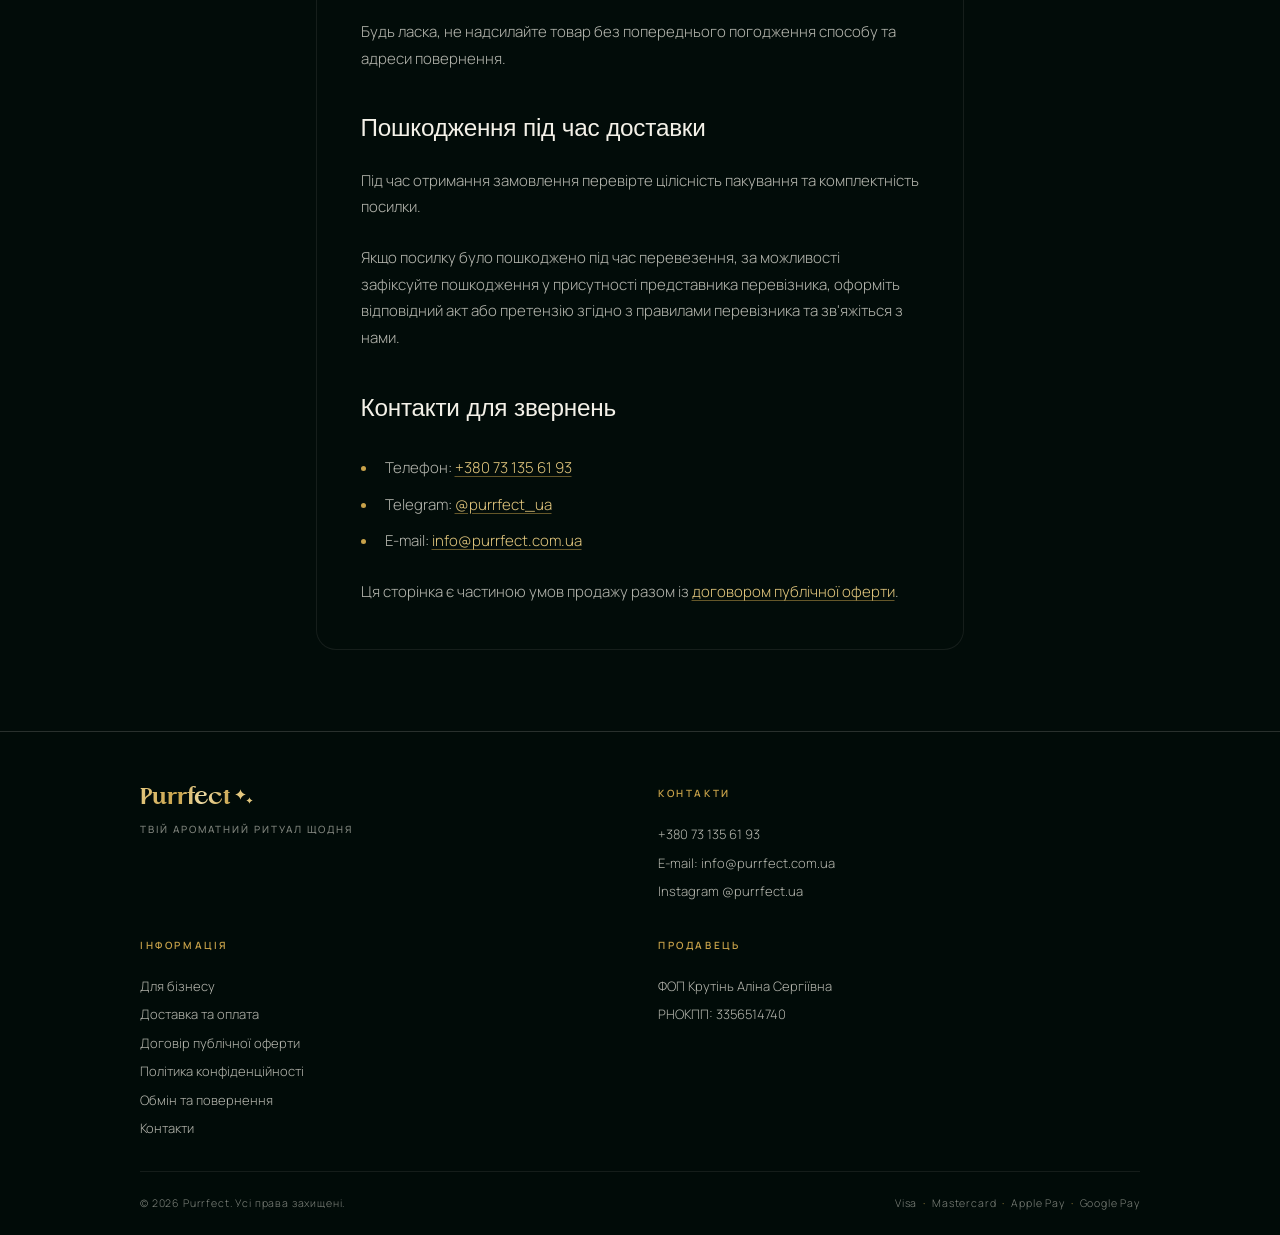
<file: obmin-ta-povernennia.html>
<!doctype html>
<html lang="uk" class="no-js">
<head>
<meta charset="utf-8">
<meta name="viewport" content="width=device-width, initial-scale=1">
<title>Обмін та повернення — Purrfect</title>
<meta name="description" content="Умови обміну та повернення товарів Purrfect відповідно до законодавства України з урахуванням особливостей парфумерно-косметичної групи.">
<meta name="theme-color" content="#04120E">
<link rel="canonical" href="https://purrfect.com.ua/obmin-ta-povernennia">
<script>document.documentElement.classList.replace("no-js","js");</script>

<link rel="preload" href="image/bg-marble.jpg" as="image">
<link rel="preconnect" href="https://fonts.googleapis.com">
<link rel="preconnect" href="https://fonts.gstatic.com" crossorigin>
<link rel="stylesheet" href="https://fonts.googleapis.com/css2?family=Manrope:wght@300;400;500;600;700&display=swap">
<link rel="stylesheet" href="styles.css?v=86">
</head>
<body>

<div class="bg-scene" aria-hidden="true"></div>

<header class="topbar topbar--solid">
  <a class="logo" href="index.html" aria-label="Purrfect — на головну"><span class="logo__word">Purrfect</span><svg class="logo__spark" viewBox="0 0 44 36" width="22" height="18" fill="currentColor" aria-hidden="true"><g transform="translate(15 13) scale(0.33)"><path d="M0 -32 C1.6 -17.2 14.8 -4 32 0 C14.8 4 1.6 17.2 0 32 C-1.6 17.2 -14.8 4 -32 0 C-14.8 -4 -1.6 -17.2 0 -32 Z"/></g><g transform="translate(33 25) scale(0.20)"><path d="M0 -32 C1.6 -17.2 14.8 -4 32 0 C14.8 4 1.6 17.2 0 32 C-1.6 17.2 -14.8 4 -32 0 C-14.8 -4 -1.6 -17.2 0 -32 Z"/></g></svg></a>
  <nav class="nav" aria-label="Основна навігація">
    <ul class="nav__list">
      <li><a href="index.html#chomu">Чому Purrfect</a></li>
      <li><a href="index.html#aromaty">Аромати</a></li>
      <li><a href="index.html#vidhuky">Відгуки</a></li>
      <li><a href="dlia-biznesu.html">Для бізнесу</a></li>
    </ul>
  </nav>
  <div class="topbar__actions">
    <!-- Перемикач мови. Українська — основна: вона лежить прямо в розмітці,
         російська підставляється словником i18n.js. Кнопка стоїть у
         topbar__actions, а не серед соцмереж, бо ті ховаються на телефоні. -->
    <button class="iconlink iconlink--lang" type="button" data-lang-toggle
            aria-label="Змінити мову" title="Русский">
      <svg viewBox="0 0 24 24" width="17" height="17" fill="none" aria-hidden="true">
        <circle cx="12" cy="12" r="8.4" stroke="currentColor" stroke-width="1.5"/>
        <path d="M3.6 12h16.8" stroke="currentColor" stroke-width="1.5"/>
        <path d="M12 3.6c2.5 2.7 2.5 14.1 0 16.8M12 3.6c-2.5 2.7-2.5 14.1 0 16.8"
              stroke="currentColor" stroke-width="1.5"/>
      </svg>
      <span class="iconlink__lang" data-lang-code>UA</span>
    </button>
    <button class="cart" type="button" data-cart-open aria-haspopup="dialog" aria-controls="koshyk">
      Кошик <span class="cart__count" data-cart-count aria-label="товарів у кошику">0</span>
    </button>
  </div>
  <button class="burger" type="button" aria-label="Меню" aria-expanded="false" aria-controls="mobile-nav">
    <span></span><span></span>
  </button>
</header>

<div class="mobile-nav" id="mobile-nav" hidden>
  <nav aria-label="Мобільна навігація">
    <ul>
      <li><a href="index.html#chomu">Чому Purrfect</a></li>
      <li><a href="index.html#aromaty">Аромати</a></li>
      <li><a href="index.html#vidhuky">Відгуки</a></li>
      <li><a href="dlia-biznesu.html">Для бізнесу</a></li>
      <li><a href="index.html">На головну</a></li>
    </ul>
  </nav>
</div>

<main class="page">
  <div class="wrap">

    <div class="page__head">
      <p class="page__crumbs"><a href="index.html">Головна</a> · Обмін та повернення</p>
      <h1 class="h2 h2--center">Обмін та повернення</h1>
    </div>

    <article class="doc" translate="no" lang="uk">
      <p>
        Обмін і повернення товарів здійснюються відповідно до законодавства України
        з урахуванням особливостей товарів парфумерно-косметичної групи.
      </p>

      <h2>Товар належної якості</h2>
      <p>
        Мило-піна Purrfect належить до товарів парфумерно-косметичної групи.
      </p>
      <p>
        Відповідно до постанови Кабінету Міністрів України від 19 березня 1994 року
        №172 парфумерно-косметичні товари належної якості <b>не підлягають обміну
        або поверненню</b>.
      </p>
      <p>
        Перед оформленням замовлення рекомендуємо уважно ознайомитися з описом,
        об'ємом і характеристиками обраного аромату. Якщо вам потрібна допомога
        з вибором, зв'яжіться з нами до оформлення замовлення.
      </p>
      <p>
        Це обмеження не поширюється на товар неналежної якості, пошкоджений товар,
        неправильну позицію або неповне замовлення.
      </p>

      <h2>Якщо із замовленням щось не так</h2>
      <p>Якщо ви отримали:</p>
      <ul>
        <li>товар неналежної якості;</li>
        <li>пошкоджений або негерметичний флакон;</li>
        <li>неправильну позицію;</li>
        <li>неповне замовлення;</li>
        <li>товар, який не відповідає підтвердженому замовленню,</li>
      </ul>
      <p>зв'яжіться з нами якнайшвидше після виявлення проблеми.</p>

      <p>У зверненні зазначте:</p>
      <ul>
        <li>ім'я та прізвище;</li>
        <li>номер замовлення або іншу інформацію, що підтверджує покупку;</li>
        <li>опис ситуації;</li>
        <li>фотографії або відео товару, флакона, пакування та транспортної упаковки.</li>
      </ul>

      <p>
        Якщо недолік помітний до початку використання, будь ласка, не відкривайте
        та не використовуйте товар. Якщо проблему було виявлено під час використання,
        припиніть використання та зв'яжіться з нами.
      </p>
      <p>
        Після отримання й перевірки звернення ми повідомимо подальший порядок дій.
        Залежно від обставин і вимог законодавства може бути погоджена заміна товару,
        повернення коштів або інший належний спосіб вирішення ситуації.
      </p>
      <p>
        Будь ласка, не надсилайте товар без попереднього погодження способу
        та адреси повернення.
      </p>

      <h2>Пошкодження під час доставки</h2>
      <p>
        Під час отримання замовлення перевірте цілісність пакування
        та комплектність посилки.
      </p>
      <p>
        Якщо посилку було пошкоджено під час перевезення, за можливості зафіксуйте
        пошкодження у присутності представника перевізника, оформіть відповідний акт
        або претензію згідно з правилами перевізника та зв'яжіться з нами.
      </p>

      <h2>Контакти для звернень</h2>
      <ul>
        <li>Телефон: <a href="tel:+380731356193">+380 73 135 61 93</a></li>
        <li>Telegram: <a href="https://t.me/purrfect_ua" target="_blank" rel="noopener noreferrer">@purrfect_ua</a></li>
        <li>E-mail: <a href="mailto:info@purrfect.com.ua">info@purrfect.com.ua</a></li>
      </ul>

      <p>
        Ця сторінка є частиною умов продажу разом із
        <a href="oferta.html">договором публічної оферти</a>.
      </p>
    </article>

  </div>
</main>

<footer class="footer">
  <div class="wrap">
    <div class="footer__grid">
      <div class="footer__brand">
        <a class="logo logo--footer" href="index.html"><span class="logo__word">Purrfect</span><svg class="logo__spark" viewBox="0 0 44 36" width="22" height="18" fill="currentColor" aria-hidden="true"><g transform="translate(15 13) scale(0.33)"><path d="M0 -32 C1.6 -17.2 14.8 -4 32 0 C14.8 4 1.6 17.2 0 32 C-1.6 17.2 -14.8 4 -32 0 C-14.8 -4 -1.6 -17.2 0 -32 Z"/></g><g transform="translate(33 25) scale(0.20)"><path d="M0 -32 C1.6 -17.2 14.8 -4 32 0 C14.8 4 1.6 17.2 0 32 C-1.6 17.2 -14.8 4 -32 0 C-14.8 -4 -1.6 -17.2 0 -32 Z"/></g></svg></a>
        <p class="footer__tag">Твій ароматний ритуал щодня</p>
      </div>
      <div class="footer__col">
        <p class="footer__label">Контакти</p>
        <ul class="footer__list">
          <li><a href="tel:+380731356193">+380 73 135 61 93</a></li>
          <li>E-mail: <a href="mailto:info@purrfect.com.ua">info@purrfect.com.ua</a></li>
          <li><a href="https://www.instagram.com/purrfect.ua" target="_blank" rel="noopener noreferrer">Instagram @purrfect.ua</a></li>
        </ul>
      </div>
      <div class="footer__col">
        <p class="footer__label">Інформація</p>
        <ul class="footer__list">
          <li><a href="dlia-biznesu.html">Для бізнесу</a></li>
          <li><a href="dostavka.html">Доставка та оплата</a></li>
          <li><a href="oferta.html">Договір публічної оферти</a></li>
          <li><a href="polityka-konfidentsiynosti.html">Політика конфіденційності</a></li>
          <li><a href="obmin-ta-povernennia.html">Обмін та повернення</a></li>
          <li><a href="kontakty.html">Контакти</a></li>
        </ul>
      </div>
      <div class="footer__col">
        <p class="footer__label">Продавець</p>
        <ul class="footer__list">
          <li>ФОП Крутінь Аліна Сергіївна</li>
          <li>РНОКПП: 3356514740</li>
        </ul>
      </div>
    </div>
    <div class="footer__bottom">
      <p class="footer__legal">© <span data-year>2026</span> Purrfect. Усі права захищені.</p>
      <p class="footer__pay">Visa <span>·</span> Mastercard <span>·</span> Apple&nbsp;Pay <span>·</span> Google&nbsp;Pay</p>
    </div>
  </div>
</footer>

<div class="drawer" id="koshyk" role="dialog" aria-modal="true" aria-label="Кошик" hidden>
  <div class="drawer__scrim" data-cart-close></div>
  <aside class="drawer__panel">
    <header class="drawer__head">
      <p class="drawer__ttl">Кошик</p>
      <div class="drawer__head-actions">
        <button class="drawer__clear" type="button" data-cart-clear hidden>Очистити</button>
        <button class="drawer__close" type="button" data-cart-close aria-label="Закрити кошик">
          <svg viewBox="0 0 24 24" width="20" height="20" fill="none" aria-hidden="true">
            <path d="M6 6l12 12M18 6L6 18" stroke="currentColor" stroke-width="1.5" stroke-linecap="round"/>
          </svg>
        </button>
      </div>
    </header>
    <div class="drawer__body" data-cart-body></div>
    <footer class="drawer__foot" data-cart-foot></footer>
  </aside>
</div>

<script src="script.js?v=86" defer></script>
<script src="i18n.js?v=86" defer></script>
</body>
</html>
</file>
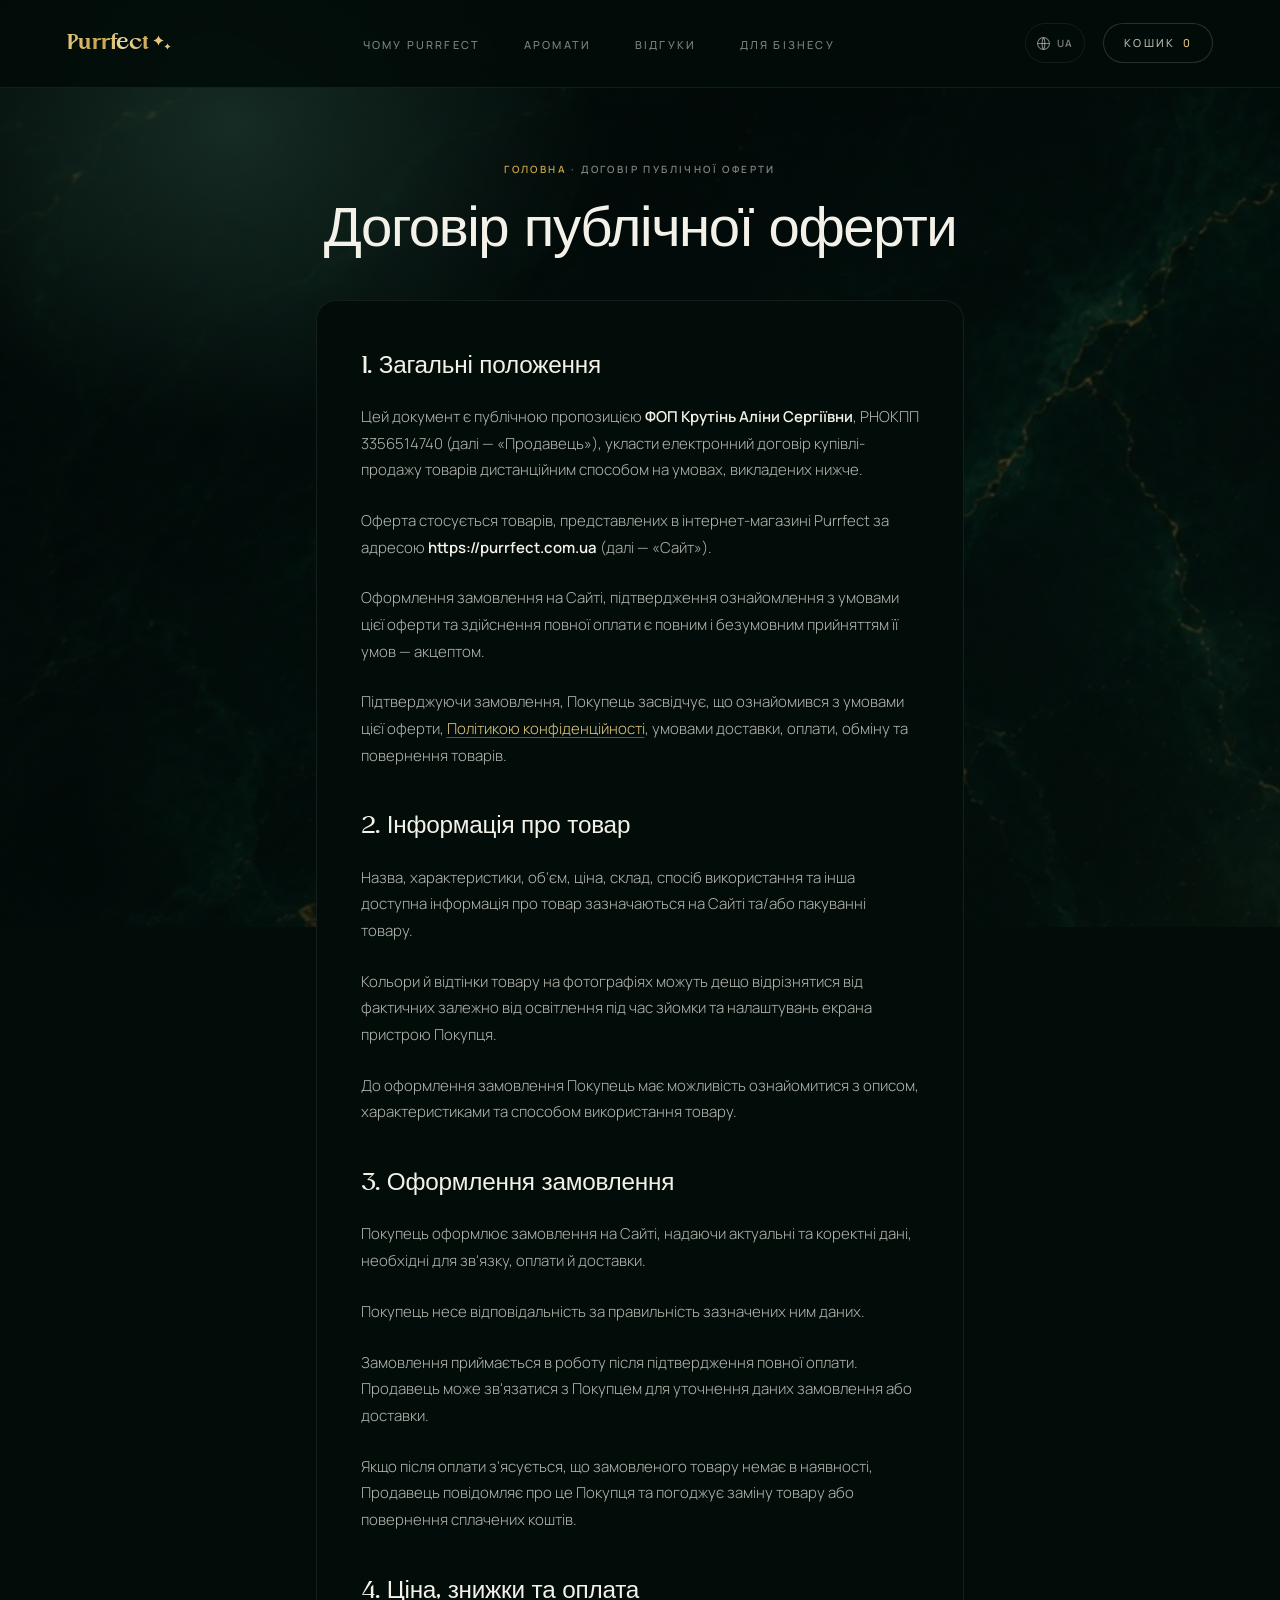
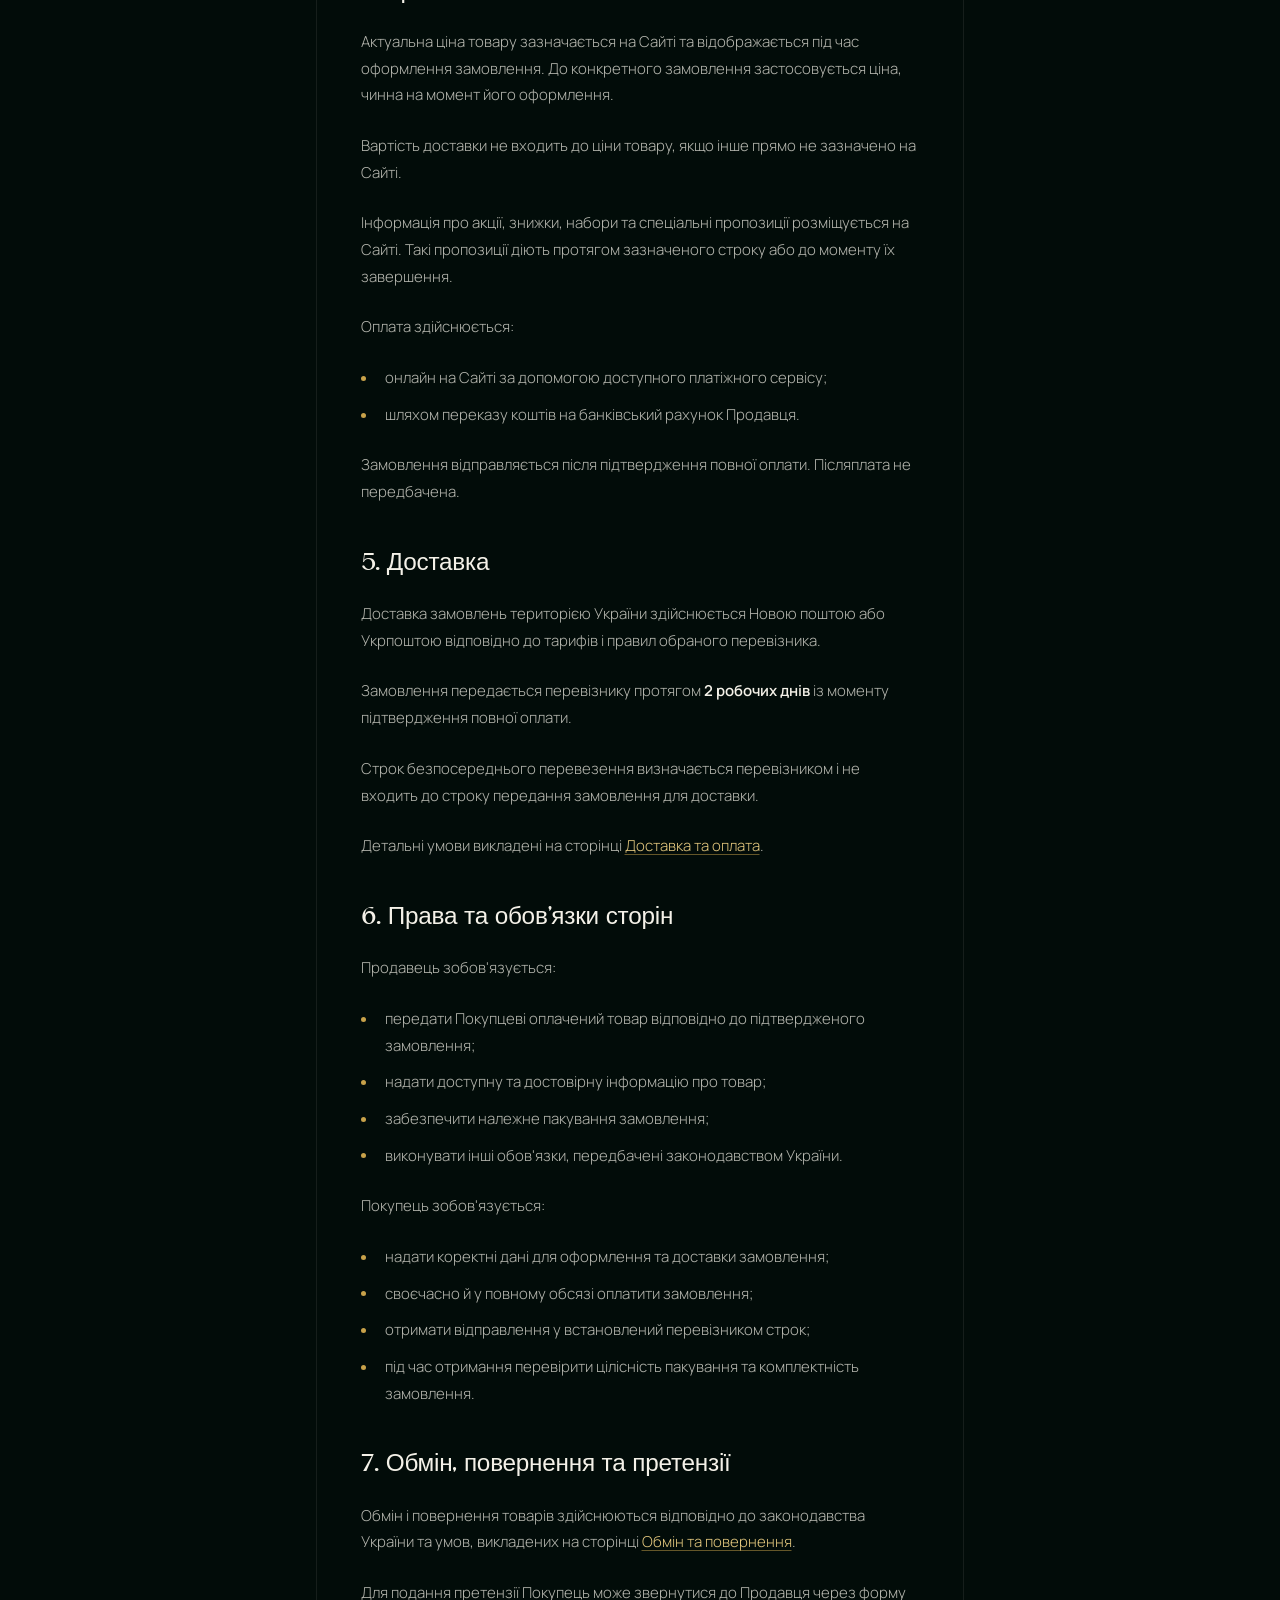
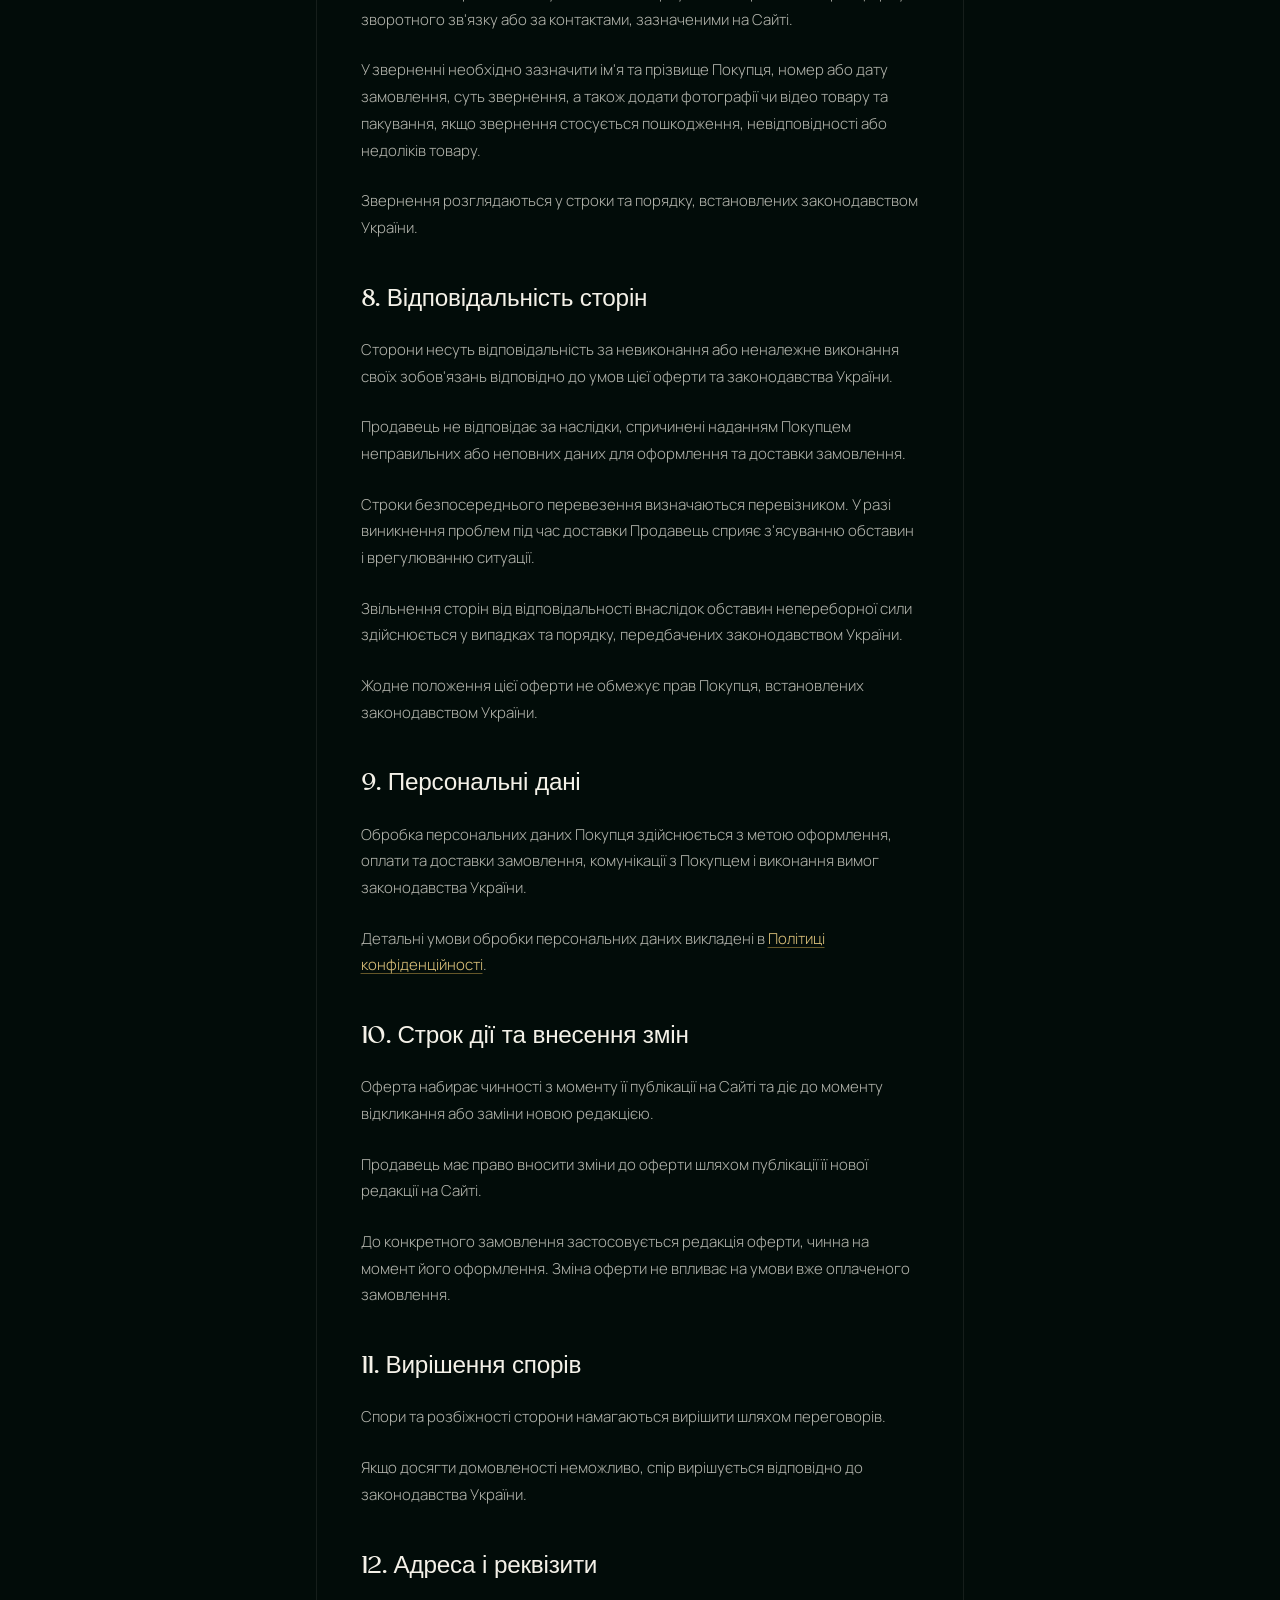
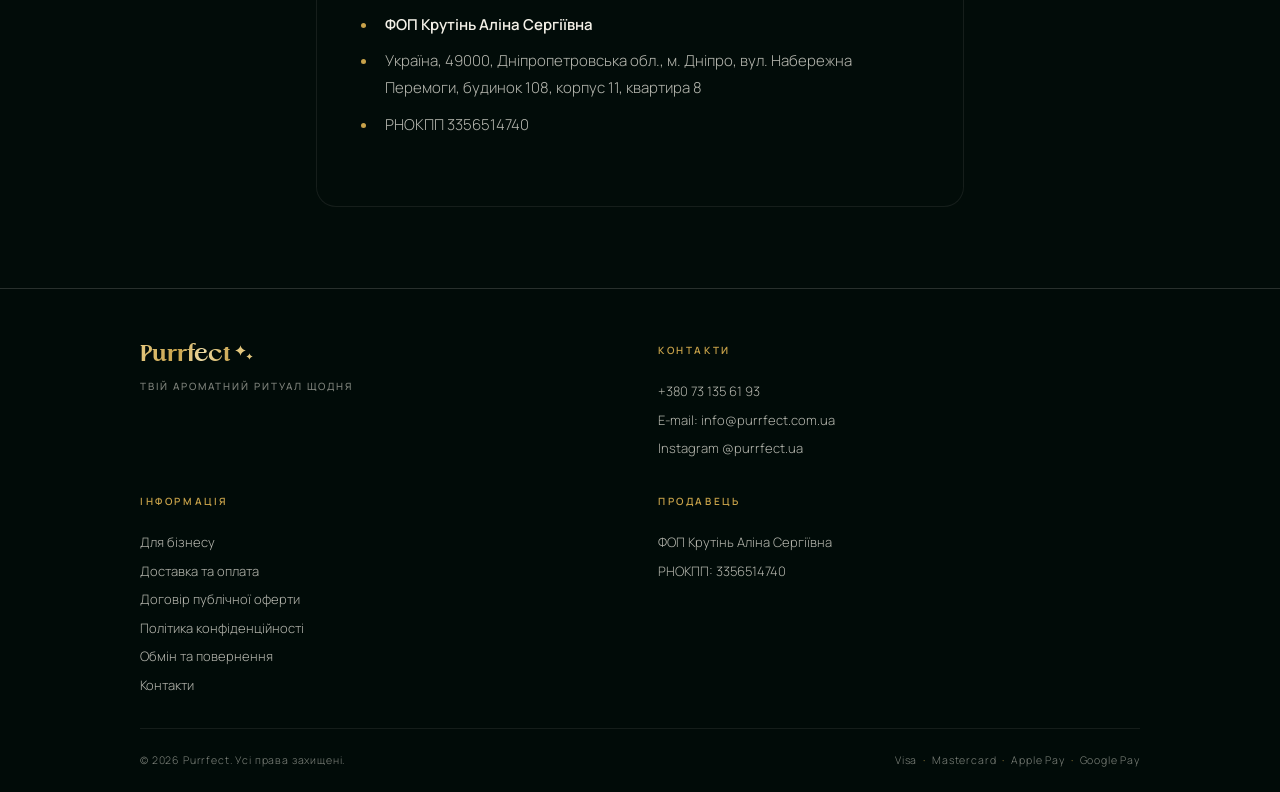
<file: oferta.html>
<!doctype html>
<html lang="uk" class="no-js">
<head>
<meta charset="utf-8">
<meta name="viewport" content="width=device-width, initial-scale=1">
<title>Договір публічної оферти — Purrfect</title>
<meta name="description" content="Договір публічної оферти Purrfect: умови купівлі-продажу товарів дистанційним способом, ціна, оплата, доставка, повернення та реквізити продавця.">
<meta name="theme-color" content="#04120E">
<link rel="canonical" href="https://purrfect.com.ua/oferta">
<script>document.documentElement.classList.replace("no-js","js");</script>

<link rel="preload" href="image/bg-marble.jpg" as="image">
<link rel="preconnect" href="https://fonts.googleapis.com">
<link rel="preconnect" href="https://fonts.gstatic.com" crossorigin>
<link rel="stylesheet" href="https://fonts.googleapis.com/css2?family=Manrope:wght@300;400;500;600;700&display=swap">
<link rel="stylesheet" href="styles.css?v=86">
</head>
<body>

<div class="bg-scene" aria-hidden="true"></div>

<header class="topbar topbar--solid">
  <a class="logo" href="index.html" aria-label="Purrfect — на головну"><span class="logo__word">Purrfect</span><svg class="logo__spark" viewBox="0 0 44 36" width="22" height="18" fill="currentColor" aria-hidden="true"><g transform="translate(15 13) scale(0.33)"><path d="M0 -32 C1.6 -17.2 14.8 -4 32 0 C14.8 4 1.6 17.2 0 32 C-1.6 17.2 -14.8 4 -32 0 C-14.8 -4 -1.6 -17.2 0 -32 Z"/></g><g transform="translate(33 25) scale(0.20)"><path d="M0 -32 C1.6 -17.2 14.8 -4 32 0 C14.8 4 1.6 17.2 0 32 C-1.6 17.2 -14.8 4 -32 0 C-14.8 -4 -1.6 -17.2 0 -32 Z"/></g></svg></a>
  <nav class="nav" aria-label="Основна навігація">
    <ul class="nav__list">
      <li><a href="index.html#chomu">Чому Purrfect</a></li>
      <li><a href="index.html#aromaty">Аромати</a></li>
      <li><a href="index.html#vidhuky">Відгуки</a></li>
      <li><a href="dlia-biznesu.html">Для бізнесу</a></li>
    </ul>
  </nav>
  <div class="topbar__actions">
    <!-- Перемикач мови. Українська — основна: вона лежить прямо в розмітці,
         російська підставляється словником i18n.js. Кнопка стоїть у
         topbar__actions, а не серед соцмереж, бо ті ховаються на телефоні. -->
    <button class="iconlink iconlink--lang" type="button" data-lang-toggle
            aria-label="Змінити мову" title="Русский">
      <svg viewBox="0 0 24 24" width="17" height="17" fill="none" aria-hidden="true">
        <circle cx="12" cy="12" r="8.4" stroke="currentColor" stroke-width="1.5"/>
        <path d="M3.6 12h16.8" stroke="currentColor" stroke-width="1.5"/>
        <path d="M12 3.6c2.5 2.7 2.5 14.1 0 16.8M12 3.6c-2.5 2.7-2.5 14.1 0 16.8"
              stroke="currentColor" stroke-width="1.5"/>
      </svg>
      <span class="iconlink__lang" data-lang-code>UA</span>
    </button>
    <button class="cart" type="button" data-cart-open aria-haspopup="dialog" aria-controls="koshyk">
      Кошик <span class="cart__count" data-cart-count aria-label="товарів у кошику">0</span>
    </button>
  </div>
  <button class="burger" type="button" aria-label="Меню" aria-expanded="false" aria-controls="mobile-nav">
    <span></span><span></span>
  </button>
</header>

<div class="mobile-nav" id="mobile-nav" hidden>
  <nav aria-label="Мобільна навігація">
    <ul>
      <li><a href="index.html#chomu">Чому Purrfect</a></li>
      <li><a href="index.html#aromaty">Аромати</a></li>
      <li><a href="index.html#vidhuky">Відгуки</a></li>
      <li><a href="dlia-biznesu.html">Для бізнесу</a></li>
      <li><a href="index.html">На головну</a></li>
    </ul>
  </nav>
</div>

<main class="page">
  <div class="wrap">

    <div class="page__head">
      <p class="page__crumbs"><a href="index.html">Головна</a> · Договір публічної оферти</p>
      <h1 class="h2 h2--center">Договір публічної оферти</h1>
    </div>

    <article class="doc" translate="no" lang="uk">
      <h2>1. Загальні положення</h2>
      <p>
        Цей документ є публічною пропозицією <b>ФОП Крутінь Аліни Сергіївни</b>,
        РНОКПП 3356514740 (далі — «Продавець»), укласти електронний договір
        купівлі-продажу товарів дистанційним способом на умовах, викладених нижче.
      </p>
      <p>
        Оферта стосується товарів, представлених в інтернет-магазині Purrfect
        за адресою <b>https://purrfect.com.ua</b> (далі — «Сайт»).
      </p>
      <p>
        Оформлення замовлення на Сайті, підтвердження ознайомлення з умовами цієї
        оферти та здійснення повної оплати є повним і безумовним прийняттям
        її умов — акцептом.
      </p>
      <p>
        Підтверджуючи замовлення, Покупець засвідчує, що ознайомився з умовами цієї
        оферти, <a href="polityka-konfidentsiynosti.html">Політикою конфіденційності</a>,
        умовами доставки, оплати, обміну та повернення товарів.
      </p>

      <h2>2. Інформація про товар</h2>
      <p>
        Назва, характеристики, об'єм, ціна, склад, спосіб використання та інша
        доступна інформація про товар зазначаються на Сайті та/або пакуванні товару.
      </p>
      <p>
        Кольори й відтінки товару на фотографіях можуть дещо відрізнятися від
        фактичних залежно від освітлення під час зйомки та налаштувань екрана
        пристрою Покупця.
      </p>
      <p>
        До оформлення замовлення Покупець має можливість ознайомитися з описом,
        характеристиками та способом використання товару.
      </p>

      <h2>3. Оформлення замовлення</h2>
      <p>
        Покупець оформлює замовлення на Сайті, надаючи актуальні та коректні дані,
        необхідні для зв'язку, оплати й доставки.
      </p>
      <p>Покупець несе відповідальність за правильність зазначених ним даних.</p>
      <p>
        Замовлення приймається в роботу після підтвердження повної оплати. Продавець
        може зв'язатися з Покупцем для уточнення даних замовлення або доставки.
      </p>
      <p>
        Якщо після оплати з'ясується, що замовленого товару немає в наявності,
        Продавець повідомляє про це Покупця та погоджує заміну товару або повернення
        сплачених коштів.
      </p>

      <h2>4. Ціна, знижки та оплата</h2>
      <p>
        Актуальна ціна товару зазначається на Сайті та відображається під час
        оформлення замовлення. До конкретного замовлення застосовується ціна,
        чинна на момент його оформлення.
      </p>
      <p>
        Вартість доставки не входить до ціни товару, якщо інше прямо не зазначено
        на Сайті.
      </p>
      <p>
        Інформація про акції, знижки, набори та спеціальні пропозиції розміщується
        на Сайті. Такі пропозиції діють протягом зазначеного строку або до моменту
        їх завершення.
      </p>
      <p>Оплата здійснюється:</p>
      <ul>
        <li>онлайн на Сайті за допомогою доступного платіжного сервісу;</li>
        <li>шляхом переказу коштів на банківський рахунок Продавця.</li>
      </ul>
      <p>
        Замовлення відправляється після підтвердження повної оплати.
        Післяплата не передбачена.
      </p>

      <h2>5. Доставка</h2>
      <p>
        Доставка замовлень територією України здійснюється Новою поштою або
        Укрпоштою відповідно до тарифів і правил обраного перевізника.
      </p>
      <p>
        Замовлення передається перевізнику протягом <b>2 робочих днів</b>
        із моменту підтвердження повної оплати.
      </p>
      <p>
        Строк безпосереднього перевезення визначається перевізником і не входить
        до строку передання замовлення для доставки.
      </p>
      <p>
        Детальні умови викладені на сторінці
        <a href="dostavka.html">Доставка та оплата</a>.
      </p>

      <h2>6. Права та обов'язки сторін</h2>
      <p>Продавець зобов'язується:</p>
      <ul>
        <li>передати Покупцеві оплачений товар відповідно до підтвердженого замовлення;</li>
        <li>надати доступну та достовірну інформацію про товар;</li>
        <li>забезпечити належне пакування замовлення;</li>
        <li>виконувати інші обов'язки, передбачені законодавством України.</li>
      </ul>
      <p>Покупець зобов'язується:</p>
      <ul>
        <li>надати коректні дані для оформлення та доставки замовлення;</li>
        <li>своєчасно й у повному обсязі оплатити замовлення;</li>
        <li>отримати відправлення у встановлений перевізником строк;</li>
        <li>під час отримання перевірити цілісність пакування та комплектність замовлення.</li>
      </ul>

      <h2>7. Обмін, повернення та претензії</h2>
      <p>
        Обмін і повернення товарів здійснюються відповідно до законодавства України
        та умов, викладених на сторінці
        <a href="obmin-ta-povernennia.html">Обмін та повернення</a>.
      </p>
      <p>
        Для подання претензії Покупець може звернутися до Продавця через форму
        зворотного зв'язку або за контактами, зазначеними на Сайті.
      </p>
      <p>
        У зверненні необхідно зазначити ім'я та прізвище Покупця, номер або дату
        замовлення, суть звернення, а також додати фотографії чи відео товару
        та пакування, якщо звернення стосується пошкодження, невідповідності
        або недоліків товару.
      </p>
      <p>
        Звернення розглядаються у строки та порядку, встановлених законодавством
        України.
      </p>

      <h2>8. Відповідальність сторін</h2>
      <p>
        Сторони несуть відповідальність за невиконання або неналежне виконання своїх
        зобов'язань відповідно до умов цієї оферти та законодавства України.
      </p>
      <p>
        Продавець не відповідає за наслідки, спричинені наданням Покупцем
        неправильних або неповних даних для оформлення та доставки замовлення.
      </p>
      <p>
        Строки безпосереднього перевезення визначаються перевізником. У разі
        виникнення проблем під час доставки Продавець сприяє з'ясуванню обставин
        і врегулюванню ситуації.
      </p>
      <p>
        Звільнення сторін від відповідальності внаслідок обставин непереборної сили
        здійснюється у випадках та порядку, передбачених законодавством України.
      </p>
      <p>
        Жодне положення цієї оферти не обмежує прав Покупця, встановлених
        законодавством України.
      </p>

      <h2>9. Персональні дані</h2>
      <p>
        Обробка персональних даних Покупця здійснюється з метою оформлення, оплати
        та доставки замовлення, комунікації з Покупцем і виконання вимог
        законодавства України.
      </p>
      <p>
        Детальні умови обробки персональних даних викладені в
        <a href="polityka-konfidentsiynosti.html">Політиці конфіденційності</a>.
      </p>

      <h2>10. Строк дії та внесення змін</h2>
      <p>
        Оферта набирає чинності з моменту її публікації на Сайті та діє до моменту
        відкликання або заміни новою редакцією.
      </p>
      <p>
        Продавець має право вносити зміни до оферти шляхом публікації її нової
        редакції на Сайті.
      </p>
      <p>
        До конкретного замовлення застосовується редакція оферти, чинна на момент
        його оформлення. Зміна оферти не впливає на умови вже оплаченого замовлення.
      </p>

      <h2>11. Вирішення спорів</h2>
      <p>Спори та розбіжності сторони намагаються вирішити шляхом переговорів.</p>
      <p>
        Якщо досягти домовленості неможливо, спір вирішується відповідно
        до законодавства України.
      </p>

      <h2>12. Адреса і реквізити</h2>
      <ul>
        <li><b>ФОП Крутінь Аліна Сергіївна</b></li>
        <li>Україна, 49000, Дніпропетровська обл., м. Дніпро, вул. Набережна Перемоги, будинок 108, корпус 11, квартира 8</li>
        <li>РНОКПП 3356514740</li>
      </ul>
    </article>

  </div>
</main>

<footer class="footer">
  <div class="wrap">
    <div class="footer__grid">
      <div class="footer__brand">
        <a class="logo logo--footer" href="index.html"><span class="logo__word">Purrfect</span><svg class="logo__spark" viewBox="0 0 44 36" width="22" height="18" fill="currentColor" aria-hidden="true"><g transform="translate(15 13) scale(0.33)"><path d="M0 -32 C1.6 -17.2 14.8 -4 32 0 C14.8 4 1.6 17.2 0 32 C-1.6 17.2 -14.8 4 -32 0 C-14.8 -4 -1.6 -17.2 0 -32 Z"/></g><g transform="translate(33 25) scale(0.20)"><path d="M0 -32 C1.6 -17.2 14.8 -4 32 0 C14.8 4 1.6 17.2 0 32 C-1.6 17.2 -14.8 4 -32 0 C-14.8 -4 -1.6 -17.2 0 -32 Z"/></g></svg></a>
        <p class="footer__tag">Твій ароматний ритуал щодня</p>
      </div>
      <div class="footer__col">
        <p class="footer__label">Контакти</p>
        <ul class="footer__list">
          <li><a href="tel:+380731356193">+380 73 135 61 93</a></li>
          <li>E-mail: <a href="mailto:info@purrfect.com.ua">info@purrfect.com.ua</a></li>
          <li><a href="https://www.instagram.com/purrfect.ua" target="_blank" rel="noopener noreferrer">Instagram @purrfect.ua</a></li>
        </ul>
      </div>
      <div class="footer__col">
        <p class="footer__label">Інформація</p>
        <ul class="footer__list">
          <li><a href="dlia-biznesu.html">Для бізнесу</a></li>
          <li><a href="dostavka.html">Доставка та оплата</a></li>
          <li><a href="oferta.html">Договір публічної оферти</a></li>
          <li><a href="polityka-konfidentsiynosti.html">Політика конфіденційності</a></li>
          <li><a href="obmin-ta-povernennia.html">Обмін та повернення</a></li>
          <li><a href="kontakty.html">Контакти</a></li>
        </ul>
      </div>
      <div class="footer__col">
        <p class="footer__label">Продавець</p>
        <ul class="footer__list">
          <li>ФОП Крутінь Аліна Сергіївна</li>
          <li>РНОКПП: 3356514740</li>
        </ul>
      </div>
    </div>
    <div class="footer__bottom">
      <p class="footer__legal">© <span data-year>2026</span> Purrfect. Усі права захищені.</p>
      <p class="footer__pay">Visa <span>·</span> Mastercard <span>·</span> Apple&nbsp;Pay <span>·</span> Google&nbsp;Pay</p>
    </div>
  </div>
</footer>

<div class="drawer" id="koshyk" role="dialog" aria-modal="true" aria-label="Кошик" hidden>
  <div class="drawer__scrim" data-cart-close></div>
  <aside class="drawer__panel">
    <header class="drawer__head">
      <p class="drawer__ttl">Кошик</p>
      <div class="drawer__head-actions">
        <button class="drawer__clear" type="button" data-cart-clear hidden>Очистити</button>
        <button class="drawer__close" type="button" data-cart-close aria-label="Закрити кошик">
          <svg viewBox="0 0 24 24" width="20" height="20" fill="none" aria-hidden="true">
            <path d="M6 6l12 12M18 6L6 18" stroke="currentColor" stroke-width="1.5" stroke-linecap="round"/>
          </svg>
        </button>
      </div>
    </header>
    <div class="drawer__body" data-cart-body></div>
    <footer class="drawer__foot" data-cart-foot></footer>
  </aside>
</div>

<script src="script.js?v=86" defer></script>
<script src="i18n.js?v=86" defer></script>
</body>
</html>
</file>
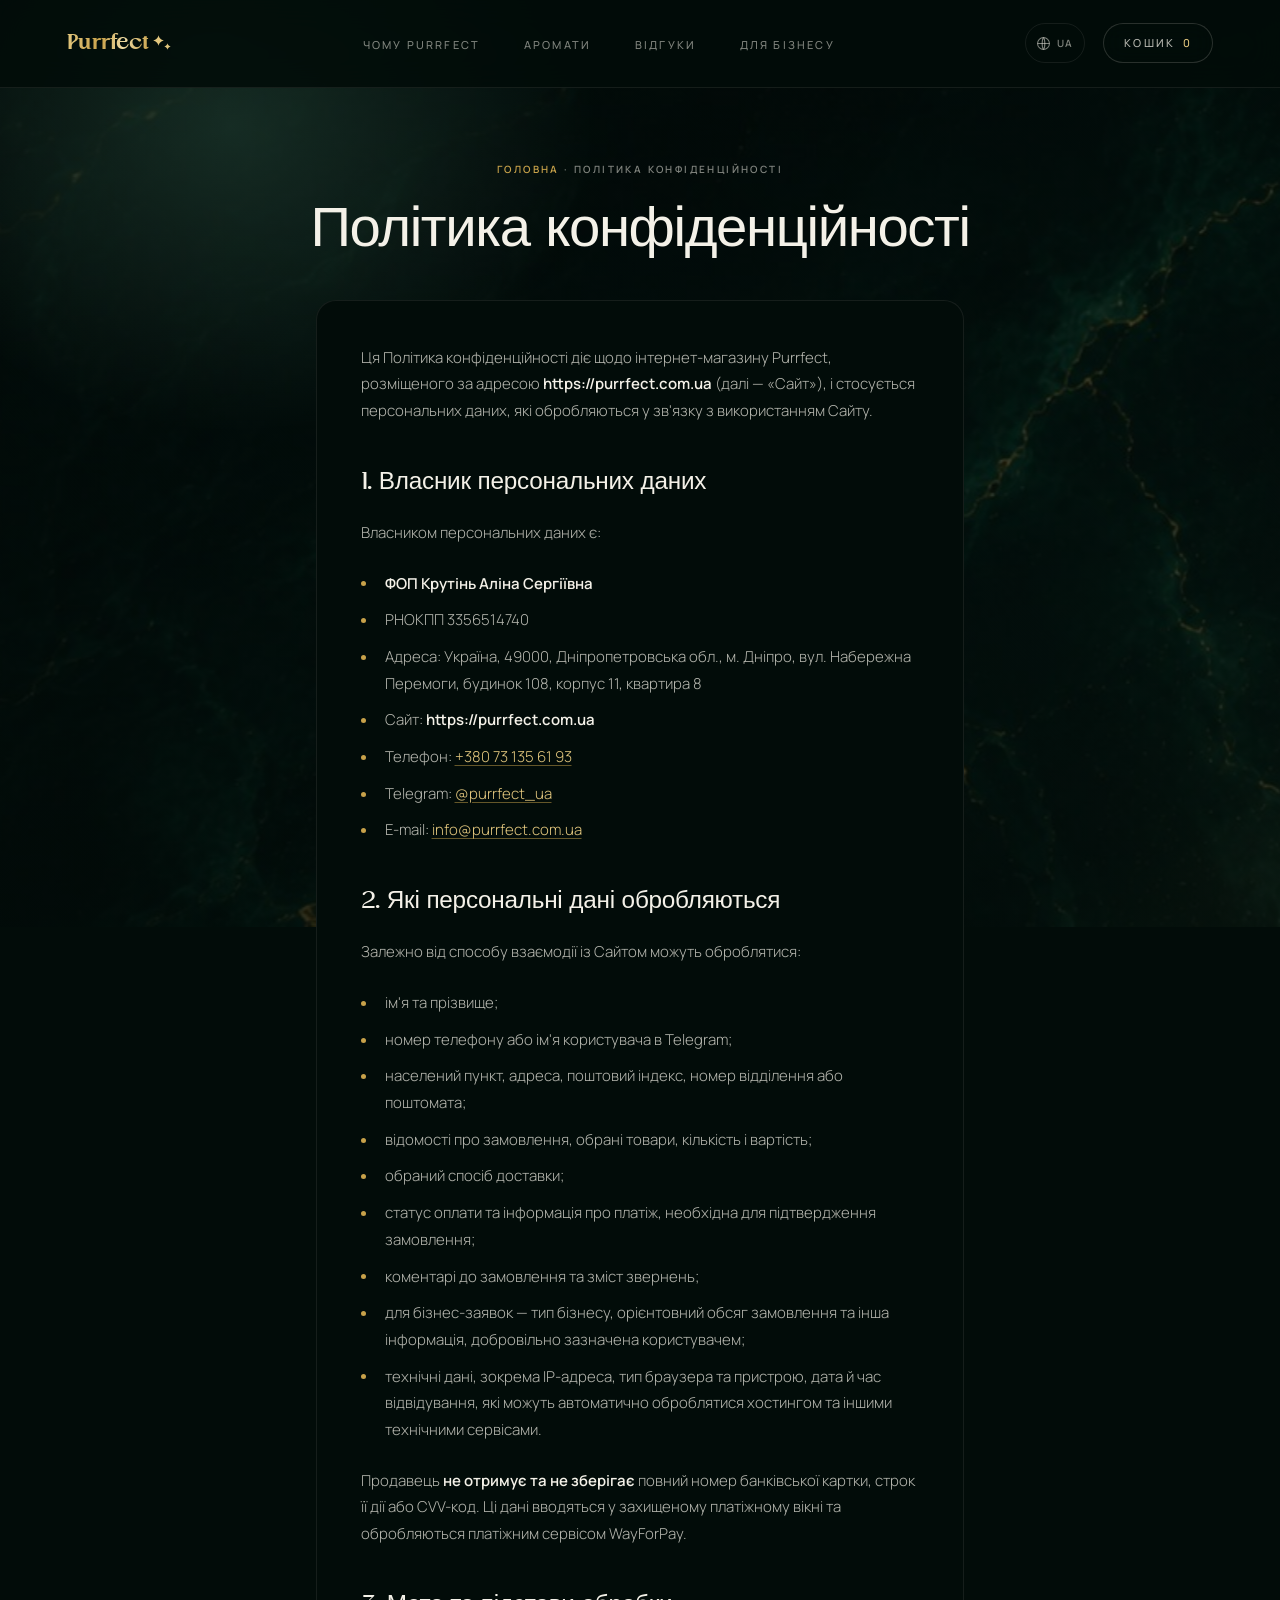
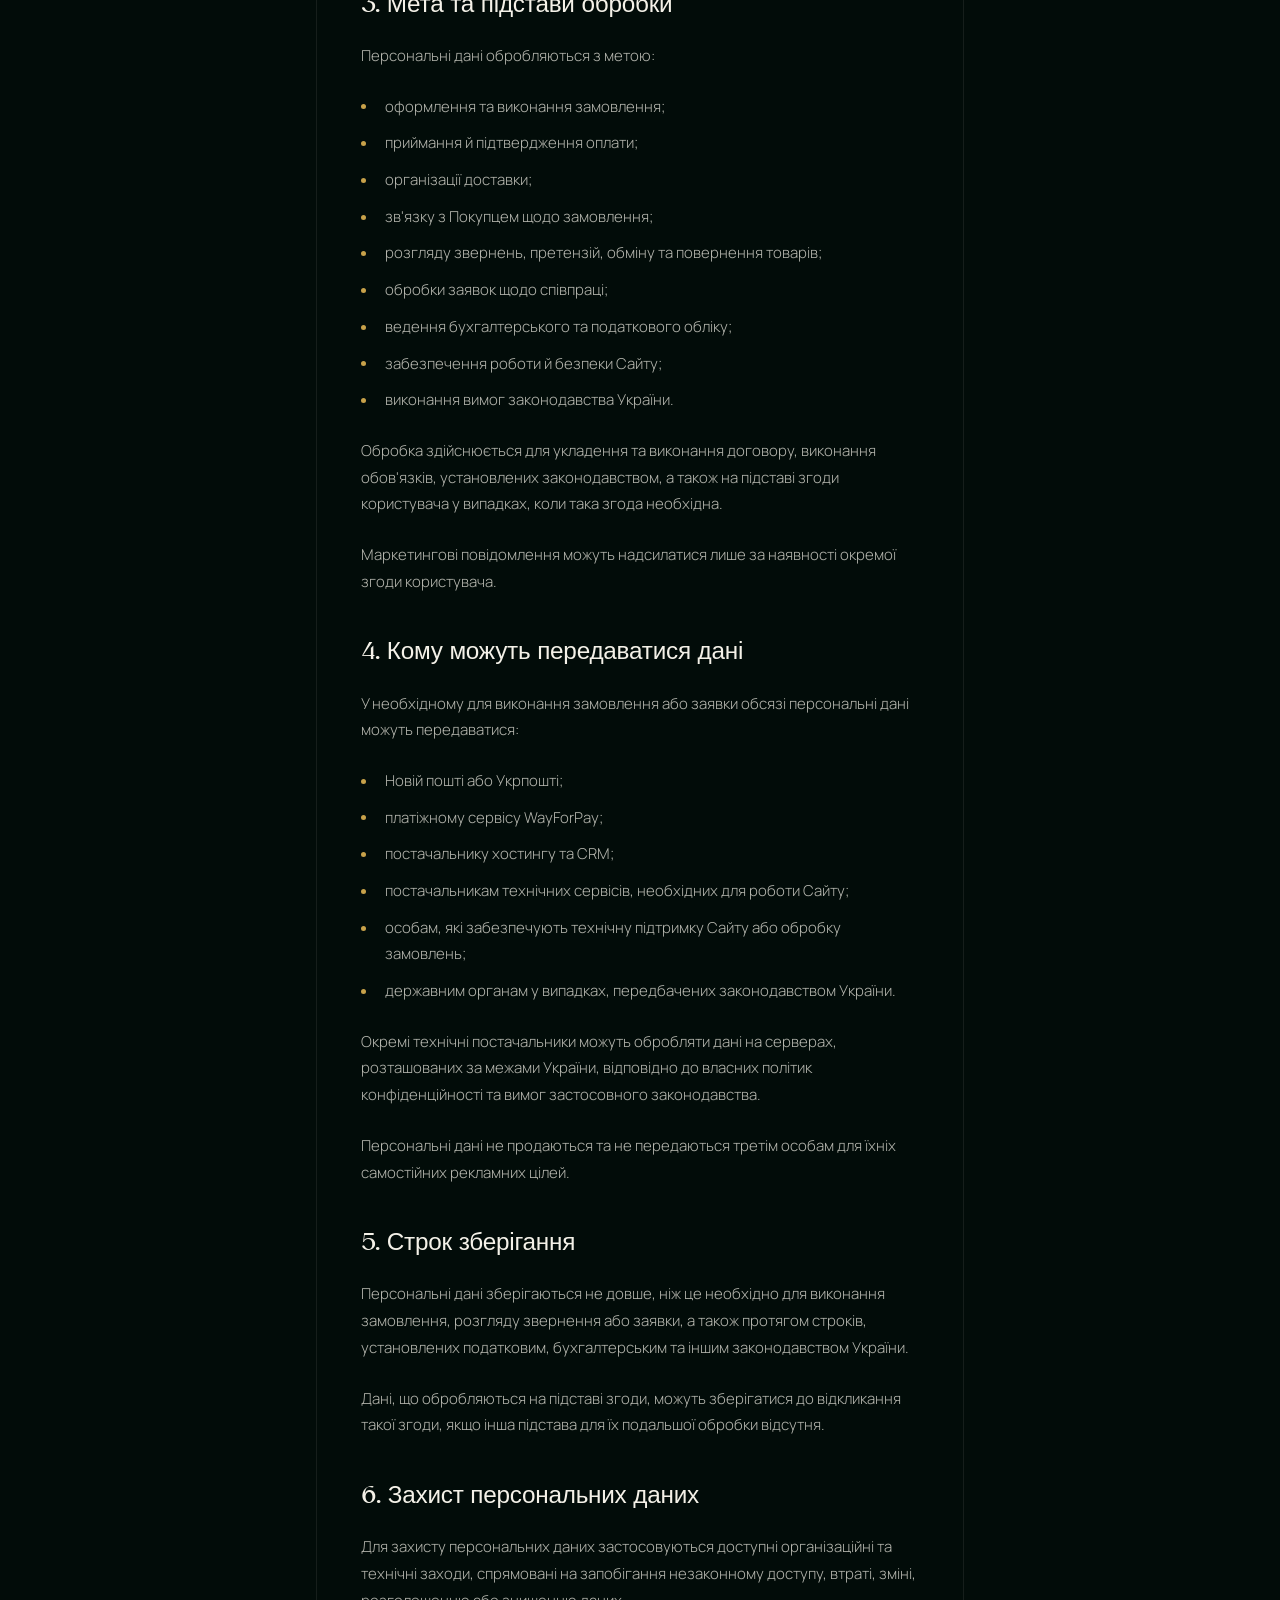
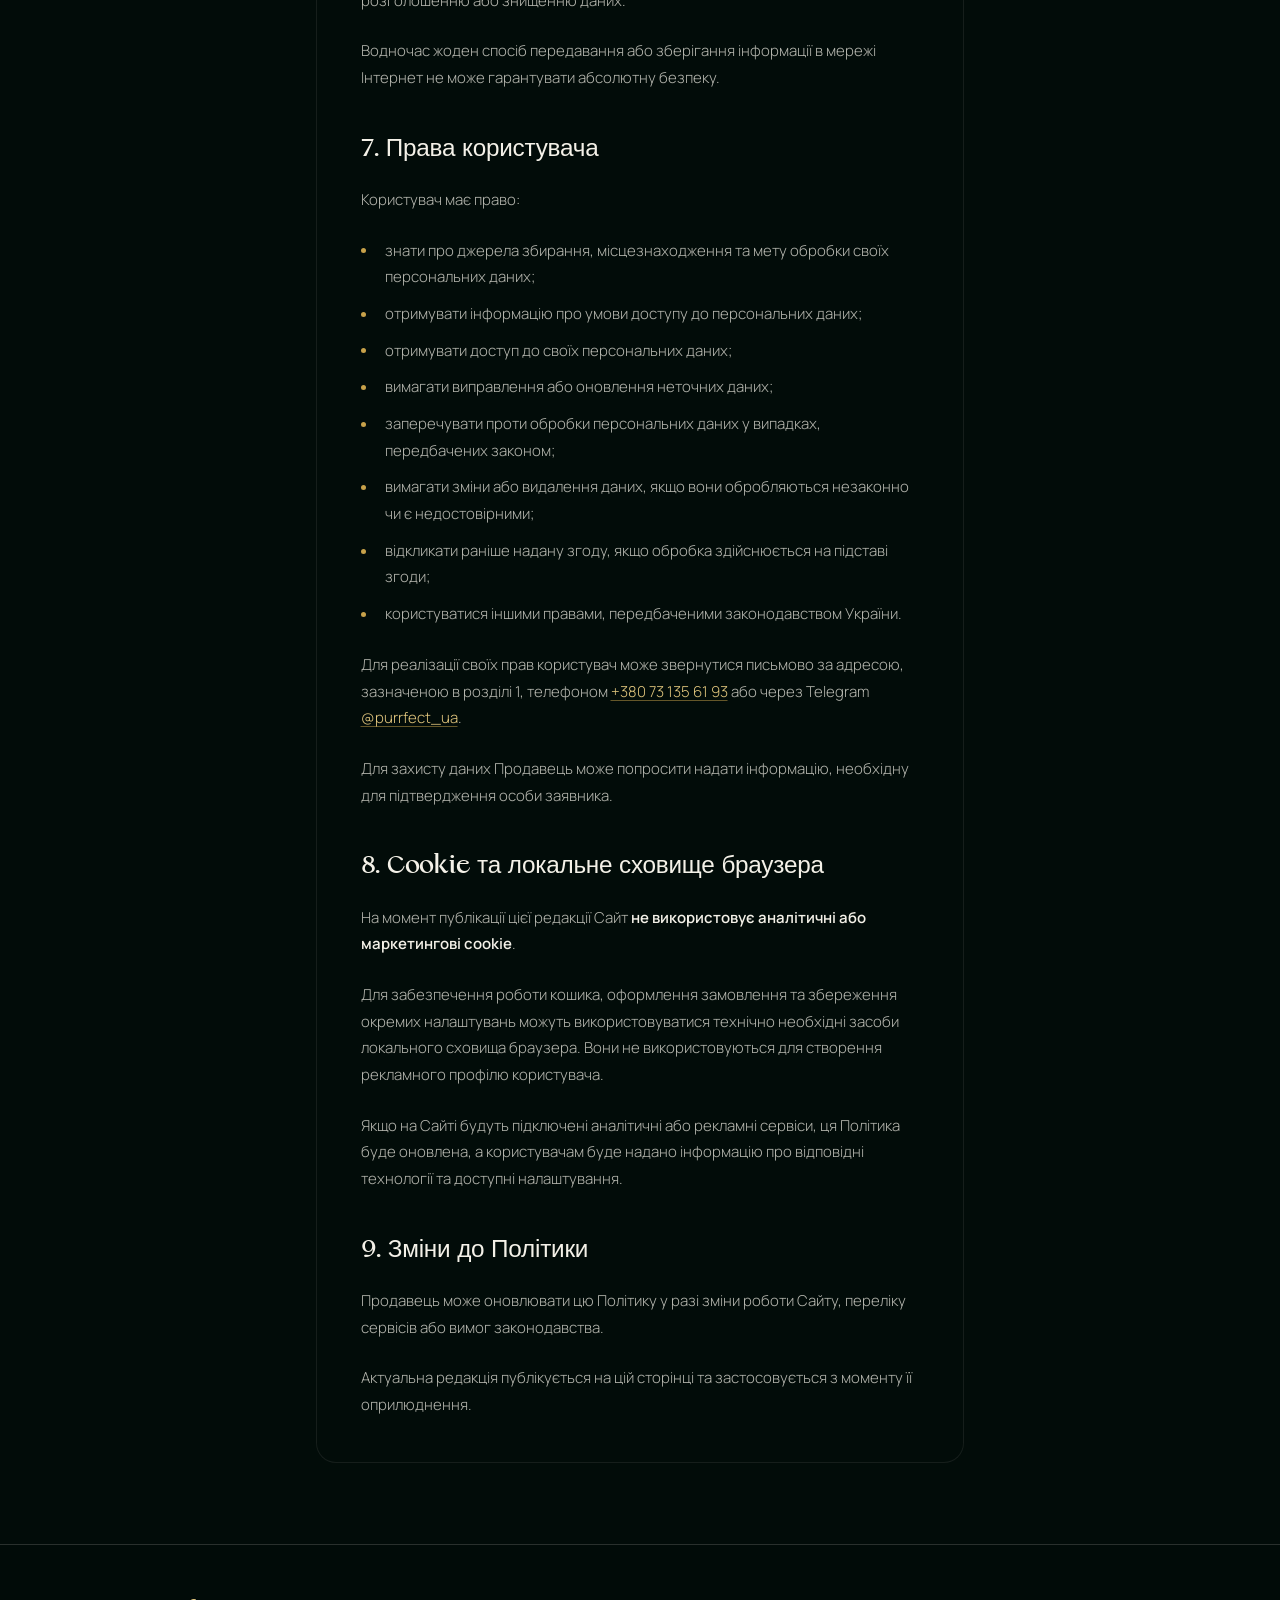
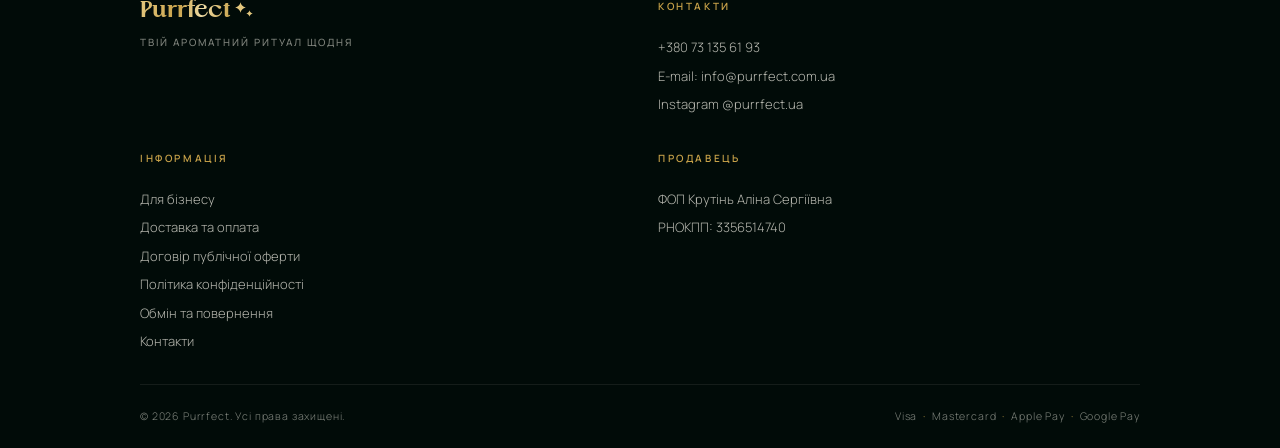
<file: polityka-konfidentsiynosti.html>
<!doctype html>
<html lang="uk" class="no-js">
<head>
<meta charset="utf-8">
<meta name="viewport" content="width=device-width, initial-scale=1">
<title>Політика конфіденційності — Purrfect</title>
<meta name="description" content="Політика конфіденційності Purrfect: які персональні дані ми обробляємо, з якою метою, кому передаємо та які права має користувач.">
<meta name="theme-color" content="#04120E">
<link rel="canonical" href="https://purrfect.com.ua/polityka-konfidentsiynosti">
<script>document.documentElement.classList.replace("no-js","js");</script>

<link rel="preload" href="image/bg-marble.jpg" as="image">
<link rel="preconnect" href="https://fonts.googleapis.com">
<link rel="preconnect" href="https://fonts.gstatic.com" crossorigin>
<link rel="stylesheet" href="https://fonts.googleapis.com/css2?family=Manrope:wght@300;400;500;600;700&display=swap">
<link rel="stylesheet" href="styles.css?v=86">
</head>
<body>

<div class="bg-scene" aria-hidden="true"></div>

<header class="topbar topbar--solid">
  <a class="logo" href="index.html" aria-label="Purrfect — на головну"><span class="logo__word">Purrfect</span><svg class="logo__spark" viewBox="0 0 44 36" width="22" height="18" fill="currentColor" aria-hidden="true"><g transform="translate(15 13) scale(0.33)"><path d="M0 -32 C1.6 -17.2 14.8 -4 32 0 C14.8 4 1.6 17.2 0 32 C-1.6 17.2 -14.8 4 -32 0 C-14.8 -4 -1.6 -17.2 0 -32 Z"/></g><g transform="translate(33 25) scale(0.20)"><path d="M0 -32 C1.6 -17.2 14.8 -4 32 0 C14.8 4 1.6 17.2 0 32 C-1.6 17.2 -14.8 4 -32 0 C-14.8 -4 -1.6 -17.2 0 -32 Z"/></g></svg></a>
  <nav class="nav" aria-label="Основна навігація">
    <ul class="nav__list">
      <li><a href="index.html#chomu">Чому Purrfect</a></li>
      <li><a href="index.html#aromaty">Аромати</a></li>
      <li><a href="index.html#vidhuky">Відгуки</a></li>
      <li><a href="dlia-biznesu.html">Для бізнесу</a></li>
    </ul>
  </nav>
  <div class="topbar__actions">
    <!-- Перемикач мови. Українська — основна: вона лежить прямо в розмітці,
         російська підставляється словником i18n.js. Кнопка стоїть у
         topbar__actions, а не серед соцмереж, бо ті ховаються на телефоні. -->
    <button class="iconlink iconlink--lang" type="button" data-lang-toggle
            aria-label="Змінити мову" title="Русский">
      <svg viewBox="0 0 24 24" width="17" height="17" fill="none" aria-hidden="true">
        <circle cx="12" cy="12" r="8.4" stroke="currentColor" stroke-width="1.5"/>
        <path d="M3.6 12h16.8" stroke="currentColor" stroke-width="1.5"/>
        <path d="M12 3.6c2.5 2.7 2.5 14.1 0 16.8M12 3.6c-2.5 2.7-2.5 14.1 0 16.8"
              stroke="currentColor" stroke-width="1.5"/>
      </svg>
      <span class="iconlink__lang" data-lang-code>UA</span>
    </button>
    <button class="cart" type="button" data-cart-open aria-haspopup="dialog" aria-controls="koshyk">
      Кошик <span class="cart__count" data-cart-count aria-label="товарів у кошику">0</span>
    </button>
  </div>
  <button class="burger" type="button" aria-label="Меню" aria-expanded="false" aria-controls="mobile-nav">
    <span></span><span></span>
  </button>
</header>

<div class="mobile-nav" id="mobile-nav" hidden>
  <nav aria-label="Мобільна навігація">
    <ul>
      <li><a href="index.html#chomu">Чому Purrfect</a></li>
      <li><a href="index.html#aromaty">Аромати</a></li>
      <li><a href="index.html#vidhuky">Відгуки</a></li>
      <li><a href="dlia-biznesu.html">Для бізнесу</a></li>
      <li><a href="index.html">На головну</a></li>
    </ul>
  </nav>
</div>

<main class="page">
  <div class="wrap">

    <div class="page__head">
      <p class="page__crumbs"><a href="index.html">Головна</a> · Політика конфіденційності</p>
      <h1 class="h2 h2--center">Політика конфіденційності</h1>
    </div>

    <article class="doc" translate="no" lang="uk">
      <p>
        Ця Політика конфіденційності діє щодо інтернет-магазину Purrfect,
        розміщеного за адресою <b>https://purrfect.com.ua</b> (далі — «Сайт»),
        і стосується персональних даних, які обробляються у зв'язку з
        використанням Сайту.
      </p>

      <h2>1. Власник персональних даних</h2>
      <p>Власником персональних даних є:</p>
      <ul>
        <li><b>ФОП Крутінь Аліна Сергіївна</b></li>
        <li>РНОКПП 3356514740</li>
        <li>Адреса: Україна, 49000, Дніпропетровська обл., м. Дніпро, вул. Набережна Перемоги, будинок 108, корпус 11, квартира 8</li>
        <li>Сайт: <b>https://purrfect.com.ua</b></li>
        <li>Телефон: <a href="tel:+380731356193">+380 73 135 61 93</a></li>
        <li>Telegram: <a href="https://t.me/purrfect_ua" target="_blank" rel="noopener noreferrer">@purrfect_ua</a></li>
        <li>E-mail: <a href="mailto:info@purrfect.com.ua">info@purrfect.com.ua</a></li>
      </ul>

      <h2>2. Які персональні дані обробляються</h2>
      <p>Залежно від способу взаємодії із Сайтом можуть оброблятися:</p>
      <ul>
        <li>ім'я та прізвище;</li>
        <li>номер телефону або ім'я користувача в Telegram;</li>
        <li>населений пункт, адреса, поштовий індекс, номер відділення або поштомата;</li>
        <li>відомості про замовлення, обрані товари, кількість і вартість;</li>
        <li>обраний спосіб доставки;</li>
        <li>статус оплати та інформація про платіж, необхідна для підтвердження замовлення;</li>
        <li>коментарі до замовлення та зміст звернень;</li>
        <li>для бізнес-заявок — тип бізнесу, орієнтовний обсяг замовлення та інша інформація, добровільно зазначена користувачем;</li>
        <li>технічні дані, зокрема IP-адреса, тип браузера та пристрою, дата й час відвідування, які можуть автоматично оброблятися хостингом та іншими технічними сервісами.</li>
      </ul>
      <p>
        Продавець <b>не отримує та не зберігає</b> повний номер банківської картки,
        строк її дії або CVV-код. Ці дані вводяться у захищеному платіжному вікні
        та обробляються платіжним сервісом WayForPay.
      </p>

      <h2>3. Мета та підстави обробки</h2>
      <p>Персональні дані обробляються з метою:</p>
      <ul>
        <li>оформлення та виконання замовлення;</li>
        <li>приймання й підтвердження оплати;</li>
        <li>організації доставки;</li>
        <li>зв'язку з Покупцем щодо замовлення;</li>
        <li>розгляду звернень, претензій, обміну та повернення товарів;</li>
        <li>обробки заявок щодо співпраці;</li>
        <li>ведення бухгалтерського та податкового обліку;</li>
        <li>забезпечення роботи й безпеки Сайту;</li>
        <li>виконання вимог законодавства України.</li>
      </ul>
      <p>
        Обробка здійснюється для укладення та виконання договору, виконання
        обов'язків, установлених законодавством, а також на підставі згоди
        користувача у випадках, коли така згода необхідна.
      </p>
      <p>
        Маркетингові повідомлення можуть надсилатися лише за наявності окремої
        згоди користувача.
      </p>

      <h2>4. Кому можуть передаватися дані</h2>
      <p>
        У необхідному для виконання замовлення або заявки обсязі персональні дані
        можуть передаватися:
      </p>
      <ul>
        <li>Новій пошті або Укрпошті;</li>
        <li>платіжному сервісу WayForPay;</li>
        <li>постачальнику хостингу та CRM;</li>
        <li>постачальникам технічних сервісів, необхідних для роботи Сайту;</li>
        <li>особам, які забезпечують технічну підтримку Сайту або обробку замовлень;</li>
        <li>державним органам у випадках, передбачених законодавством України.</li>
      </ul>
      <p>
        Окремі технічні постачальники можуть обробляти дані на серверах,
        розташованих за межами України, відповідно до власних політик
        конфіденційності та вимог застосовного законодавства.
      </p>
      <p>
        Персональні дані не продаються та не передаються третім особам для їхніх
        самостійних рекламних цілей.
      </p>

      <h2>5. Строк зберігання</h2>
      <p>
        Персональні дані зберігаються не довше, ніж це необхідно для виконання
        замовлення, розгляду звернення або заявки, а також протягом строків,
        установлених податковим, бухгалтерським та іншим законодавством України.
      </p>
      <p>
        Дані, що обробляються на підставі згоди, можуть зберігатися до відкликання
        такої згоди, якщо інша підстава для їх подальшої обробки відсутня.
      </p>

      <h2>6. Захист персональних даних</h2>
      <p>
        Для захисту персональних даних застосовуються доступні організаційні
        та технічні заходи, спрямовані на запобігання незаконному доступу, втраті,
        зміні, розголошенню або знищенню даних.
      </p>
      <p>
        Водночас жоден спосіб передавання або зберігання інформації в мережі
        Інтернет не може гарантувати абсолютну безпеку.
      </p>

      <h2>7. Права користувача</h2>
      <p>Користувач має право:</p>
      <ul>
        <li>знати про джерела збирання, місцезнаходження та мету обробки своїх персональних даних;</li>
        <li>отримувати інформацію про умови доступу до персональних даних;</li>
        <li>отримувати доступ до своїх персональних даних;</li>
        <li>вимагати виправлення або оновлення неточних даних;</li>
        <li>заперечувати проти обробки персональних даних у випадках, передбачених законом;</li>
        <li>вимагати зміни або видалення даних, якщо вони обробляються незаконно чи є недостовірними;</li>
        <li>відкликати раніше надану згоду, якщо обробка здійснюється на підставі згоди;</li>
        <li>користуватися іншими правами, передбаченими законодавством України.</li>
      </ul>
      <p>
        Для реалізації своїх прав користувач може звернутися письмово за адресою,
        зазначеною в розділі 1, телефоном
        <a href="tel:+380731356193">+380 73 135 61 93</a> або через Telegram
        <a href="https://t.me/purrfect_ua" target="_blank" rel="noopener noreferrer">@purrfect_ua</a>.
      </p>
      <p>
        Для захисту даних Продавець може попросити надати інформацію, необхідну
        для підтвердження особи заявника.
      </p>

      <h2>8. Cookie та локальне сховище браузера</h2>
      <p>
        На момент публікації цієї редакції Сайт <b>не використовує аналітичні
        або маркетингові cookie</b>.
      </p>
      <p>
        Для забезпечення роботи кошика, оформлення замовлення та збереження окремих
        налаштувань можуть використовуватися технічно необхідні засоби локального
        сховища браузера. Вони не використовуються для створення рекламного профілю
        користувача.
      </p>
      <p>
        Якщо на Сайті будуть підключені аналітичні або рекламні сервіси, ця Політика
        буде оновлена, а користувачам буде надано інформацію про відповідні
        технології та доступні налаштування.
      </p>

      <h2>9. Зміни до Політики</h2>
      <p>
        Продавець може оновлювати цю Політику у разі зміни роботи Сайту, переліку
        сервісів або вимог законодавства.
      </p>
      <p>
        Актуальна редакція публікується на цій сторінці та застосовується з моменту
        її оприлюднення.
      </p>
    </article>

  </div>
</main>

<footer class="footer">
  <div class="wrap">
    <div class="footer__grid">
      <div class="footer__brand">
        <a class="logo logo--footer" href="index.html"><span class="logo__word">Purrfect</span><svg class="logo__spark" viewBox="0 0 44 36" width="22" height="18" fill="currentColor" aria-hidden="true"><g transform="translate(15 13) scale(0.33)"><path d="M0 -32 C1.6 -17.2 14.8 -4 32 0 C14.8 4 1.6 17.2 0 32 C-1.6 17.2 -14.8 4 -32 0 C-14.8 -4 -1.6 -17.2 0 -32 Z"/></g><g transform="translate(33 25) scale(0.20)"><path d="M0 -32 C1.6 -17.2 14.8 -4 32 0 C14.8 4 1.6 17.2 0 32 C-1.6 17.2 -14.8 4 -32 0 C-14.8 -4 -1.6 -17.2 0 -32 Z"/></g></svg></a>
        <p class="footer__tag">Твій ароматний ритуал щодня</p>
      </div>
      <div class="footer__col">
        <p class="footer__label">Контакти</p>
        <ul class="footer__list">
          <li><a href="tel:+380731356193">+380 73 135 61 93</a></li>
          <li>E-mail: <a href="mailto:info@purrfect.com.ua">info@purrfect.com.ua</a></li>
          <li><a href="https://www.instagram.com/purrfect.ua" target="_blank" rel="noopener noreferrer">Instagram @purrfect.ua</a></li>
        </ul>
      </div>
      <div class="footer__col">
        <p class="footer__label">Інформація</p>
        <ul class="footer__list">
          <li><a href="dlia-biznesu.html">Для бізнесу</a></li>
          <li><a href="dostavka.html">Доставка та оплата</a></li>
          <li><a href="oferta.html">Договір публічної оферти</a></li>
          <li><a href="polityka-konfidentsiynosti.html">Політика конфіденційності</a></li>
          <li><a href="obmin-ta-povernennia.html">Обмін та повернення</a></li>
          <li><a href="kontakty.html">Контакти</a></li>
        </ul>
      </div>
      <div class="footer__col">
        <p class="footer__label">Продавець</p>
        <ul class="footer__list">
          <li>ФОП Крутінь Аліна Сергіївна</li>
          <li>РНОКПП: 3356514740</li>
        </ul>
      </div>
    </div>
    <div class="footer__bottom">
      <p class="footer__legal">© <span data-year>2026</span> Purrfect. Усі права захищені.</p>
      <p class="footer__pay">Visa <span>·</span> Mastercard <span>·</span> Apple&nbsp;Pay <span>·</span> Google&nbsp;Pay</p>
    </div>
  </div>
</footer>

<div class="drawer" id="koshyk" role="dialog" aria-modal="true" aria-label="Кошик" hidden>
  <div class="drawer__scrim" data-cart-close></div>
  <aside class="drawer__panel">
    <header class="drawer__head">
      <p class="drawer__ttl">Кошик</p>
      <div class="drawer__head-actions">
        <button class="drawer__clear" type="button" data-cart-clear hidden>Очистити</button>
        <button class="drawer__close" type="button" data-cart-close aria-label="Закрити кошик">
          <svg viewBox="0 0 24 24" width="20" height="20" fill="none" aria-hidden="true">
            <path d="M6 6l12 12M18 6L6 18" stroke="currentColor" stroke-width="1.5" stroke-linecap="round"/>
          </svg>
        </button>
      </div>
    </header>
    <div class="drawer__body" data-cart-body></div>
    <footer class="drawer__foot" data-cart-foot></footer>
  </aside>
</div>

<script src="script.js?v=86" defer></script>
<script src="i18n.js?v=86" defer></script>
</body>
</html>
</file>
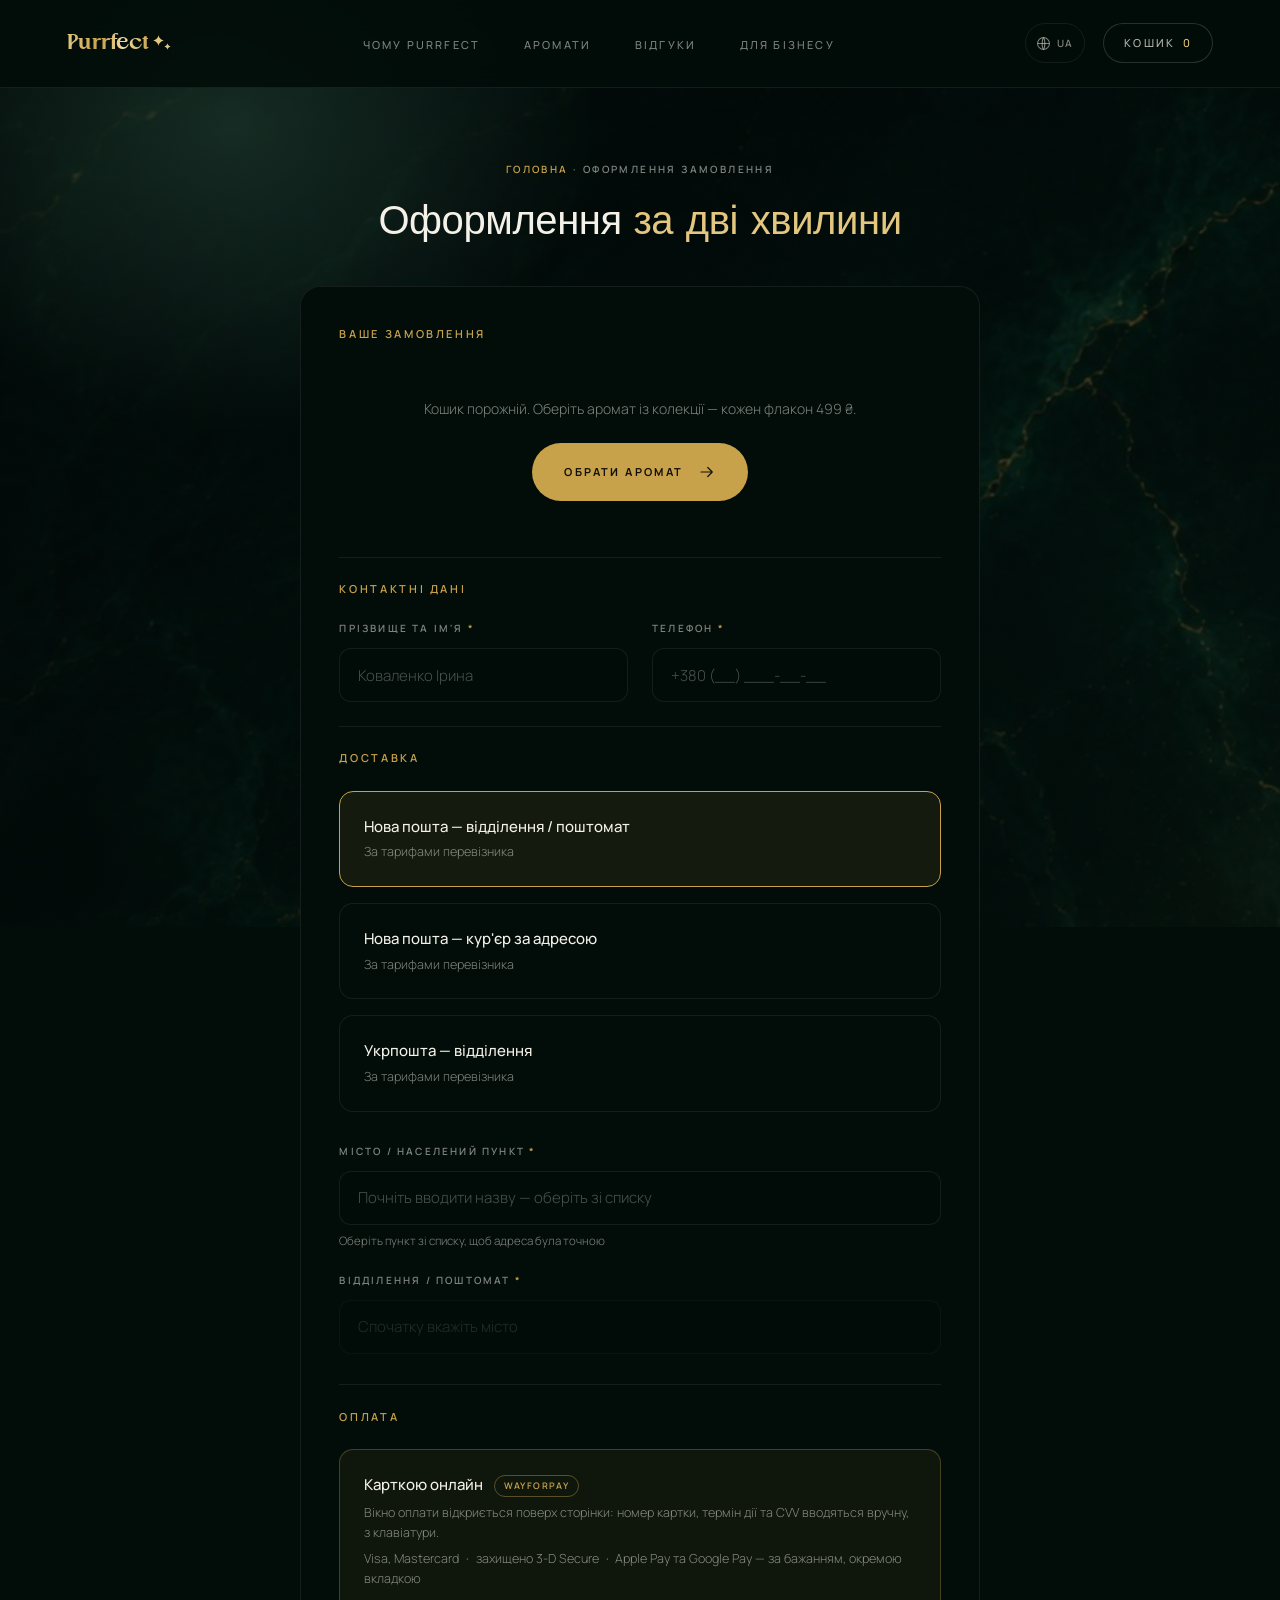
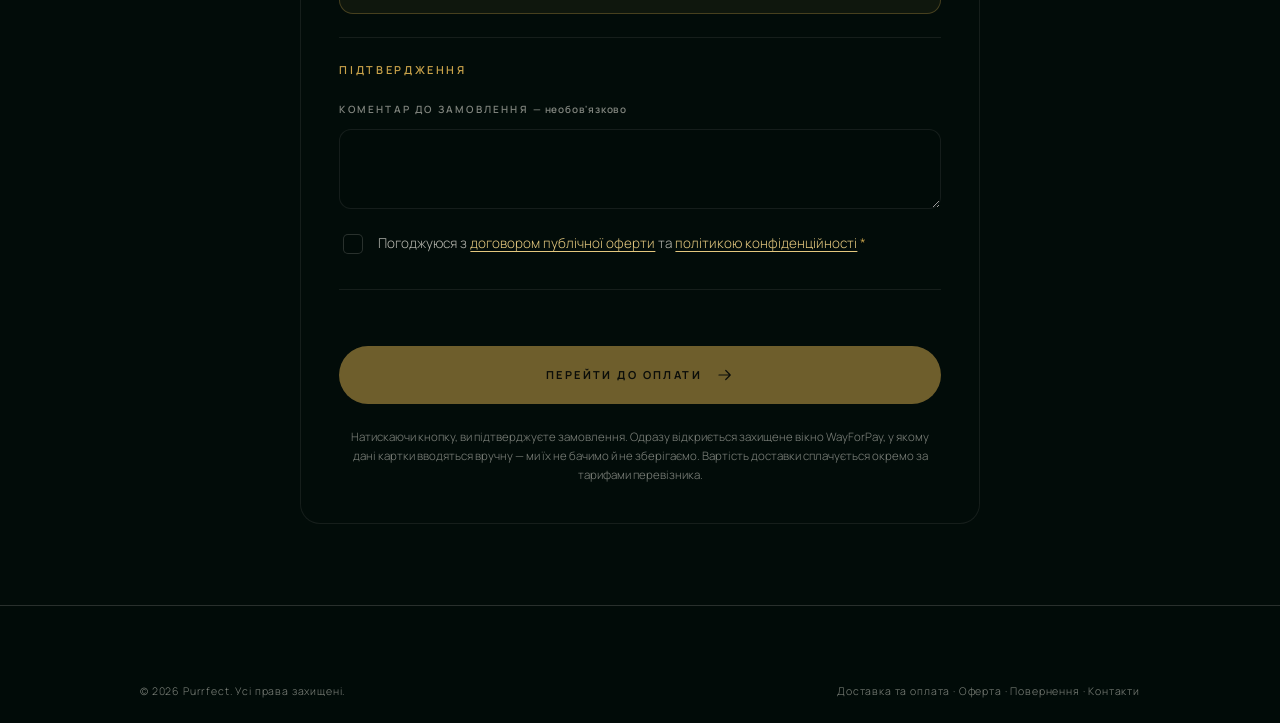
<file: zamovlennya.html>
<!doctype html>
<html lang="uk" class="no-js">
<head>
<meta charset="utf-8">
<meta name="viewport" content="width=device-width, initial-scale=1">
<title>Оформлення замовлення — Purrfect</title>
<meta name="description" content="Оформлення замовлення Purrfect: доставка Новою поштою або Укрпоштою, оплата карткою через WayForPay.">
<meta name="theme-color" content="#04120E">
<link rel="canonical" href="https://purrfect.com.ua/zamovlennya">
<meta name="robots" content="noindex, follow">
<script>document.documentElement.classList.replace("no-js","js");</script>

<link rel="preload" href="image/bg-marble.jpg" as="image">
<link rel="preconnect" href="https://fonts.googleapis.com">
<link rel="preconnect" href="https://fonts.gstatic.com" crossorigin>
<link rel="stylesheet" href="https://fonts.googleapis.com/css2?family=Manrope:wght@300;400;500;600;700&display=swap">
<link rel="stylesheet" href="styles.css?v=86">
</head>
<body>

<div class="bg-scene" aria-hidden="true"></div>

<header class="topbar topbar--solid">
  <a class="logo" href="index.html" aria-label="Purrfect — на головну"><span class="logo__word">Purrfect</span><svg class="logo__spark" viewBox="0 0 44 36" width="22" height="18" fill="currentColor" aria-hidden="true"><g transform="translate(15 13) scale(0.33)"><path d="M0 -32 C1.6 -17.2 14.8 -4 32 0 C14.8 4 1.6 17.2 0 32 C-1.6 17.2 -14.8 4 -32 0 C-14.8 -4 -1.6 -17.2 0 -32 Z"/></g><g transform="translate(33 25) scale(0.20)"><path d="M0 -32 C1.6 -17.2 14.8 -4 32 0 C14.8 4 1.6 17.2 0 32 C-1.6 17.2 -14.8 4 -32 0 C-14.8 -4 -1.6 -17.2 0 -32 Z"/></g></svg></a>

  <nav class="nav" aria-label="Основна навігація">
    <ul class="nav__list">
      <li><a href="index.html#chomu">Чому Purrfect</a></li>
      <li><a href="index.html#aromaty">Аромати</a></li>
      <li><a href="index.html#vidhuky">Відгуки</a></li>
      <li><a href="dlia-biznesu.html">Для бізнесу</a></li>
    </ul>
  </nav>

  <div class="topbar__actions">
    <!-- Перемикач мови. Українська — основна: вона лежить прямо в розмітці,
         російська підставляється словником i18n.js. Кнопка стоїть у
         topbar__actions, а не серед соцмереж, бо ті ховаються на телефоні. -->
    <button class="iconlink iconlink--lang" type="button" data-lang-toggle
            aria-label="Змінити мову" title="Русский">
      <svg viewBox="0 0 24 24" width="17" height="17" fill="none" aria-hidden="true">
        <circle cx="12" cy="12" r="8.4" stroke="currentColor" stroke-width="1.5"/>
        <path d="M3.6 12h16.8" stroke="currentColor" stroke-width="1.5"/>
        <path d="M12 3.6c2.5 2.7 2.5 14.1 0 16.8M12 3.6c-2.5 2.7-2.5 14.1 0 16.8"
              stroke="currentColor" stroke-width="1.5"/>
      </svg>
      <span class="iconlink__lang" data-lang-code>UA</span>
    </button>
    <button class="cart" type="button" data-cart-open aria-haspopup="dialog" aria-controls="koshyk">
      Кошик <span class="cart__count" data-cart-count aria-label="товарів у кошику">0</span>
    </button>
  </div>

  <button class="burger" type="button" aria-label="Меню" aria-expanded="false" aria-controls="mobile-nav">
    <span></span><span></span>
  </button>
</header>

<div class="mobile-nav" id="mobile-nav" hidden>
  <nav aria-label="Мобільна навігація">
    <ul>
      <li><a href="index.html#chomu">Чому Purrfect</a></li>
      <li><a href="index.html#aromaty">Аромати</a></li>
      <li><a href="index.html#vidhuky">Відгуки</a></li>
      <li><a href="dlia-biznesu.html">Для бізнесу</a></li>
      <li><a href="index.html">На головну</a></li>
    </ul>
  </nav>
</div>

<main class="page" id="zamovlennya">
  <div class="wrap">

    <div class="order-head">
      <p class="page__crumbs"><a href="index.html">Головна</a> · Оформлення замовлення</p>
      <h1 class="h2 h2--center h2--inline">Оформлення <em>за дві хвилини</em></h1>
    </div>

    <form class="order" data-order-form novalidate>

      <!-- ---------- Кошик ---------- -->
      <section class="order__block" aria-labelledby="ttl-cart">
        <h2 class="order__ttl" id="ttl-cart">Ваше замовлення</h2>
        <div data-order-cart></div>
      </section>

      <!-- ---------- Контакти ---------- -->
      <section class="order__block" aria-labelledby="ttl-contact">
        <h2 class="order__ttl" id="ttl-contact">Контактні дані</h2>
        <div class="grid2">
          <label class="field">
            <span class="field__label">Прізвище та ім'я <i>*</i></span>
            <input type="text" name="name" autocomplete="name" required placeholder="Коваленко Ірина">
            <span class="field__err" data-err></span>
          </label>
          <label class="field">
            <span class="field__label">Телефон <i>*</i></span>
            <input type="tel" name="phone" autocomplete="tel" required inputmode="tel" placeholder="+380 (__) ___-__-__">
            <span class="field__err" data-err></span>
          </label>
        </div>
      </section>

      <!-- ---------- Доставка ---------- -->
      <section class="order__block" aria-labelledby="ttl-ship">
        <h2 class="order__ttl" id="ttl-ship">Доставка</h2>

        <div class="choices" role="radiogroup" aria-label="Спосіб доставки">
          <label class="choice">
            <input type="radio" name="shipping" value="np-warehouse" checked>
            <span class="choice__box">
              <b>Нова пошта — відділення / поштомат</b>
              <i>За тарифами перевізника</i>
            </span>
          </label>
          <label class="choice">
            <input type="radio" name="shipping" value="np-courier">
            <span class="choice__box">
              <b>Нова пошта — кур'єр за адресою</b>
              <i>За тарифами перевізника</i>
            </span>
          </label>
          <label class="choice">
            <input type="radio" name="shipping" value="ukrposhta">
            <span class="choice__box">
              <b>Укрпошта — відділення</b>
              <i>За тарифами перевізника</i>
            </span>
          </label>
        </div>

        <!-- Нова пошта -->
        <div class="ship-fields" data-ship="np-warehouse np-courier">
          <div class="grid2">
            <div class="field field--combo field--wide">
              <span class="field__label">Місто / населений пункт <i>*</i></span>
              <input type="text" name="npCity" autocomplete="off" role="combobox" aria-expanded="false"
                     aria-autocomplete="list" aria-controls="np-city-list" placeholder="Почніть вводити назву — оберіть зі списку">
              <ul class="combo" id="np-city-list" data-np-city-list hidden role="listbox"></ul>
              <span class="field__hint">Оберіть пункт зі списку, щоб адреса була точною</span>
              <span class="field__err" data-err></span>
            </div>

            <div class="field field--combo field--wide" data-ship="np-warehouse">
              <span class="field__label">Відділення / поштомат <i>*</i></span>

              <!-- Значення, яке піде в замовлення. Заповнюється вибором зі списку. -->
              <input type="hidden" name="npWarehouse">

              <input type="text" data-wh-search autocomplete="off" role="combobox" aria-expanded="false"
                     aria-autocomplete="list" aria-controls="np-wh-list"
                     aria-label="Відділення або поштомат" placeholder="Спочатку оберіть місто" disabled>
              <ul class="combo" id="np-wh-list" data-np-wh-list hidden role="listbox"></ul>

              <span class="field__hint" data-wh-hint></span>
              <span class="field__err" data-err></span>
            </div>

            <!-- Вулиця окремо від будинку: довідник Нової Пошти знає вулиці,
                 але не номери будинків, тож підказки має сенс вішати лише на
                 вулицю, а будинок людина вписує сама. -->
            <div class="field field--combo field--wide" data-ship="np-courier">
              <span class="field__label">Вулиця <i>*</i></span>
              <input type="text" name="npStreet" autocomplete="address-line1" role="combobox" aria-expanded="false"
                     aria-autocomplete="list" aria-controls="np-street-list"
                     placeholder="Спочатку оберіть місто" disabled>
              <ul class="combo" id="np-street-list" data-np-street-list hidden role="listbox"></ul>
              <span class="field__hint" data-street-hint></span>
              <span class="field__err" data-err></span>
            </div>

            <label class="field" data-ship="np-courier">
              <span class="field__label">Будинок <i>*</i></span>
              <input type="text" name="npHouse" autocomplete="off" maxlength="12" placeholder="12">
              <span class="field__err" data-err></span>
            </label>

            <label class="field" data-ship="np-courier">
              <span class="field__label">Квартира <i class="opt">— необов'язково</i></span>
              <input type="text" name="npFlat" autocomplete="address-line2" inputmode="numeric"
                     maxlength="10" placeholder="45">
            </label>
          </div>
        </div>

        <!-- Укрпошта -->
        <div class="ship-fields" data-ship="ukrposhta">
          <div class="grid2">
            <div class="field field--combo">
              <span class="field__label">Місто / село <i>*</i></span>
              <input type="text" name="upCity" autocomplete="off" role="combobox" aria-expanded="false"
                     aria-autocomplete="list" aria-controls="up-city-list" placeholder="Почніть вводити назву">
              <ul class="combo" id="up-city-list" data-up-city-list hidden role="listbox"></ul>
              <span class="field__hint" data-up-city-hint>Оберіть пункт зі списку — індекс і вулиці підставляться самі.</span>
              <span class="field__err" data-err></span>
            </div>

            <!-- Індекс підставляється сам, щойно обрано населений пункт:
                 у селах і містечках він один на весь пункт. У великих
                 містах індексів багато, тож там показуємо діапазон. -->
            <div class="field field--combo">
              <span class="field__label">Індекс відділення <i>*</i></span>
              <input type="text" name="upIndex" autocomplete="postal-code" inputmode="numeric" maxlength="5"
                     role="combobox" aria-expanded="false" aria-autocomplete="list" aria-controls="up-index-list"
                     placeholder="07333">
              <ul class="combo" id="up-index-list" data-up-index-list hidden role="listbox"></ul>
              <span class="field__hint" data-up-index-hint>П'ять цифр. Можна знайти на ukrposhta.ua.</span>
              <span class="field__err" data-err></span>
            </div>

            <div class="field field--combo field--wide">
              <span class="field__label">Адреса відділення або вулиця</span>
              <input type="text" name="upAddress" autocomplete="address-line1" role="combobox" aria-expanded="false"
                     aria-autocomplete="list" aria-controls="up-street-list"
                     placeholder="вул. Броварська, 4">
              <ul class="combo" id="up-street-list" data-up-street-list hidden role="listbox"></ul>
              <span class="field__hint" data-up-street-hint></span>
            </div>
          </div>
        </div>

      </section>

      <!-- ---------- Оплата ---------- -->
      <section class="order__block" aria-labelledby="ttl-pay">
        <h2 class="order__ttl" id="ttl-pay">Оплата</h2>

        <!-- Єдиний спосіб оплати, тож це не вибір, а пояснення -->
        <input type="hidden" name="payment" value="wayforpay">

        <div class="pay">
          <p class="pay__ttl">Карткою онлайн <em class="tag">WayForPay</em></p>
          <p class="pay__note">
            Вікно оплати відкриється поверх сторінки: номер картки,
            термін дії та CVV вводяться вручну, з клавіатури.
          </p>
          <p class="pay__note">
            Visa, Mastercard <span>·</span> захищено 3-D&nbsp;Secure
            <span>·</span> Apple&nbsp;Pay та Google&nbsp;Pay — за бажанням, окремою вкладкою
          </p>
        </div>
      </section>

      <!-- ---------- Підсумок ---------- -->
      <section class="order__block order__block--final" aria-labelledby="ttl-final">
        <h2 class="order__ttl" id="ttl-final">Підтвердження</h2>

        <label class="field field--wide">
          <span class="field__label">Коментар до замовлення <i class="opt">— необов'язково</i></span>
          <textarea name="comment" rows="2"></textarea>
        </label>

        <label class="check">
          <input type="checkbox" name="agree" required>
          <span>Погоджуюся з <a href="oferta.html">договором публічної оферти</a> та
          <a href="polityka-konfidentsiynosti.html">політикою конфіденційності</a> <i>*</i></span>
        </label>
        <span class="field__err" data-err-agree></span>

        <div class="total" data-order-total></div>

        <button class="btn btn--full" type="submit" data-submit>
          <span data-submit-label>Перейти до оплати</span>
          <svg viewBox="0 0 24 24" width="18" height="18" fill="none" aria-hidden="true">
            <path d="M4 12h15M13 6l6 6-6 6" stroke="currentColor" stroke-width="1.6" stroke-linecap="round" stroke-linejoin="round"/>
          </svg>
        </button>

        <p class="order__status" data-order-status role="status" aria-live="polite"></p>

        <!-- Віджет WayForPay відкриває власне вікно поверх сторінки, тож
             місця під нього в розмітці не потрібно. Поля картки живуть
             в iframe WayForPay — на наш сайт і на наш сервер вони не
             потрапляють (інакше знадобилася б сертифікація PCI DSS). -->

        <p class="order__fine">
          Натискаючи кнопку, ви підтверджуєте замовлення. Одразу
          відкриється захищене вікно WayForPay, у якому дані картки вводяться
          вручну — ми їх не бачимо й не зберігаємо. Вартість доставки
          сплачується окремо за тарифами перевізника.
        </p>
      </section>

    </form>
  </div>
</main>

<footer class="footer">
  <div class="wrap">
    <div class="footer__bottom">
      <p class="footer__legal">© <span data-year>2026</span> Purrfect. Усі права захищені.</p>
      <p class="footer__pay">
        <a href="dostavka.html">Доставка та оплата</a> ·
        <a href="oferta.html">Оферта</a> ·
        <a href="obmin-ta-povernennia.html">Повернення</a> ·
        <a href="kontakty.html">Контакти</a>
      </p>
    </div>
  </div>
</footer>

<!-- КОШИК (drawer) -->
<div class="drawer" id="koshyk" role="dialog" aria-modal="true" aria-label="Кошик" hidden>
  <div class="drawer__scrim" data-cart-close></div>
  <aside class="drawer__panel">
    <header class="drawer__head">
      <p class="drawer__ttl">Кошик</p>
      <div class="drawer__head-actions">
        <button class="drawer__clear" type="button" data-cart-clear hidden>Очистити</button>
        <button class="drawer__close" type="button" data-cart-close aria-label="Закрити кошик">
          <svg viewBox="0 0 24 24" width="20" height="20" fill="none" aria-hidden="true">
            <path d="M6 6l12 12M18 6L6 18" stroke="currentColor" stroke-width="1.5" stroke-linecap="round"/>
          </svg>
        </button>
      </div>
    </header>
    <div class="drawer__body" data-cart-body></div>
    <footer class="drawer__foot" data-cart-foot></footer>
  </aside>
</div>

<script src="script.js?v=86" defer></script>
<script src="i18n.js?v=86" defer></script>
</body>
</html>
</file>
<file: styles.css>
/* ============================================================
   Purrfect — продавальний лендинг
   Шрифти: Original (латиниця, фірмовий) + Manrope (кирилиця)

   Порядок блоків збігається з порядком секцій у index.html.
   Кольори й відступи — токенами в :root нижче.
   ============================================================ */

/* ---------- Original: фірмовий шрифт, лише латиниця ---------- */
@font-face {
  font-family: "Original";
  src: url("sans/Original-Thin.woff2") format("woff2"),
       url("sans/Original-Thin.woff") format("woff");
  font-weight: 100; font-style: normal; font-display: swap;
}
@font-face {
  font-family: "Original";
  src: url("sans/Original-Light.woff2") format("woff2"),
       url("sans/Original-Light.woff") format("woff");
  font-weight: 300; font-style: normal; font-display: swap;
}
@font-face {
  font-family: "Original";
  src: url("sans/Original-Regular.woff2") format("woff2"),
       url("sans/Original-Regular.woff") format("woff");
  font-weight: 400; font-style: normal; font-display: swap;
}
@font-face {
  font-family: "Original";
  src: url("sans/Original-Bold.woff2") format("woff2"),
       url("sans/Original-Bold.woff") format("woff");
  font-weight: 700; font-style: normal; font-display: swap;
}
@font-face {
  font-family: "Original";
  src: url("sans/Original-Black.woff2") format("woff2"),
       url("sans/Original-Black.woff") format("woff");
  font-weight: 900; font-style: normal; font-display: swap;
}

/* ---------- Токени ---------- */
:root {
  --ink:        #04120E;
  --ink-2:      #020C09;
  --ink-3:      #061a14;
  --emerald:    #0C3B2E;
  --gold:       #C8A24A;
  --gold-soft:  #E3C77E;
  --cream:      #F4F1E8;

  /* напівпрозорі панелі поверх мармурового тла */
  --scene-panel: rgba(4, 15, 12, .58);

  --text:       var(--cream);
  --text-2:     rgba(244, 241, 232, .74);
  --text-3:     rgba(244, 241, 232, .52);
  --hairline:   rgba(244, 241, 232, .16);
  --hairline-2: rgba(244, 241, 232, .08);

  --space-1: 8px;
  --space-2: 12px;
  --space-3: 16px;
  --space-4: 24px;
  --space-5: 32px;
  --space-6: 48px;
  --space-7: 64px;
  --space-8: 96px;

  --gutter: clamp(20px, 5.2vw, 76px);
  --maxw: 1280px;

  --font-brand: "Original", "Helvetica Neue", Arial, sans-serif;
  --font-ua: "Manrope", -apple-system, BlinkMacSystemFont, "Segoe UI", Roboto, sans-serif;

  --ease: cubic-bezier(.22, .61, .36, 1);
  --dur: 260ms;

  --z-media: 0;
  --z-scrim: 1;
  --z-content: 2;
  --z-sticky: 30;
  /* Мобільне меню — під шапкою: інакше воно накриває бургер,
     і на телефоні меню вже нічим не закрити. */
  --z-mobilenav: 35;
  --z-header: 40;
  --z-drawer: 60;
}

/* ---------- Reset ---------- */
*, *::before, *::after { box-sizing: border-box; }

/* Запасний колір тримає html, а не body: тоді фоновий шар із z-index: -1
   лягає поверх нього, а не ховається за фоном body. */
html {
  -webkit-text-size-adjust: 100%;
  scroll-behavior: smooth;
  background: var(--ink-2);
  /* щоб якір із шапки не ховався під фіксованою шапкою */
  scroll-padding-top: 90px;
}
@media (prefers-reduced-motion: reduce) { html { scroll-behavior: auto; } }

body {
  margin: 0;
  background: transparent;
  color: var(--text);
  font-family: var(--font-ua);
  font-size: 16px;
  line-height: 1.5;
  -webkit-font-smoothing: antialiased;
  -moz-osx-font-smoothing: grayscale;
  /* clip, а не hidden: hidden робить body власним контейнером
     прокрутки, і на iOS через це зсувається позиція сторінки.
     Перший рядок — запасний для Safari до 16-ї версії, яка ще
     не знає `clip` і просто його проігнорує. */
  overflow-x: hidden;
  overflow-x: clip;
}

img { display: block; max-width: 100%; }
ul, ol { list-style: none; margin: 0; padding: 0; }
p  { margin: 0; }
a  { color: inherit; text-decoration: none; }
button { font: inherit; color: inherit; }
h1, h2, h3, h4 { margin: 0; font-weight: inherit; }

:focus-visible {
  outline: 2px solid var(--gold-soft);
  outline-offset: 3px;
  border-radius: 2px;
}

.sr-only {
  position: absolute; width: 1px; height: 1px;
  padding: 0; margin: -1px; overflow: hidden;
  clip: rect(0 0 0 0); white-space: nowrap; border: 0;
}

.skip-link {
  position: absolute;
  left: var(--gutter);
  top: -100px;
  z-index: 100;
  padding: 12px 20px;
  background: var(--cream);
  color: var(--ink);
  border-radius: 999px;
  font-size: 14px;
  font-weight: 600;
  transition: top var(--dur) var(--ease);
}
.skip-link:focus-visible { top: 16px; }

/* Значення, яких ще немає (пошта, адреса). Видно, що це заглушка,
   але сторінка не виглядає зламаною. */
.tbd {
  color: var(--text-3);
  font-style: italic;
  border-bottom: 1px dashed var(--hairline);
}

/* ============================================================
   Тло сцени — смарагдовий мармур, пришпилений до вікна на весь
   сайт. Фото дуже повільно наближається й пливе, зверху мандрує
   м'який відблиск. Секції поверх — напівпрозорі.
   ============================================================ */
/* Висота — з --app-vh, а не з відсотків вікна. На iPhone та iPad
   висота вікна стрибає щоразу, коли Safari ховає свою панель, і
   фон разом із нею смикався й «плив» відносно тексту. --app-vh
   ставить script.js один раз і міняє лише при повороті екрана. */
.bg-scene {
  position: fixed;
  top: 0;
  left: 0;
  width: 100%;
  /* Не менше за найбільшу можливу висоту вікна (100lvh): коли Safari
     ховає панель, видима зона стає вищою за зафіксовану, і знизу
     з'явився б просвіт. Перший рядок — запасний для браузерів,
     які ще не знають lvh. */
  height: 100vh;
  height: max(var(--app-vh, 0px), 100lvh);
  /* Саме -1, а не 0. При z-index: 0 цей шар потрапляє в той самий крок
     малювання, що й позиціоновані елементи, і перекриває звичайні блоки
     без position — підвал ставав невидимим. */
  z-index: -1;
  pointer-events: none;
  background: var(--ink-2) url("image/bg-marble.jpg") center / cover no-repeat;
  /* запас по краях замість колишнього inset: -4% */
  transform: scale(1.06);
}
/* Скрим: гасить яскраву смугу мармуру, щоб текст лишався читабельним */
.bg-scene::before {
  content: "";
  position: absolute;
  inset: 0;
  background:
    radial-gradient(120% 90% at 50% 38%, rgba(2, 12, 9, .28) 0%, rgba(2, 12, 9, .74) 100%),
    linear-gradient(180deg, rgba(2, 12, 9, .5), rgba(2, 12, 9, .42));
}
/* Нерухомий відблиск на камені.

   Раніше тло жило двома анімаціями: sceneDrift повільно наїжджав на
   мармур, а sceneGlow возив оцей відблиск по екрану (28% вправо, 16%
   вниз за 52 секунди). На десктопі це читалося як пляма, що сама
   собою повзе по сторінці, — тло має бути декорацією, а не рухом,
   який відволікає від тексту. Обидві анімації прибрані зовсім, тож
   фон однаково статичний скрізь. */
.bg-scene::after {
  content: "";
  position: absolute;
  inset: 0;
  background: radial-gradient(38% 46% at 20% 16%, rgba(120, 210, 170, .17), transparent 70%);
}

.wrap {
  width: 100%;
  max-width: var(--maxw);
  margin: 0 auto;
  padding: 0 var(--gutter);
}

/* ============================================================
   1. Шапка
   ============================================================ */
.topbar {
  position: fixed;
  inset: 0 0 auto 0;
  z-index: var(--z-header);
  display: flex;
  align-items: center;
  gap: var(--space-5);
  padding: clamp(18px, 2.6vh, 30px) var(--gutter);
  transition: background-color var(--dur) var(--ease),
              padding var(--dur) var(--ease),
              border-color var(--dur) var(--ease);
  border-bottom: 1px solid transparent;
}
/* Після прокрутки повз перший екран шапка не лягає суцільною плашкою:
   вона лишається прозорою й лише розмиває те, що під нею, — тож її
   яскравість сама йде за яскравістю поточного блока (світліше фото
   в картці аромату чи темний мармур однаково просвічують крізь неї).
   Легкий градієнт зверху додає рівно стільки контрасту, щоб текст
   меню не губився на найсвітліших кадрах. */
.topbar.is-stuck {
  padding-top: 14px;
  padding-bottom: 14px;
  background: linear-gradient(to bottom, rgba(2, 12, 9, .34), rgba(2, 12, 9, .16));
  backdrop-filter: blur(18px) saturate(1.15);
  -webkit-backdrop-filter: blur(18px) saturate(1.15);
  border-bottom-color: rgba(244, 241, 232, .1);
}
/* На внутрішніх сторінках шапка не лежить поверх фото — вона просто
   зверху, тож одразу в «прилиплому» вигляді. */
.topbar--solid {
  background: rgba(2, 12, 9, .86);
  backdrop-filter: blur(16px);
  -webkit-backdrop-filter: blur(16px);
  border-bottom-color: var(--hairline-2);
}

/* Логотип: фірмове накреслення «Purrfect» із зірочками, як на етикетці.
   Раніше тут був той самий шрифт, але великими літерами з широким
   розрядженням — це читалося як набраний напис, а не як знак бренду. */
.logo {
  flex: 0 0 auto;
  display: inline-flex;
  align-items: flex-start;
  gap: 2px;
  font-family: var(--font-brand);
  font-weight: 700;
  font-size: clamp(21px, 1.55vw, 27px);
  line-height: 1;
  letter-spacing: 0;
  text-transform: none;
  /* запасний колір для браузерів без background-clip: text */
  color: var(--gold-soft);
  transition: filter var(--dur) var(--ease);
}
/* Не пласке золото, а перелив — так само, як тиснення й напис на флаконі */
.logo__word {
  background: linear-gradient(100deg,
    var(--gold-soft) 0%,
    var(--gold) 42%,
    #F0DDA6 68%,
    var(--gold) 100%);
  -webkit-background-clip: text;
  background-clip: text;
  -webkit-text-fill-color: transparent;
}
.logo__spark {
  flex: 0 0 auto;
  margin-top: .06em;
  color: var(--gold-soft);
}
.logo:hover { filter: brightness(1.14); }
@media (prefers-reduced-motion: reduce) { .logo { transition: none; } }

.nav { flex: 1 1 auto; }

.nav__list {
  display: flex;
  justify-content: center;
  gap: clamp(20px, 3.4vw, 56px);
}

.nav__list a,
.cart {
  position: relative;
  font-size: 11px;
  font-weight: 500;
  letter-spacing: .2em;
  text-transform: uppercase;
  color: var(--text-3);
  white-space: nowrap;
  transition: color var(--dur) var(--ease);
}
.nav__list a:hover,
.cart:hover { color: var(--cream); }

.nav__list a::after {
  content: "";
  position: absolute;
  left: 0; right: 0; bottom: -6px;
  height: 1px;
  background: var(--gold);
  transform: scaleX(0);
  transform-origin: left;
  transition: transform var(--dur) var(--ease);
}
.nav__list a:hover::after { transform: scaleX(1); }

/* Поточний розділ у меню — підкреслення вже на місці */
.nav__list a.is-current { color: var(--cream); }
.nav__list a.is-current::after { transform: scaleX(1); }

.topbar__actions {
  flex: 0 0 auto;
  display: flex;
  align-items: center;
  gap: clamp(12px, 1.4vw, 20px);
}

/* Соцмережі в шапці — самі іконки, без підписів */
.topbar__social {
  display: flex;
  align-items: center;
  gap: 4px;
}
.iconlink {
  display: inline-flex;
  align-items: center;
  justify-content: center;
  width: 40px;
  height: 40px;
  border-radius: 50%;
  border: 1px solid transparent;
  color: var(--text-3);
  transition: color var(--dur) var(--ease),
              border-color var(--dur) var(--ease),
              background-color var(--dur) var(--ease);
}
.iconlink:hover {
  color: var(--gold-soft);
  border-color: rgba(200, 162, 74, .42);
  background: rgba(200, 162, 74, .08);
}

/* Перемикач мови: та сама кругла планетка, що й іконки соцмереж, плюс
   код поточної мови. Код потрібен, бо сама по собі планетка не каже,
   якою мовою сторінка зараз. */
.iconlink--lang {
  gap: 5px;
  width: auto;
  padding: 0 11px 0 9px;
  border-radius: 999px;
  border-color: var(--hairline-2);
  background: none;
  cursor: pointer;
  font: inherit;
}
.iconlink--lang svg { flex: 0 0 auto; }
.iconlink__lang {
  font-size: 10px;
  font-weight: 600;
  letter-spacing: .12em;
  font-variant-numeric: tabular-nums;
}
.iconlink--lang:focus-visible {
  outline: 2px solid var(--gold);
  outline-offset: 2px;
}

.cart {
  display: inline-flex;
  align-items: center;
  gap: 8px;
  min-height: 40px;
  padding: 0 20px;
  border: 1px solid var(--hairline);
  border-radius: 999px;
  color: var(--text-2);
  background: rgba(4, 18, 14, .32);
  backdrop-filter: blur(10px);
  -webkit-backdrop-filter: blur(10px);
  cursor: pointer;
  transition: color var(--dur) var(--ease),
              border-color var(--dur) var(--ease),
              background-color var(--dur) var(--ease);
}
.cart:hover { border-color: rgba(200, 162, 74, .55); background: rgba(4, 18, 14, .55); }
.cart__count { color: var(--gold-soft); font-variant-numeric: tabular-nums; }
.cart.is-bump { animation: bump 420ms var(--ease); }
@keyframes bump {
  0%, 100% { transform: scale(1); }
  35% { transform: scale(1.07); }
}

.burger { display: none; }

/* ============================================================
   2. Перший екран
   ============================================================ */
/* Так само зі сталої висоти: інакше кожне згортання панелі Safari
   міняло висоту першого екрана, і фото помітно «наїжджало». */
.hero {
  position: relative;
  min-height: var(--app-vh, 100svh);
  display: flex;
  overflow: hidden;
  background: var(--ink-2);
}

.hero__media { position: absolute; inset: 0; z-index: var(--z-media); }
.hero__media img {
  width: 100%;
  height: 100%;
  object-fit: cover;
  object-position: center;
}

.hero__scrim {
  position: absolute;
  inset: 0;
  z-index: var(--z-scrim);
  pointer-events: none;
  background:
    linear-gradient(to right,
      rgba(2, 12, 9, .80) 0%,
      rgba(2, 12, 9, .60) 28%,
      rgba(2, 12, 9, .18) 52%,
      rgba(2, 12, 9, 0) 68%),
    linear-gradient(to bottom,
      rgba(2, 12, 9, .72) 0%,
      rgba(2, 12, 9, 0) 180px),
    linear-gradient(to top,
      rgba(2, 12, 9, .93) 0%,
      rgba(2, 12, 9, .55) 110px,
      rgba(2, 12, 9, 0) 260px);
}

.hero__inner {
  position: relative;
  z-index: var(--z-content);
  flex: 1;
  display: grid;
  grid-template-rows: 1fr auto;
  padding: 0 var(--gutter) clamp(22px, 3.4vh, 40px);
}

.hero__copy {
  align-self: center;
  max-width: min(660px, 52vw);
  padding-top: clamp(80px, 12vh, 140px);
}

/* Російське гасло «твой ежедневный / ароматный ритуал» довше за
   українське: при однаковому кеглі обидва рядки ламалися навпіл і
   заголовок ставав п'ятирядковим замість трьох. Множник прибирає це
   одразу на всіх ширинах — ним помножені всі три розміри нижче. */
html[lang="ru"] { --hero-title-scale: .86; }

.hero__title {
  font-family: var(--font-brand);
  font-weight: 300;
  font-size: calc(clamp(2.7rem, 6vw, 5.4rem) * var(--hero-title-scale, 1));
  line-height: 1.02;
  letter-spacing: -.025em;
  margin: 0 0 var(--space-5);
  color: var(--cream);
}
.hero__title-line { display: block; }
.hero__title em {
  font-style: normal;
  font-weight: 100;
  color: var(--gold-soft);
}

.hero__lead {
  max-width: 44ch;
  font-size: clamp(15px, 1.12vw, 18px);
  font-weight: 300;
  line-height: 1.72;
  color: var(--text-2);
  margin-bottom: var(--space-6);
  text-wrap: pretty;
}

.hero__actions {
  display: flex;
  align-items: center;
  gap: clamp(18px, 2vw, 32px);
  flex-wrap: wrap;
}

.hero__price {
  font-family: var(--font-ua);
  font-weight: 300;
  font-size: clamp(13px, 1vw, 16px);
  letter-spacing: .16em;
  font-variant-numeric: tabular-nums;
  color: var(--text-2);
}
.hero__price span { color: var(--gold); margin: 0 .3em; }

/* Лишився один підпис — притискаємо його праворуч. Раніше тут була
   ще підказка «Scroll» ліворуч, і розкладка була space-between. */
.hero__foot {
  align-self: end;
  display: flex;
  align-items: flex-end;
  justify-content: flex-end;
  gap: var(--space-4);
}

.hero__origin {
  font-size: 10px;
  font-weight: 500;
  letter-spacing: .26em;
  text-transform: uppercase;
  color: var(--text-3);
  text-align: right;
}
.hero__origin span { color: var(--gold); margin: 0 .3em; }

/* ---------- Кнопка ---------- */
.btn {
  display: inline-flex;
  align-items: center;
  justify-content: center;
  gap: 14px;
  min-height: 58px;
  padding: 0 32px;
  border: 0;
  border-radius: 999px;
  background: var(--gold);
  color: #14100A;
  font-size: 11px;
  font-weight: 700;
  letter-spacing: .22em;
  text-transform: uppercase;
  text-align: center;
  cursor: pointer;
  transition: background-color var(--dur) var(--ease),
              box-shadow var(--dur) var(--ease),
              transform var(--dur) var(--ease),
              opacity var(--dur) var(--ease);
}
.btn:hover {
  background: var(--gold-soft);
  box-shadow: 0 14px 40px -14px rgba(200, 162, 74, .7);
}
.btn:active { transform: scale(.985); }
.btn svg { transition: transform var(--dur) var(--ease); flex: 0 0 auto; }
.btn:hover svg { transform: translateX(5px); }
.btn[disabled], .btn.is-busy { opacity: .55; pointer-events: none; }
.btn--full { width: 100%; }
.btn--sm { min-height: 46px; padding: 0 22px; font-size: 10px; letter-spacing: .16em; }

.btn--ghost {
  background: transparent;
  color: var(--text);
  border: 1px solid var(--hairline);
}
.btn--ghost:hover {
  background: rgba(200, 162, 74, .1);
  border-color: rgba(200, 162, 74, .55);
  color: var(--gold-soft);
  box-shadow: none;
}

/* Текстове посилання-кнопка («Детальніше») */
.link-more {
  position: relative;
  padding: 6px 0;
  border: 0;
  background: none;
  font-size: 10.5px;
  font-weight: 600;
  letter-spacing: .18em;
  text-transform: uppercase;
  color: var(--text-3);
  white-space: nowrap;
  cursor: pointer;
  transition: color var(--dur) var(--ease);
}
.link-more::after {
  content: "";
  position: absolute;
  left: 0; right: 0; bottom: 0;
  height: 1px;
  background: var(--hairline);
  transition: background-color var(--dur) var(--ease);
}
.link-more:hover { color: var(--gold-soft); }
.link-more:hover::after { background: var(--gold); }

/* ============================================================
   Загальні елементи секцій
   ============================================================ */
.section {
  position: relative;
  padding: clamp(72px, 11vh, 140px) 0;
}
.section + .section { border-top: 1px solid var(--hairline-2); }

/* Чергуємо прозорі секції з напівпрозорими панелями — мармур
   лишається видимим, але сторінка не читається однією плитою.
   FAQ виключено: у нього власне тло — фонове відео. */
.section--ekonomiya,
.section--brend { background: var(--scene-panel); }

.h2 {
  font-family: var(--font-brand);
  font-weight: 300;
  font-size: clamp(2.1rem, 4.4vw, 3.7rem);
  line-height: 1.04;
  letter-spacing: -.025em;
  color: var(--cream);
  text-wrap: balance;
}
.h2 em {
  font-style: normal;
  font-weight: 100;
  color: var(--gold-soft);
}
.h2--center { text-align: center; }

/* Заголовок в один рядок: ширший по горизонталі, але помітно нижчий */
.h2--inline {
  font-size: clamp(1.45rem, 3.4vw, 2.5rem);
  letter-spacing: -.01em;
  line-height: 1.12;
}

.lead {
  font-size: clamp(15px, 1.05vw, 17px);
  font-weight: 300;
  line-height: 1.72;
  color: var(--text-2);
  text-wrap: pretty;
}
.lead + .lead { margin-top: var(--space-4); }
.lead b { color: var(--gold-soft); font-weight: 600; }
.lead--center { max-width: 58ch; margin: var(--space-4) auto 0; text-align: center; }

.sec-head {
  display: grid;
  grid-template-columns: minmax(0, 1fr) minmax(0, 1fr);
  gap: var(--space-6);
  align-items: end;
  margin-bottom: clamp(40px, 6vh, 72px);
}
/* Для каталогу — заголовок і підзаголовок стосом по центру.
   Ширину обмежує лише підзаголовок: заголовок має лишатися в один рядок. */
.sec-head--center {
  grid-template-columns: minmax(0, 1fr);
  justify-items: center;
  text-align: center;
  gap: var(--space-4);
  margin-bottom: clamp(40px, 6vh, 72px);
}
.sec-head--center .lead { max-width: 46ch; }

/* Надзаголовок: тонка золота риска з обох боків від слова */
.sec-eyebrow {
  display: inline-flex;
  align-items: center;
  gap: clamp(12px, 1.4vw, 20px);
  font-size: 10px;
  font-weight: 600;
  letter-spacing: .36em;
  text-indent: .36em;      /* компенсує трекінг останньої літери */
  text-transform: uppercase;
  color: var(--gold);
}
.sec-eyebrow::before,
.sec-eyebrow::after {
  content: "";
  width: clamp(26px, 4.4vw, 62px);
  height: 1px;
  background: linear-gradient(to right, transparent, rgba(200, 162, 74, .85));
}
.sec-eyebrow::after { background: linear-gradient(to left, transparent, rgba(200, 162, 74, .85)); }

/* Головний заголовок каталогу — один рядок, ширший трекінг, тонша вага.
   На телефоні рядок фізично не вміщається, тож там дозволяємо перенос. */
.h2--single {
  white-space: nowrap;
  font-weight: 200;
  font-size: clamp(1.5rem, 3.45vw, 3.1rem);
  line-height: 1.16;
  letter-spacing: -.012em;
}
.h2--single em { font-weight: 100; }

/* ============================================================
   3. Короткі переваги
   ============================================================ */
/* П'ять карток: на широкому екрані — три зверху, дві знизу
   по центру. Flex замість grid, щоб неповний ряд центрувався. */
.perks {
  display: flex;
  flex-wrap: wrap;
  justify-content: center;
  gap: clamp(14px, 1.6vw, 22px);
  margin-top: clamp(40px, 6vh, 68px);
}
.perk {
  flex: 1 1 280px;
  max-width: 380px;
  padding: clamp(24px, 2.4vw, 34px);
  border: 1px solid var(--hairline-2);
  border-radius: 18px;
  background: var(--ink-2);
  transition: border-color var(--dur) var(--ease), background-color var(--dur) var(--ease);
}
.perk:hover { border-color: rgba(200, 162, 74, .32); background: var(--ink-3); }
.perk__no {
  display: block;
  font-family: var(--font-brand);
  font-size: 11px;
  letter-spacing: .26em;
  color: var(--gold);
  margin-bottom: var(--space-4);
}
.perk h3 {
  font-size: clamp(17px, 1.3vw, 21px);
  font-weight: 500;
  letter-spacing: -.01em;
  color: var(--cream);
  margin-bottom: var(--space-2);
}
.perk p {
  font-size: 14.5px;
  font-weight: 300;
  line-height: 1.68;
  color: var(--text-3);
}

/* ============================================================
   4. Каталог ароматів
   ============================================================ */
/* П'ять позицій: ширший контейнер, щоб на великих екранах усі
   флакони ставали в один ряд. */
.section--aromaty .wrap { max-width: 1560px; }

/* Каталог — завжди один рядок, який гортається вбік.
   Раніше тут стояв flex-wrap: wrap, і п'ята картка переносилась на
   другий рядок на всіх екранах, вужчих за ~1250 px. Саме туди
   потрапляє iPad у горизонтальному положенні (1194 px) — картка
   «випадала» з ряду й розтягувалась на всю ширину. Один рядок для
   всіх ширин прибирає цей проміжок: там, де п'ять карток вміщуються,
   вони просто стоять поруч, де ні — стрічка гортається. */
.products {
  display: flex;
  flex-wrap: nowrap;
  /* flex-start — запасний для браузерів без `safe`. Саме в такому
     порядку: звичайний `center` у контейнері з прокруткою робить
     перші картки недосяжними, `safe center` — ні. */
  justify-content: flex-start;
  justify-content: safe center;
  gap: clamp(16px, 1.8vw, 26px);
  overflow-x: auto;
  /* Лише вбік. Без явного hidden браузер ставить і вертикалі auto,
     а картки на кілька пікселів вищі за стрічку — на телефоні її
     можна було тягати пальцем у будь-який бік, навіть вгору й вниз. */
  overflow-y: hidden;
  overscroll-behavior-x: contain;
  scroll-snap-type: x proximity;
  scroll-behavior: smooth;
  /* Без бічних полів: вони потрібні лише там, де стрічка справді
     гортається (див. медіазапит нижче). На широкому екрані ці поля
     з'їдали місце й змушували стрічку прокручуватись навіть тоді,
     коли всі п'ять карток вміщувалися. */
  padding-bottom: var(--space-3);
  scrollbar-width: thin;
  scrollbar-color: rgba(200, 162, 74, .45) transparent;
}
.products::-webkit-scrollbar { height: 4px; }
.products::-webkit-scrollbar-track { background: var(--hairline-2); border-radius: 2px; }
.products::-webkit-scrollbar-thumb { background: rgba(200, 162, 74, .45); border-radius: 2px; }

/* Уся плитка відкриває картку аромату (script.js, initModal),
   блок покупки — лише кошик. */
.product { cursor: pointer; }
.product__buy { cursor: default; }

/* Ширина підібрана так, щоб усі п'ять карток вміщувалися в ряд на
   екранах від ~1400 px і не ставали завузькими на менших. */
.product {
  flex: 0 0 clamp(228px, 15.9vw, 258px);
  max-width: none;
  scroll-snap-align: start;
  display: flex;
  flex-direction: column;
  border: 1px solid var(--hairline-2);
  border-radius: 18px;
  overflow: hidden;
  background: var(--ink-2);
  transition: border-color var(--dur) var(--ease),
              transform var(--dur) var(--ease);
}
.product:hover {
  border-color: rgba(200, 162, 74, .4);
  transform: translateY(-4px);
}
@media (prefers-reduced-motion: reduce) {
  .product:hover { transform: none; }
}

/* Фото — кнопка, що відкриває детальну картку аромату */
.product__media {
  position: relative;
  display: block;
  width: 100%;
  padding: 0;
  border: 0;
  aspect-ratio: 4 / 5;
  overflow: hidden;
  background: linear-gradient(160deg, #F1EDE6, #DCD6CC);
  cursor: pointer;
}
.product__media img {
  width: 100%; height: 100%;
  object-fit: cover;
  transition: transform 600ms var(--ease);
}
.product:hover .product__media img { transform: scale(1.04); }
.product__media::after {
  content: "";
  position: absolute; inset: auto 0 0 0; height: 42%;
  background: linear-gradient(to top, rgba(2,12,9,.32), transparent);
  pointer-events: none;
}

/* Що картка натискається, показує сама картка: фото трохи наближається,
   рамка теплішає, назва світлішає. Значків поверх фото немає. */
.product:hover .product__name-btn { color: var(--gold-soft); }

.product__body {
  display: flex;
  flex-direction: column;
  flex: 1;
  padding: clamp(18px, 1.8vw, 26px);
}
.product__name {
  font-family: var(--font-brand);
  font-weight: 400;
  font-size: clamp(19px, 1.5vw, 24px);
  letter-spacing: -.01em;
  color: var(--cream);
  margin-bottom: 6px;
}
/* Назва теж відкриває картку — клікабельною має бути не лише фотографія */
.product__name-btn {
  padding: 0;
  border: 0;
  background: none;
  font: inherit;
  letter-spacing: inherit;
  color: inherit;
  text-align: left;
  cursor: pointer;
  transition: color var(--dur) var(--ease);
}
.product__name-btn:hover { color: var(--gold-soft); }
.product__tagline {
  font-size: 11px;
  font-weight: 500;
  letter-spacing: .12em;
  text-transform: uppercase;
  line-height: 1.5;
  color: var(--accent, var(--gold));
  margin-bottom: var(--space-3);
}
/* Опису на плитці немає, тож ціну притискаємо донизу: у ряду з п'яти
   карток кнопки мають стояти на одній лінії незалежно від довжини назви. */
.product__meta {
  margin-top: auto;
  padding-top: var(--space-4);
  font-family: var(--font-brand);
  font-size: 15px;
  letter-spacing: .04em;
  color: var(--gold-soft);
  font-variant-numeric: tabular-nums;
  margin-bottom: var(--space-3);
}
.product__meta span { color: var(--gold); margin: 0 .35em; }

/* Кнопка на всю ширину картки, «Детальніше» — під нею. Поруч вони
   не вміщаються: картка вузька, і напис обрізало. */
.product__buy {
  display: grid;
  justify-items: center;
  gap: var(--space-3);
  padding-top: var(--space-3);
  border-top: 1px solid var(--hairline-2);
}
.product__action { width: 100%; }

.add {
  display: flex;
  width: 100%;
  align-items: center;
  justify-content: center;
  min-height: 44px;
  padding: 0 18px;
  border: 1px solid rgba(200, 162, 74, .45);
  border-radius: 999px;
  background: transparent;
  color: var(--gold-soft);
  font-size: 10px;
  font-weight: 700;
  letter-spacing: .14em;
  text-transform: uppercase;
  white-space: nowrap;
  cursor: pointer;
  transition: background-color var(--dur) var(--ease),
              color var(--dur) var(--ease),
              border-color var(--dur) var(--ease);
}
.add:hover { background: var(--gold); border-color: var(--gold); color: #14100A; }

.product.is-picked { border-color: var(--gold); box-shadow: 0 0 0 1px rgba(200,162,74,.35); }

/* ============================================================
   5. Банер набору −10%
   ============================================================ */
.bundle {
  margin-top: clamp(36px, 5vh, 64px);
  /* Вужчий за ряд карток: банер має читатися як окрема пропозиція,
     а не як продовження вітрини. */
  max-width: 1000px;
  margin-inline: auto;
  display: grid;
  grid-template-columns: minmax(0, 1fr) minmax(0, 340px);
  align-items: center;
  gap: clamp(28px, 4vw, 56px);
  padding: clamp(28px, 3vw, 46px) clamp(26px, 3.4vw, 56px);
  border: 1px solid rgba(200, 162, 74, .3);
  border-radius: 22px;
  background: linear-gradient(110deg, rgba(12, 59, 46, .58), rgba(2, 12, 9, .4));
}
.bundle__label {
  font-size: 10px;
  font-weight: 600;
  letter-spacing: .28em;
  text-transform: uppercase;
  color: var(--gold);
}
.bundle__title {
  font-family: var(--font-brand);
  font-weight: 300;
  font-size: clamp(1.6rem, 2.6vw, 2.3rem);
  line-height: 1.12;
  letter-spacing: -.015em;
  color: var(--cream);
  margin: var(--space-2) 0 var(--space-3);
  text-wrap: balance;
}
.bundle__title em { font-style: normal; font-weight: 100; color: var(--gold-soft); }
.bundle__text {
  max-width: 54ch;
  font-size: 14.5px;
  font-weight: 300;
  line-height: 1.66;
  color: var(--text-2);
  text-wrap: pretty;
}
/* Винесено з тексту окремим акцентом — той самий прийом, що й "в одному
   наборі" в заголовку, тільки жирнішим написанням, а не тонким курсивом. */
.bundle__badge {
  font-family: var(--font-brand);
  font-weight: 700;
  font-size: clamp(1rem, 1.5vw, 1.3rem);
  line-height: 1.2;
  color: var(--gold-soft);
  margin-top: var(--space-4);
  /* Та сама ширина, що й абзац вище, плюс вирівнювання праворуч — так
     напис стає під кінцем тексту, а не під його початком. */
  max-width: 54ch;
  text-align: right;
}

.bundle__offer {
  text-align: center;
  padding: clamp(20px, 2.2vw, 28px) var(--space-4);
  border: 1px solid rgba(200, 162, 74, .5);
  border-radius: 18px;
  background: rgba(200, 162, 74, .08);
  box-shadow: 0 18px 44px -24px rgba(200, 162, 74, .55);
}
.bundle__price {
  font-family: var(--font-brand);
  font-weight: 300;
  font-size: clamp(1.9rem, 2.8vw, 2.5rem);
  line-height: 1.15;
  color: var(--gold-soft);
  font-variant-numeric: tabular-nums;
}
.bundle__price s {
  display: block;
  font-size: .46em;
  color: var(--text-3);
  text-decoration-color: rgba(200, 162, 74, .6);
  margin-bottom: 2px;
}
.bundle__note {
  font-size: 11px;
  font-weight: 500;
  letter-spacing: .12em;
  text-transform: uppercase;
  color: var(--text-3);
  margin: var(--space-2) 0 var(--space-4);
}
/* Довгий напис має лишатися в один рядок — у пігулці перенос виглядає зламано */
.bundle__offer .btn {
  padding: 0 20px;
  letter-spacing: .13em;
  gap: 10px;
}

/* ============================================================
   6. Економне використання
   ============================================================ */
.compare {
  max-width: 880px;
  margin: clamp(40px, 6vh, 68px) auto 0;
  display: grid;
  gap: clamp(22px, 3vh, 34px);
  /* Стала ширина колонки з числом. Кожен рядок — окрема сітка, тож із
     `auto` вона підлаштовувалась під свій вміст: «440» ширше за «210»
     (шрифт Original не має моноширинних цифр, попри tabular-nums), і
     смуги виходили різної довжини. */
  --compare-num: 172px;
}

.compare__row {
  display: grid;
  grid-template-columns: minmax(0, 210px) minmax(0, 1fr) var(--compare-num);
  align-items: center;
  gap: clamp(14px, 2vw, 28px);
}

.compare__who {
  font-size: 14px;
  font-weight: 500;
  line-height: 1.4;
  color: var(--text-2);
}
.compare__who span {
  display: block;
  margin-top: 3px;
  font-size: 11px;
  font-weight: 300;
  letter-spacing: .04em;
  color: var(--text-3);
}
.compare__row--ours .compare__who { color: var(--cream); }

/* Смуга: ширину задає --fill прямо в розмітці, щоб цифри й
   графіка не розходилися при правках. */
.compare__bar {
  position: relative;
  height: 14px;
  border-radius: 999px;
  background: rgba(244, 241, 232, .07);
  border: 1px solid var(--hairline-2);
  overflow: hidden;
}
.compare__bar i {
  display: block;
  height: 100%;
  width: var(--fill, 0%);
  border-radius: 999px;
  background: rgba(244, 241, 232, .22);
  transform-origin: left;
  animation: barGrow 900ms var(--ease) both;
}
.compare__row--ours .compare__bar i {
  background: linear-gradient(90deg, var(--gold), var(--gold-soft));
  box-shadow: 0 0 24px -6px rgba(200, 162, 74, .8);
}
@keyframes barGrow { from { transform: scaleX(0); } }
@media (prefers-reduced-motion: reduce) {
  .compare__bar i { animation: none; }
}

.compare__num {
  font-family: var(--font-brand);
  font-weight: 300;
  font-size: clamp(1.7rem, 3vw, 2.6rem);
  line-height: 1;
  letter-spacing: -.02em;
  color: var(--text-2);
  font-variant-numeric: tabular-nums;
  white-space: nowrap;
  text-align: right;
}
.compare__row--ours .compare__num { color: var(--gold-soft); }
.compare__num small {
  display: block;
  font-family: var(--font-ua);
  font-size: 10px;
  font-weight: 500;
  letter-spacing: .2em;
  text-transform: uppercase;
  color: var(--text-3);
  margin-top: 6px;
}

.compare__note {
  max-width: 68ch;
  margin: clamp(32px, 4.5vh, 48px) auto 0;
  padding-top: var(--space-5);
  border-top: 1px solid var(--hairline-2);
  text-align: center;
  font-size: 14.5px;
  font-weight: 300;
  line-height: 1.72;
  color: var(--text-2);
}
.compare__fine {
  margin-top: var(--space-3);
  font-size: 12.5px;
  color: var(--text-3);
}

/* ============================================================
   7. Відгуки
   ============================================================ */
/* Стрічка, що гортається вбік. Блок навмисно вужчий за решту
   секцій: наступна картка визирає з краю й показує, що є ще. */
.rail {
  max-width: 880px;
  margin: clamp(40px, 6vh, 68px) auto 0;
}

.reviews {
  display: flex;
  gap: clamp(16px, 1.8vw, 26px);
  overflow-x: auto;
  overflow-y: hidden;   /* лише вбік — як у каталогу */
  /* proximity, а не mandatory: mandatory у частині браузерів бореться
     з плавним скролом від кнопок і відкидає стрічку назад */
  scroll-snap-type: x proximity;
  scroll-behavior: smooth;
  /* Дійшовши до краю стрічки, палець не «перекидає» прокрутку на всю
     сторінку — без цього вертикальний свайп, що почався з картки,
     смикав сторінку вбік і вниз одночасно. */
  overscroll-behavior-x: contain;
  padding-bottom: var(--space-3);
  scrollbar-width: thin;
  scrollbar-color: rgba(200, 162, 74, .45) transparent;
}
.reviews::-webkit-scrollbar { height: 4px; }
.reviews::-webkit-scrollbar-track { background: var(--hairline-2); border-radius: 2px; }
.reviews::-webkit-scrollbar-thumb { background: rgba(200, 162, 74, .45); border-radius: 2px; }
.reviews::-webkit-scrollbar-thumb:hover { background: var(--gold); }

.review {
  flex: 0 0 clamp(248px, 27vw, 300px);
  scroll-snap-align: start;
  display: flex;
  flex-direction: column;
  padding: clamp(22px, 2.2vw, 32px);
  border: 1px solid var(--hairline-2);
  border-radius: 18px;
  background: var(--ink-2);
}
.review__stars { color: var(--gold); font-size: 13px; letter-spacing: .28em; margin-bottom: var(--space-4); }
.review blockquote {
  margin: 0 0 var(--space-4);
  flex: 1;
  font-size: 14.5px;
  font-weight: 300;
  line-height: 1.72;
  color: var(--text-2);
}
.review__who {
  font-size: 10px;
  font-weight: 500;
  letter-spacing: .24em;
  text-transform: uppercase;
  color: var(--text-3);
}
.review__who span { color: var(--gold); margin: 0 .3em; }

/* ---------- Стрілки ---------- */
.rail__nav {
  display: flex;
  justify-content: center;
  gap: var(--space-2);
  margin-top: var(--space-4);
}
.rail__btn {
  display: inline-flex;
  align-items: center;
  justify-content: center;
  width: 46px;
  height: 46px;
  border: 1px solid var(--hairline);
  border-radius: 999px;
  background: rgba(2, 12, 9, .5);
  color: var(--text-2);
  cursor: pointer;
  transition: color var(--dur) var(--ease),
              border-color var(--dur) var(--ease),
              background-color var(--dur) var(--ease),
              opacity var(--dur) var(--ease);
}
.rail__btn:hover:not(:disabled) {
  color: var(--gold-soft);
  border-color: rgba(200, 162, 74, .5);
  background: rgba(200, 162, 74, .1);
}
.rail__btn:disabled { opacity: .3; cursor: default; }

/* ============================================================
   8. Про бренд
   ============================================================ */
.brand {
  display: grid;
  grid-template-columns: minmax(0, .85fr) minmax(0, 1fr);
  align-items: center;
  gap: clamp(28px, 4vw, 72px);
}
.brand__media {
  margin: 0;
  aspect-ratio: 1 / 1;
  overflow: hidden;
  border: 1px solid var(--hairline-2);
  border-radius: 20px;
}
.brand__media img {
  width: 100%;
  height: 100%;
  object-fit: cover;
}
.brand__copy .h2 { margin-bottom: var(--space-5); }

/* ============================================================
   9. Для бізнесу
   ============================================================ */
/* Форма нижча за картку з відео, тож вирівнюється по її центру,
   а не по верхньому краю — інакше під формою лишається порожнеча
   на висоту різниці. */
.b2b {
  display: grid;
  grid-template-columns: minmax(0, 1fr) minmax(0, 1fr);
  gap: clamp(32px, 4vw, 72px);
  align-items: center;
}
/* Ліва колонка — картка з відео на тлі, права (форма) лишається
   звичайною суцільною панеллю: разом вони читаються як пара карток
   однакової ваги. */
/* Пропорція картки збігається з пропорцією відео (720×1280 = 9:16),
   тож `cover` нічого не обрізає — кадр видно повністю. Ширина обмежена,
   інакше на широкому екрані картка виросла б у висоту понад метр
   екранного простору; зайву ширину колонки з'їдають поля з обох боків. */
.b2b__copy {
  position: relative;
  overflow: hidden;
  display: flex;
  align-items: center;
  justify-content: center;
  aspect-ratio: 9 / 16;
  width: 100%;
  max-width: 500px;
  margin-inline: auto;
  padding: clamp(28px, 3vw, 44px);
  border: 1px solid var(--hairline-2);
  border-radius: 20px;
  /* тло-заглушка на час, поки відео ще не завантажилось */
  background: var(--ink-2);
}
.b2b__media { position: absolute; inset: 0; z-index: 0; }
.b2b__media video {
  width: 100%;
  height: 100%;
  object-fit: cover;
  object-position: 50% 50%;
}
/* Відео портретне (9:16) і йде на всю ширину картки, тож текст поверх
   нього читається лише завдяки щільному скриму — не плямі під заголовком,
   а рівномірному затемненню на всю висоту картки. */
.b2b__scrim {
  position: absolute;
  inset: 0;
  z-index: 1;
  pointer-events: none;
  background: linear-gradient(180deg,
    rgba(2, 12, 9, .58) 0%,
    rgba(2, 12, 9, .74) 55%,
    rgba(2, 12, 9, .88) 100%);
}
.b2b__content {
  position: relative;
  z-index: 2;
  width: 100%;
  text-align: center;
  text-shadow: 0 1px 2px rgba(2, 12, 9, .7), 0 10px 30px rgba(2, 12, 9, .85);
}
/* Приглушені відтінки тексту губляться на відео навіть під скримом —
   тут усі підписи йдуть повним кольором, а не пригашеним. */
.b2b__content .lead,
.b2b__content .b2b__direct-ttl,
.b2b__content .b2b__direct-note { color: var(--text); }
/* Прозора рамка ghost-кнопки на тлі відео майже губиться — додаємо
   трохи скла, щоб контур і текст лишалися помітними. */
.b2b__content .btn--ghost {
  border-color: rgba(244, 241, 232, .4);
  background: rgba(2, 12, 9, .4);
  backdrop-filter: blur(8px);
  -webkit-backdrop-filter: blur(8px);
}
.b2b__content .b2b__direct { border-top-color: rgba(244, 241, 232, .22); }

.b2b__label {
  font-size: 10px;
  font-weight: 600;
  letter-spacing: .28em;
  text-transform: uppercase;
  color: var(--gold);
  margin-bottom: var(--space-3);
}
.b2b__copy .h2 { margin-bottom: var(--space-5); }

.b2b__direct {
  margin-top: clamp(28px, 3.6vh, 40px);
  padding-top: var(--space-5);
  border-top: 1px solid var(--hairline-2);
}
.b2b__direct-ttl {
  font-size: 10px;
  font-weight: 600;
  letter-spacing: .24em;
  text-transform: uppercase;
  color: var(--text-3);
  margin-bottom: var(--space-3);
}
.b2b__direct-actions {
  display: flex;
  flex-wrap: wrap;
  justify-content: center;
  gap: var(--space-2);
}

.b2b__direct-note {
  margin-top: var(--space-3);
  font-size: 13px;
  font-weight: 300;
  color: var(--text-3);
}

.b2b__form {
  padding: clamp(24px, 3vw, 40px);
  border: 1px solid var(--hairline-2);
  border-radius: 20px;
  background: var(--ink-2);
}
.b2b__form .grid2 { margin-bottom: var(--space-5); }

/* ---------- Сторінка «Для бізнесу» ---------- */
/* Перелік типів закладів: пігулки, а не список із крапками —
   його читають поглядом, а не рядок за рядком. */
.chips {
  display: flex;
  flex-wrap: wrap;
  justify-content: center;
  gap: var(--space-2);
  max-width: 900px;
  margin: 0 auto clamp(40px, 6vh, 68px);
}
.chips li {
  padding: 10px 20px;
  border: 1px solid var(--hairline);
  border-radius: 999px;
  font-size: 13px;
  font-weight: 400;
  color: var(--text-2);
}

/* Чотири аргументи в дві колонки: тексти тут довші, ніж у перевагах
   на головній, тож вузькі картки по три в ряд їм не пасують. */
.perks--biz {
  max-width: 1000px;
  margin-inline: auto;
  margin-top: 0;
  margin-bottom: clamp(48px, 7vh, 88px);
}
.perks--biz .perk { flex: 1 1 380px; max-width: 490px; }
.perks--biz .perk h2 {
  font-size: clamp(17px, 1.3vw, 21px);
  font-weight: 500;
  letter-spacing: -.01em;
  color: var(--cream);
  margin-bottom: var(--space-2);
}

.page__back {
  margin-top: clamp(40px, 6vh, 68px);
  text-align: center;
  font-size: 12px;
  font-weight: 600;
  letter-spacing: .2em;
  text-transform: uppercase;
}
.page__back a {
  color: var(--text-3);
  border-bottom: 1px solid transparent;
  transition: color var(--dur) var(--ease), border-color var(--dur) var(--ease);
}
.page__back a:hover { color: var(--gold-soft); border-bottom-color: rgba(200, 162, 74, .5); }

/* ============================================================
   10. FAQ
   Відео-креатив як тло секції. Саме відео лишається тлом, а не
   героєм: його гасить скрим, найтемніший рівно під текстовою
   колонкою.
   ============================================================ */
.section--faq {
  overflow: hidden;
  background: var(--ink-2);
}
.faq__media {
  position: absolute;
  inset: 0;
  z-index: var(--z-media);
  background: var(--ink-2);
}
/* Відео тримає весь блок — без темних смуг по боках, тому cover,
   а не contain. Кадр зміщено вгору по джерелу: так видно носик
   дозатора й пальці, а нижня смуга — де наприкінці спливає напис —
   лишається за кадром (крім того, ролик зациклюється до 7.6 с,
   раніше за появу напису, тож він і так ніколи не встигає з'явитися). */
.faq__media video {
  width: 100%;
  height: 100%;
  object-fit: cover;
  object-position: 50% 18%;
}
/* Пораховано під найсвітліший кадр ролика: заголовок тримає 8:1, питання
   від 6.5:1, відповіді від 6.4:1. Краї скрим відпускає — там тексту нема,
   і креатив лишається видимим приблизно на 40%. */
.faq__scrim {
  position: absolute;
  inset: 0;
  z-index: var(--z-scrim);
  pointer-events: none;
  background:
    radial-gradient(76% 78% at 50% 46%,
      rgba(2, 12, 9, .62) 0%,
      rgba(2, 12, 9, .54) 58%,
      rgba(2, 12, 9, .22) 100%),
    linear-gradient(to bottom,
      var(--ink-2) 0%,
      rgba(2, 12, 9, .22) 16%,
      rgba(2, 12, 9, .22) 78%,
      rgba(2, 12, 9, .85) 100%);
}
.section--faq .wrap {
  position: relative;
  z-index: var(--z-content);
}
/* заголовок лежить прямо на відео, тож м'яка тінь відділяє його від кадру */
.section--faq .h2 {
  text-shadow:
    0 1px 2px rgba(2, 12, 9, .65),
    0 12px 40px rgba(2, 12, 9, .9);
}

/* Панель без заливки — відео просвічує наскрізь. Текст тримається не
   плашкою, а власною вагою: щільнішим кольором і тінню під літерами. */
.faq {
  max-width: 880px;
  margin: clamp(40px, 6vh, 68px) auto 0;
  padding: clamp(4px, .8vw, 10px) clamp(20px, 3vw, 44px);
  border: 1px solid rgba(200, 162, 74, .28);
  border-radius: 24px;
  background: transparent;
}
.faq details { border-bottom: 1px solid var(--hairline); }
.faq details:last-child { border-bottom: 0; }
.faq summary {
  display: flex;
  align-items: center;
  justify-content: space-between;
  gap: var(--space-4);
  padding: clamp(18px, 2.2vh, 24px) 0;
  cursor: pointer;
  list-style: none;
  font-family: var(--font-brand);
  font-size: clamp(17px, 1.45vw, 21px);
  font-weight: 400;
  letter-spacing: -.01em;
  color: var(--cream);
  text-shadow: 0 1px 2px rgba(2, 12, 9, .8), 0 6px 22px rgba(2, 12, 9, .75);
  transition: color var(--dur) var(--ease);
}
.faq summary::-webkit-details-marker { display: none; }
.faq summary:hover { color: var(--gold-soft); }
.faq details[open] summary { color: var(--gold-soft); }
.faq summary::after {
  content: "";
  flex: 0 0 auto;
  width: 12px; height: 12px;
  border-right: 1px solid var(--gold);
  border-bottom: 1px solid var(--gold);
  transform: rotate(45deg) translate(-3px, -3px);
  transition: transform var(--dur) var(--ease);
}
.faq details[open] summary::after { transform: rotate(-135deg) translate(-3px, -3px); }
/* поверх відео відповіді йдуть повним кольором тексту, а не приглушеним */
.faq details p {
  max-width: 68ch;
  font-size: 15px;
  font-weight: 400;
  line-height: 1.75;
  color: var(--cream);
  text-shadow: 0 1px 2px rgba(2, 12, 9, .8), 0 6px 20px rgba(2, 12, 9, .7);
}
.faq details p + p { margin-top: var(--space-3); }
.faq details p:last-child { padding-bottom: var(--space-5); }
.faq details a {
  color: var(--gold-soft);
  text-decoration: underline;
  text-underline-offset: 3px;
  text-decoration-color: rgba(200, 162, 74, .5);
}

/* ============================================================
   Підвал
   ============================================================ */
.footer {
  padding: clamp(44px, 6vh, 72px) 0 clamp(20px, 2.6vh, 28px);
  border-top: 1px solid var(--hairline);
  background: rgba(2, 12, 9, .86);
}

/* Підвал вужчий за основну колонку — це довідкова зона, вона не має
   розтягуватися на всю ширину екрана. Ширина та сама, що в банера
   набору, щоб низ сторінки не «роз'їжджався». */
.footer__grid,
.footer__bottom {
  max-width: 1000px;
  margin-inline: auto;
}

.footer__grid {
  display: grid;
  grid-template-columns: minmax(0, 1.3fr) repeat(3, minmax(0, 1fr));
  gap: clamp(24px, 2.8vw, 44px);
  padding-bottom: clamp(28px, 3.6vh, 44px);
  border-bottom: 1px solid var(--hairline-2);
}

.logo--footer { font-size: 23px; }
.footer__tag {
  margin-top: var(--space-2);
  font-size: 10px;
  font-weight: 500;
  letter-spacing: .2em;
  text-transform: uppercase;
  color: var(--text-3);
}

.footer__label {
  font-size: 10px;
  font-weight: 600;
  letter-spacing: .26em;
  text-transform: uppercase;
  color: var(--gold);
  margin-bottom: var(--space-4);
}
/* Дрібніший за основний текст: у підвалі він довідковий, і на його тлі
   кнопки соцмереж лишаються єдиним акцентом. */
.footer__list {
  display: grid;
  gap: 9px;
  font-size: 13px;
  font-weight: 300;
  line-height: 1.5;
  color: var(--text-2);
}
.footer__list a {
  color: var(--text-2);
  border-bottom: 1px solid transparent;
  transition: color var(--dur) var(--ease), border-color var(--dur) var(--ease);
}
.footer__list a:hover { color: var(--gold-soft); border-bottom-color: rgba(200, 162, 74, .5); }

/* ---------- Соцмережі ---------- */
.socials {
  display: flex;
  flex-wrap: wrap;
  gap: var(--space-2);
  margin-top: clamp(20px, 2.6vh, 28px);
}
.social {
  display: inline-flex;
  align-items: center;
  gap: 10px;
  /* Розмір навмисно не зменшуємо разом із текстом підвала — на дрібнішому
     тлі ці кнопки й мають лишатися головним акцентом блоку. */
  min-height: 44px;
  padding: 0 20px;
  border: 1px solid rgba(200, 162, 74, .55);
  border-radius: 999px;
  background: rgba(200, 162, 74, .1);
  font-size: 11px;
  font-weight: 600;
  letter-spacing: .14em;
  text-transform: uppercase;
  color: var(--gold-soft);
  transition: color var(--dur) var(--ease),
              border-color var(--dur) var(--ease),
              background-color var(--dur) var(--ease),
              box-shadow var(--dur) var(--ease);
}
.social svg { flex: 0 0 auto; }
.social:hover {
  color: #14100A;
  border-color: var(--gold);
  background: var(--gold);
  box-shadow: 0 14px 34px -14px rgba(200, 162, 74, .7);
}

.footer__bottom {
  display: flex;
  flex-wrap: wrap;
  align-items: center;
  justify-content: space-between;
  gap: 8px var(--space-4);
  padding-top: var(--space-4);
  font-size: 10.5px;
  font-weight: 300;
  letter-spacing: .08em;
  color: var(--text-3);
}
.footer__pay span { color: var(--gold); margin: 0 .3em; }

/* ============================================================
   Форми (замовлення та заявка для бізнесу)
   ============================================================ */
.order-head {
  max-width: 640px;
  margin: 0 auto clamp(30px, 4.5vh, 48px);
  text-align: center;
}

/* Одна панель замість п'яти карток: кроки розділені лише волосяними
   лініями, тож форма читається як суцільний шлях, а не як анкета. */
.order {
  display: grid;
  max-width: 680px;
  margin-inline: auto;
  padding: clamp(24px, 3vw, 40px);
  border: 1px solid var(--hairline-2);
  border-radius: 20px;
  background: var(--ink-2);
}

.order__block { padding: clamp(22px, 2.6vh, 32px) 0; }
.order__block:first-child { padding-top: 0; }
.order__block + .order__block { border-top: 1px solid var(--hairline-2); }
.order__block--final { padding-bottom: 0; }

.order__ttl {
  font-size: 11px;
  font-weight: 600;
  letter-spacing: .24em;
  text-transform: uppercase;
  color: var(--gold);
  margin-bottom: var(--space-4);
}

/* ---------- Поля ---------- */
.grid2 {
  display: grid;
  grid-template-columns: repeat(2, minmax(0, 1fr));
  gap: var(--space-4);
}
.field { display: flex; flex-direction: column; position: relative; }
.field--wide { grid-column: 1 / -1; }
.field[hidden] { display: none; }

.field__label {
  font-size: 10px;
  font-weight: 600;
  letter-spacing: .22em;
  text-transform: uppercase;
  color: var(--text-3);
  margin-bottom: var(--space-2);
}
.field__label i { color: var(--gold); font-style: normal; }
.field__label i.opt { color: var(--text-3); letter-spacing: .08em; text-transform: none; }

.field input,
.field textarea,
.field select {
  width: 100%;
  min-height: 54px;
  padding: 15px 18px;
  border: 1px solid var(--hairline-2);
  border-radius: 12px;
  background: rgba(2, 12, 9, .6);
  color: var(--cream);
  font-family: var(--font-ua);
  font-size: 15px;
  font-weight: 300;
  transition: border-color var(--dur) var(--ease), background-color var(--dur) var(--ease);
}
.field textarea { resize: vertical; line-height: 1.6; }

/* Власна стрілка для select: системна в темній темі виглядає чужою */
.field select {
  appearance: none;
  -webkit-appearance: none;
  padding-right: 44px;
  cursor: pointer;
  background-image: url("data:image/svg+xml;charset=utf-8,%3Csvg xmlns='http://www.w3.org/2000/svg' viewBox='0 0 24 24' fill='none' stroke='%23C8A24A' stroke-width='1.8' stroke-linecap='round' stroke-linejoin='round'%3E%3Cpath d='m6 9 6 6 6-6'/%3E%3C/svg%3E");
  background-repeat: no-repeat;
  background-position: right 16px center;
  background-size: 17px 17px;
}
.field select option { background: #061a14; color: var(--cream); }

.field input::placeholder,
.field textarea::placeholder { color: rgba(244, 241, 232, .3); }
.field input:hover,
.field select:hover,
.field textarea:hover { border-color: var(--hairline); }
.field input:focus,
.field select:focus,
.field textarea:focus {
  outline: none;
  border-color: var(--gold);
  background-color: rgba(2, 12, 9, .9);
}
.field input:disabled { opacity: .45; cursor: not-allowed; }

.field__hint {
  margin-top: 7px;
  font-size: 11.5px;
  font-weight: 300;
  color: var(--text-3);
}
.field__err {
  margin-top: 7px;
  font-size: 11.5px;
  font-weight: 400;
  color: #E08F6E;
  min-height: 0;
}
.field__err:empty { margin-top: 0; }
.field.is-invalid input,
.field.is-invalid select,
.field.is-invalid textarea { border-color: #A8563A; }

/* ---------- Автодоповнення ---------- */
.field--combo { position: relative; }

/* Пункт обрано зі списку — золота галочка праворуч у полі. */
.field--combo.is-picked input {
  border-color: rgba(200, 162, 74, .45);
  padding-right: 46px;
  background-image: url("data:image/svg+xml;charset=utf-8,%3Csvg xmlns='http://www.w3.org/2000/svg' viewBox='0 0 24 24' fill='none' stroke='%23C8A24A' stroke-width='2' stroke-linecap='round' stroke-linejoin='round'%3E%3Cpath d='M20 6 9 17l-5-5'/%3E%3C/svg%3E");
  background-repeat: no-repeat;
  background-position: right 16px center;
  background-size: 17px 17px;
}
.combo {
  position: absolute;
  top: calc(100% - 22px);
  left: 0; right: 0;
  z-index: 5;
  max-height: 264px;
  overflow-y: auto;
  border: 1px solid rgba(200, 162, 74, .35);
  border-radius: 12px;
  background: #061a14;
  box-shadow: 0 22px 50px -18px rgba(0, 0, 0, .85);
}
.combo[hidden] { display: none; }
.combo li {
  padding: 12px 16px;
  font-size: 14px;
  font-weight: 300;
  color: var(--text-2);
  cursor: pointer;
  border-bottom: 1px solid var(--hairline-2);
}
.combo li:last-child { border-bottom: 0; }
.combo li:hover,
.combo li[aria-selected="true"] { background: rgba(200, 162, 74, .14); color: var(--gold-soft); }
.combo li small { display: block; margin-top: 3px; font-size: 11.5px; color: var(--text-3); }
.combo .combo__empty { cursor: default; color: var(--text-3); }
.combo .combo__empty:hover { background: transparent; color: var(--text-3); }

/* Оплата: спосіб один, тож показуємо його як факт, а не як вибір */
.pay {
  padding: var(--space-4);
  border: 1px solid rgba(200, 162, 74, .3);
  border-radius: 14px;
  background: rgba(200, 162, 74, .07);
}
.pay__ttl {
  font-size: 15px;
  font-weight: 500;
  color: var(--cream);
  margin-bottom: 6px;
}
.pay__note {
  font-size: 12.5px;
  font-weight: 300;
  line-height: 1.6;
  color: var(--text-3);
}
.pay__note + .pay__note { margin-top: 6px; }
.pay__note span { color: var(--gold); margin: 0 .3em; }
.pay .tag {
  display: inline-block;
  margin-left: 8px;
  padding: 3px 9px;
  border-radius: 999px;
  border: 1px solid rgba(200, 162, 74, .4);
  font-style: normal;
  font-size: 9px;
  font-weight: 600;
  letter-spacing: .16em;
  text-transform: uppercase;
  color: var(--gold);
  vertical-align: middle;
}

/* ---------- Радіо-вибір ---------- */
.choices { display: grid; gap: var(--space-3); }
.choice { cursor: pointer; }
.choice input { position: absolute; opacity: 0; width: 0; height: 0; }
.choice__box {
  display: block;
  padding: var(--space-4);
  border: 1px solid var(--hairline-2);
  border-radius: 14px;
  background: rgba(2, 12, 9, .5);
  transition: border-color var(--dur) var(--ease), background-color var(--dur) var(--ease);
}
.choice:hover .choice__box { border-color: var(--hairline); }
.choice input:checked + .choice__box {
  border-color: var(--gold);
  background: rgba(200, 162, 74, .09);
}
.choice input:focus-visible + .choice__box { outline: 2px solid var(--gold-soft); outline-offset: 3px; }
.choice__box b {
  display: block;
  font-size: 15px;
  font-weight: 500;
  color: var(--cream);
  margin-bottom: 5px;
}
.choice__box i {
  display: block;
  font-style: normal;
  font-size: 12.5px;
  font-weight: 300;
  color: var(--text-3);
}
.choice__box i span { color: var(--gold); margin: 0 .3em; }

.ship-fields { margin-top: var(--space-5); }
.ship-fields[hidden] { display: none; }

/* ---------- Чекбокс ---------- */
.check {
  display: flex;
  align-items: flex-start;
  gap: 12px;
  margin-top: var(--space-4);
  cursor: pointer;
  font-size: 13.5px;
  font-weight: 300;
  line-height: 1.6;
  color: var(--text-2);
}
.check input {
  appearance: none;
  -webkit-appearance: none;
  flex: 0 0 auto;
  width: 20px; height: 20px;
  margin-top: 1px;
  border: 1px solid var(--hairline);
  border-radius: 5px;
  background: rgba(2, 12, 9, .6);
  cursor: pointer;
  transition: background-color var(--dur) var(--ease), border-color var(--dur) var(--ease);
}
.check input:checked {
  background: var(--gold) url("data:image/svg+xml;charset=utf-8,%3Csvg xmlns='http://www.w3.org/2000/svg' viewBox='0 0 16 16' fill='none'%3E%3Cpath d='M3.5 8.5l3 3 6-6.5' stroke='%2314100A' stroke-width='2' stroke-linecap='round' stroke-linejoin='round'/%3E%3C/svg%3E") center / 14px no-repeat;
  border-color: var(--gold);
}
.check a { color: var(--gold-soft); text-decoration: underline; text-underline-offset: 3px; }
.check i { color: var(--gold); font-style: normal; }
[data-err-agree] { display: block; margin-top: 6px; font-size: 11.5px; color: #E08F6E; }

/* ---------- Позиції кошика ---------- */
.oline {
  display: grid;
  grid-template-columns: 60px minmax(0, 1fr) auto auto;
  align-items: center;
  gap: var(--space-3);
  padding: var(--space-3) 0;
  border-bottom: 1px solid var(--hairline-2);
}
.oline:first-child { padding-top: 0; }
.oline img {
  width: 60px; height: 60px;
  border-radius: 10px;
  object-fit: cover;
  background: #EFEAE2;
}
.oline__name {
  font-family: var(--font-brand);
  font-size: 16px;
  font-weight: 400;
  color: var(--cream);
}
.oline__ua {
  font-size: 11px;
  font-weight: 300;
  color: var(--text-3);
  margin-top: 2px;
}
.oline__sum {
  font-family: var(--font-brand);
  font-size: 16px;
  color: var(--gold-soft);
  font-variant-numeric: tabular-nums;
  white-space: nowrap;
}
.oline__actions { display: flex; align-items: center; gap: var(--space-3); }

/* Рівно по одному флаконі кожного аромату — один рядок замість п'яти */
.oline__badge {
  display: inline-flex;
  align-items: center;
  justify-content: center;
  width: 60px; height: 60px;
  border-radius: 10px;
  background: linear-gradient(150deg, rgba(200, 162, 74, .22), rgba(12, 59, 46, .5));
  color: var(--gold-soft);
}
.oline__remove {
  display: inline-flex;
  align-items: center;
  justify-content: center;
  width: 34px; height: 34px;
  border: 1px solid var(--hairline-2);
  border-radius: 50%;
  background: transparent;
  color: var(--text-2);
  cursor: pointer;
  transition: color var(--dur) var(--ease), border-color var(--dur) var(--ease);
}
.oline__remove:hover { color: var(--gold-soft); border-color: rgba(200, 162, 74, .5); }

.qty {
  display: inline-flex;
  align-items: center;
  border: 1px solid var(--hairline-2);
  border-radius: 999px;
  overflow: hidden;
}
.qty button {
  width: 34px; height: 34px;
  border: 0;
  background: transparent;
  color: var(--text-2);
  font-size: 16px;
  line-height: 1;
  cursor: pointer;
  transition: background-color var(--dur) var(--ease), color var(--dur) var(--ease);
}
.qty button:hover { background: rgba(200, 162, 74, .16); color: var(--gold-soft); }
.qty span {
  min-width: 28px;
  text-align: center;
  font-size: 14px;
  font-variant-numeric: tabular-nums;
  color: var(--cream);
}

/* На картці лічильник займає місце кнопки, тож має бути такої ж ваги */
.qty--card {
  border-color: rgba(200, 162, 74, .45);
  background: rgba(200, 162, 74, .1);
}
.qty--card button {
  width: 38px;
  height: 42px;      /* + 2px рамки = 44px, як у кнопки «Додати до кошика» */
  font-size: 18px;
  color: var(--gold-soft);
}
.qty--card span {
  min-width: 26px;
  font-size: 14px;
  font-weight: 600;
  color: var(--gold-soft);
}
/* У картці лічильник займає місце кнопки, тож розтягується так само.
   Смітничок стоїть поруч — прибрати наклацану кількість одразу. */
.qty-row { display: flex; align-items: center; gap: var(--space-3); }
.product__action .qty-row { width: 100%; }
.product__action .qty--card {
  display: flex;
  flex: 1;
  justify-content: space-between;
}

.empty {
  padding: var(--space-5) 0;
  text-align: center;
}
.empty p {
  font-size: 14px;
  font-weight: 300;
  color: var(--text-3);
  margin-bottom: var(--space-4);
}

/* ---------- Підсумок ---------- */
.total {
  margin: var(--space-5) 0;
  padding-top: var(--space-4);
  border-top: 1px solid var(--hairline-2);
  display: grid;
  gap: 10px;
}
.total__row {
  display: flex;
  justify-content: space-between;
  gap: var(--space-3);
  font-size: 14px;
  font-weight: 300;
  color: var(--text-2);
}
.total__row--save { color: var(--gold-soft); }
.total__row--grand {
  margin-top: 6px;
  padding-top: var(--space-3);
  border-top: 1px solid var(--hairline-2);
  align-items: baseline;
}
.total__row--grand span:first-child {
  font-size: 11px;
  font-weight: 600;
  letter-spacing: .24em;
  text-transform: uppercase;
  color: var(--text-3);
}
.total__row--grand b {
  font-family: var(--font-brand);
  font-weight: 400;
  font-size: clamp(24px, 2.4vw, 32px);
  color: var(--gold-soft);
  font-variant-numeric: tabular-nums;
}

.order__status {
  margin-top: var(--space-3);
  font-size: 13.5px;
  font-weight: 400;
  line-height: 1.6;
  text-align: center;
}
.order__status:empty { margin-top: 0; }
.order__status.is-err { color: #E08F6E; }
.order__status.is-ok { color: var(--gold-soft); }

/* Попередження, а не помилка: поле лишається робочим, але підказка під
   ним світиться, щоб людина перечитала введене (напр. індекс чужого міста). */
.field.is-warn input { border-color: rgba(200, 162, 74, .55); }
.field.is-warn .field__hint { color: var(--gold-soft); }

/* Стилів для вікна оплати тут немає навмисно: віджет WayForPay
   малює власне вікно поверх сторінки й оформлює його сам. Раніше на
   цьому місці був блок .pay-embed — рамка навколо вбудованого iframe
   LiqPay; після переходу на WayForPay він став непотрібним. */

.order__fine {
  margin-top: var(--space-4);
  font-size: 11.5px;
  font-weight: 300;
  line-height: 1.65;
  color: var(--text-3);
  text-align: center;
}
.order__fine a { color: var(--gold-soft); text-decoration: underline; text-underline-offset: 3px; }

/* ============================================================
   Картка аромату — модальне вікно «Детальніше»
   ============================================================ */
.modal { position: fixed; inset: 0; z-index: var(--z-drawer); }
.modal[hidden] { display: none; }
/* Панель непрозора на весь екран, тож скрим потрібен лише як підкладка
   на час появи. */
.modal__scrim { position: absolute; inset: 0; background: rgba(2, 12, 9, .9); }

/* Картка аромату займає весь екран, як окрема сторінка: фото велике,
   текст не тиснеться у вузьку колонку. */
.modal__panel {
  position: absolute;
  inset: 0;
  overflow-y: auto;
  overscroll-behavior: contain;
  background:
    radial-gradient(90% 70% at 78% 8%, rgba(12, 59, 46, .55), transparent 68%),
    linear-gradient(160deg, #04120E 0%, #020C09 55%, #04150F 100%);
  animation: pmIn 320ms var(--ease);
}
@keyframes pmIn { from { opacity: 0; transform: translateY(14px); } }
@media (prefers-reduced-motion: reduce) { .modal__panel { animation: none; } }

/* fixed, а не absolute: панель прокручується, а хрестик має лишатися
   на місці. Усередині fixed-предка відлік іде від вікна. */
.modal__close {
  position: fixed;
  top: clamp(14px, 2vw, 28px);
  right: clamp(14px, 2vw, 28px);
  z-index: 5;
  display: inline-flex;
  align-items: center;
  justify-content: center;
  width: clamp(44px, 3.4vw, 54px);
  aspect-ratio: 1;
  border: 1px solid var(--hairline);
  border-radius: 50%;
  background: rgba(2, 12, 9, .7);
  backdrop-filter: blur(10px);
  -webkit-backdrop-filter: blur(10px);
  color: var(--text-2);
  cursor: pointer;
  transition: color var(--dur) var(--ease),
              border-color var(--dur) var(--ease),
              background-color var(--dur) var(--ease);
}
.modal__close:hover {
  color: var(--gold-soft);
  border-color: rgba(200, 162, 74, .55);
  background: rgba(200, 162, 74, .12);
}

.modal__body { min-height: 100%; display: flex; }

.pm {
  width: 100%;
  max-width: 1320px;
  margin: 0 auto;
  display: grid;
  grid-template-columns: minmax(0, .82fr) minmax(0, 1fr);
  align-items: center;
  gap: clamp(28px, 4.4vw, 80px);
  padding: clamp(72px, 9vh, 120px) var(--gutter) clamp(48px, 7vh, 88px);
}

/* ---------- Фото ---------- */
.pm__media { margin: 0; }
.pm__media img {
  width: 100%;
  height: auto;
  aspect-ratio: 4 / 5;
  object-fit: cover;
  border-radius: 18px;
  border: 1px solid var(--hairline-2);
  background: linear-gradient(160deg, #F1EDE6, #DCD6CC);
}
.pm__media figcaption {
  margin-top: var(--space-4);
  text-align: center;
  font-size: 10px;
  font-weight: 600;
  letter-spacing: .24em;
  text-transform: uppercase;
  color: var(--text-3);
}
.pm__media figcaption span { color: var(--gold); margin: 0 .3em; }

/* ---------- Текст ---------- */
.pm__eyebrow {
  display: flex;
  align-items: center;
  gap: clamp(12px, 1.4vw, 20px);
  font-size: 10px;
  font-weight: 600;
  letter-spacing: .3em;
  text-transform: uppercase;
  color: var(--gold);
}
.pm__eyebrow::after {
  content: "";
  flex: 1 1 auto;
  max-width: 130px;
  height: 1px;
  background: linear-gradient(to right, rgba(200, 162, 74, .8), transparent);
}
.pm__title {
  font-family: var(--font-brand);
  font-weight: 300;
  font-size: clamp(2.4rem, 5vw, 4.4rem);
  line-height: 1.02;
  letter-spacing: -.025em;
  color: var(--cream);
  margin: var(--space-3) 0 var(--space-2);
}
.pm__sub {
  font-size: 11px;
  font-weight: 600;
  letter-spacing: .24em;
  text-transform: uppercase;
  color: var(--gold-soft);
  margin-bottom: var(--space-5);
}
.pm__notes {
  max-width: 54ch;
  font-size: clamp(15px, 1.15vw, 17px);
  font-weight: 300;
  line-height: 1.75;
  color: var(--text-2);
  text-wrap: pretty;
}
.pm__highlight {
  max-width: 54ch;
  margin: var(--space-4) 0 0;
  padding-left: var(--space-4);
  border-left: 2px solid var(--gold);
  font-size: clamp(15px, 1.25vw, 18px);
  font-weight: 400;
  line-height: 1.62;
  color: var(--gold-soft);
  text-wrap: pretty;
}

.pm__tags {
  display: flex;
  flex-wrap: wrap;
  gap: var(--space-2);
  margin: clamp(22px, 3vh, 32px) 0;
}
.pm__tags li {
  padding: 10px 20px;
  border: 1px solid var(--hairline);
  border-radius: 999px;
  font-size: 13px;
  font-weight: 400;
  color: var(--text-2);
}

/* ---------- Ціна й кнопки ---------- */
.pm__panel {
  padding: clamp(22px, 2.4vw, 32px);
  border: 1px solid rgba(200, 162, 74, .3);
  border-radius: 20px;
  background: linear-gradient(120deg, rgba(12, 59, 46, .5), rgba(2, 12, 9, .35));
}
.pm__price-row {
  display: flex;
  align-items: flex-start;
  justify-content: space-between;
  gap: var(--space-4);
  flex-wrap: wrap;
  margin-bottom: var(--space-5);
}
.pm__price {
  font-family: var(--font-brand);
  font-weight: 300;
  font-size: clamp(2.2rem, 3.6vw, 3.2rem);
  line-height: 1;
  color: var(--gold-soft);
  font-variant-numeric: tabular-nums;
}
.pm__price small {
  display: block;
  margin-top: 10px;
  font-family: var(--font-ua);
  font-size: 10px;
  font-weight: 600;
  letter-spacing: .2em;
  text-transform: uppercase;
  color: var(--text-3);
}
.pm__actions {
  display: flex;
  flex-wrap: wrap;
  align-items: center;
  gap: var(--space-3);
}
.pm__actions .btn { flex: 1 1 250px; }
.pm__action { flex: 0 0 auto; }
/* «У кошик» стоїть поруч із головною кнопкою — тієї самої висоти */
.pm__action .add {
  width: auto;
  min-height: 58px;
  padding: 0 28px;
  font-size: 11px;
  letter-spacing: .18em;
}
.pm__action .qty--card { min-height: 58px; }
.pm__action .qty--card button { width: 48px; height: 56px; }

.pm__pay {
  margin-top: var(--space-4);
  font-size: 12px;
  font-weight: 300;
  color: var(--text-3);
}
.pm__pay span { color: var(--gold); margin: 0 .3em; }

/* ---------- Факти ---------- */
.pm__facts {
  display: grid;
  gap: 10px;
  margin: clamp(24px, 3.4vh, 36px) 0 var(--space-4);
}
.pm__facts li {
  position: relative;
  padding-left: var(--space-4);
  font-size: 14px;
  font-weight: 300;
  line-height: 1.6;
  color: var(--text-2);
}
.pm__facts li::before {
  content: "";
  position: absolute;
  left: 0; top: .66em;
  width: 5px; height: 5px;
  border-radius: 50%;
  background: var(--gold);
}

.pm__bundle-note {
  font-size: 12.5px;
  font-weight: 300;
  line-height: 1.75;
  color: var(--text-3);
}
.pm__bundle-note .link-more { margin-left: 4px; color: var(--gold-soft); }
.pm__bundle-note .link-more::after { background: rgba(200, 162, 74, .5); }

/* ============================================================
   Кошик (drawer)
   ============================================================ */
.drawer { position: fixed; inset: 0; z-index: var(--z-drawer); }
.drawer[hidden] { display: none; }
.drawer__scrim {
  position: absolute; inset: 0;
  background: rgba(2, 12, 9, .72);
  backdrop-filter: blur(6px);
  -webkit-backdrop-filter: blur(6px);
  animation: fade 240ms var(--ease);
}
@keyframes fade { from { opacity: 0; } }

.drawer__panel {
  position: absolute;
  top: 0; right: 0; bottom: 0;
  width: min(430px, 100%);
  display: flex;
  flex-direction: column;
  background: var(--ink);
  border-left: 1px solid var(--hairline-2);
  animation: slideIn 300ms var(--ease);
}
@keyframes slideIn { from { transform: translateX(100%); } }
@media (prefers-reduced-motion: reduce) {
  .drawer__scrim, .drawer__panel { animation: none; }
}

.drawer__head {
  display: flex;
  align-items: center;
  justify-content: space-between;
  padding: var(--space-5) var(--space-5) var(--space-4);
  border-bottom: 1px solid var(--hairline-2);
}
.drawer__ttl {
  font-family: var(--font-brand);
  font-size: 13px;
  font-weight: 700;
  letter-spacing: .34em;
  text-transform: uppercase;
  color: var(--cream);
}
.drawer__head-actions { display: flex; align-items: center; gap: var(--space-4); }
.drawer__clear {
  font-size: 11px;
  font-weight: 600;
  letter-spacing: .04em;
  color: var(--text-3);
  background: transparent;
  border: none;
  padding: 0;
  cursor: pointer;
  transition: color var(--dur) var(--ease);
}
.drawer__clear:hover { color: var(--gold-soft); }
.drawer__close {
  display: inline-flex;
  align-items: center;
  justify-content: center;
  width: 40px; height: 40px;
  border: 1px solid var(--hairline-2);
  border-radius: 50%;
  background: transparent;
  color: var(--text-2);
  cursor: pointer;
  transition: color var(--dur) var(--ease), border-color var(--dur) var(--ease);
}
.drawer__close:hover { color: var(--gold-soft); border-color: rgba(200, 162, 74, .5); }

.drawer__body {
  flex: 1;
  overflow-y: auto;
  padding: var(--space-5);
}
.drawer__foot {
  padding: var(--space-5);
  border-top: 1px solid var(--hairline-2);
  background: var(--ink-2);
}
.drawer__foot:empty { display: none; }

/* ============================================================
   Липка панель купівлі (мобільні)
   ============================================================ */
.sticky-buy {
  position: fixed;
  left: 0; right: 0; bottom: 0;
  z-index: var(--z-sticky);
  display: none;
  align-items: center;
  justify-content: space-between;
  gap: var(--space-3);
  padding: 12px 16px calc(12px + env(safe-area-inset-bottom));
  background: rgba(2, 12, 9, .94);
  backdrop-filter: blur(16px);
  -webkit-backdrop-filter: blur(16px);
  border-top: 1px solid var(--hairline-2);
}
.sticky-buy[hidden] { display: none !important; }
.sticky-buy__price b {
  display: block;
  font-family: var(--font-brand);
  font-size: 19px;
  font-weight: 400;
  color: var(--gold-soft);
  font-variant-numeric: tabular-nums;
}
.sticky-buy__price span {
  font-size: 10px;
  font-weight: 500;
  letter-spacing: .18em;
  text-transform: uppercase;
  color: var(--text-3);
}

/* ============================================================
   Юридичні та службові сторінки
   ============================================================ */
/* Внутрішні сторінки починаються одразу під шапкою, тож верхній
   відступ тримає сама секція. */
.page {
  padding: clamp(120px, 18vh, 180px) 0 clamp(60px, 9vh, 110px);
}

.page__head {
  max-width: 72ch;
  margin: 0 auto clamp(32px, 4.5vh, 52px);
  text-align: center;
}
.page__crumbs {
  font-size: 10px;
  font-weight: 600;
  letter-spacing: .24em;
  text-transform: uppercase;
  color: var(--text-3);
  margin-bottom: var(--space-4);
}
.page__crumbs a { color: var(--gold); }
.page__crumbs a:hover { color: var(--gold-soft); }

.doc {
  max-width: 72ch;
  margin: 0 auto;
  padding: clamp(28px, 3.4vw, 52px);
  border: 1px solid var(--hairline-2);
  border-radius: 20px;
  background: var(--ink-2);
  font-size: 15px;
  font-weight: 300;
  line-height: 1.78;
  color: var(--text-2);
}
.doc h2 {
  font-family: var(--font-brand);
  font-weight: 400;
  font-size: clamp(1.2rem, 1.9vw, 1.55rem);
  letter-spacing: -.01em;
  color: var(--cream);
  margin: clamp(30px, 4vh, 44px) 0 var(--space-3);
}
.doc h2:first-child { margin-top: 0; }
.doc p + p { margin-top: var(--space-4); }
.doc ul {
  display: grid;
  gap: 10px;
  margin: var(--space-4) 0;
}
.doc ul li {
  position: relative;
  padding-left: var(--space-4);
}
.doc ul li::before {
  content: "";
  position: absolute;
  left: 0; top: .72em;
  width: 5px; height: 5px;
  border-radius: 50%;
  background: var(--gold);
}
.doc b, .doc strong { color: var(--cream); font-weight: 600; }
.doc a {
  color: var(--gold-soft);
  text-decoration: underline;
  text-underline-offset: 3px;
  text-decoration-color: rgba(200, 162, 74, .5);
}
.doc__updated {
  margin-top: clamp(30px, 4vh, 44px);
  padding-top: var(--space-4);
  border-top: 1px solid var(--hairline-2);
  font-size: 12.5px;
  color: var(--text-3);
}

/* Контакти: картки замість суцільного тексту */
.contacts {
  display: grid;
  grid-template-columns: repeat(auto-fit, minmax(240px, 1fr));
  gap: var(--space-4);
  max-width: 900px;
  margin: 0 auto clamp(32px, 4vh, 48px);
}
.contact-card {
  padding: clamp(22px, 2.4vw, 30px);
  border: 1px solid var(--hairline-2);
  border-radius: 18px;
  background: var(--ink-2);
}
.contact-card__label {
  font-size: 10px;
  font-weight: 600;
  letter-spacing: .24em;
  text-transform: uppercase;
  color: var(--gold);
  margin-bottom: var(--space-3);
}
.contact-card__value {
  font-size: 16px;
  font-weight: 300;
  line-height: 1.6;
  color: var(--text);
}
.contact-card__value a { border-bottom: 1px solid rgba(200, 162, 74, .4); }
.contact-card__value a:hover { color: var(--gold-soft); }

/* ============================================================
   Поява контенту
   ============================================================ */
.js [data-reveal] {
  opacity: 0;
  transform: translateY(18px);
}
.js [data-reveal].is-in {
  opacity: 1;
  transform: none;
  transition: opacity 700ms var(--ease), transform 700ms var(--ease);
  transition-delay: var(--reveal-delay, 0ms);
}
@media (prefers-reduced-motion: reduce) {
  .js [data-reveal] { opacity: 1; transform: none; }
}

/* ============================================================
   Адаптив
   ============================================================ */
@media (max-width: 1280px) {
  .hero__media img { object-position: 62% center; }
  .footer__grid { grid-template-columns: repeat(2, minmax(0, 1fr)); }
}

@media (max-width: 1100px) {
  .nav { display: none; }
  .burger {
    display: inline-flex;
    flex-direction: column;
    justify-content: center;
    gap: 6px;
    width: 44px;
    height: 44px;
    padding: 0 10px;
    border: 0;
    background: none;
    cursor: pointer;
    flex: 0 0 auto;   /* не даємо шапці стиснути кнопку до «двох крапок» */
  }
  .burger span {
    display: block;
    height: 1px;
    background: var(--cream);
    transition: transform var(--dur) var(--ease), opacity var(--dur) var(--ease);
  }
  .burger[aria-expanded="true"] span:first-child { transform: translateY(3.5px) rotate(45deg); }
  .burger[aria-expanded="true"] span:last-child  { transform: translateY(-3.5px) rotate(-45deg); }

  .topbar { gap: var(--space-3); }
  .topbar__actions { margin-left: auto; }
  .topbar__social { display: none; }   /* лишаються в мобільному меню */

  .hero__copy { max-width: min(660px, 66vw); }

  .b2b { grid-template-columns: minmax(0, 1fr); }

  /* Картка аромату складається в одну колонку: фото зверху, але
     не на всю ширину — інакше воно з'їдає перший екран. */
  .pm {
    grid-template-columns: minmax(0, 1fr);
    align-items: start;
  }
  .pm__media { max-width: 420px; margin-inline: auto; }

  /* ---------- Каталог ароматів: стрічка замість стовпчика ----------
     Нижче цієї ширини вмикається бургер-меню — тут і далі сайт
     поводиться як мобільна/планшетна версія. П'ять карток одна під
     одною змушували гортати сторінку вниз через увесь ряд; замість
     цього картки йдуть в один рядок і гортаються вбік, як стрічка
     відгуків, — наступна картка визирає з краю. */
  /* Стрічка вже описана в базових правилах — тут лишається ширина
     картки й бічні поля. Картка майже на весь екран, щоб сусідня
     визирала з краю й було видно, що ряд гортається; поля дають
     карткам доходити до самого краю екрана. */
  .product { flex: 0 0 clamp(240px, 78vw, 320px); }
  .products {
    margin-inline: calc(-1 * var(--gutter));
    padding-inline: var(--gutter);
    /* Один свайп — рівно одна картка: стрічка не зупиняється
       посередині, а доводить наступну картку до лівого поля.
       scroll-padding — те саме поле, щоб картка ставала рівно
       по краю тексту, а не впритул до краю екрана. */
    scroll-snap-type: x mandatory;
    scroll-padding-inline: var(--gutter);
  }
  /* always — навіть сильний змах не проскакує кілька карток одразу */
  .product { scroll-snap-stop: always; }
  .product:hover { transform: none; }   /* наведення мишею тут ні до чого — це дотик */
}

/* ============================================================
   Плавність прокрутки на телефоні й планшеті
   ============================================================
   Усе нижче прибирає роботу, яку браузер інакше виконує на КОЖНОМУ
   кадрі прокрутки. На десктопі її тягне відеокарта й це непомітно,
   на телефоні саме вона давала ривки та «залипання» при гортанні вниз.
   Жодна з цих правок не змінює вигляд сторінки — лише ціну кадру.
   ============================================================ */
@media (max-width: 1100px) {
  /* Тло помітно світліше, ніж на десктопі: на малому екрані мармуру
     видно менше, і та сама затемнювальна пелена «з'їдала» і колір,
     і золоті прожилки. Перший екран це не зачіпає — у нього власне
     фото й власний скрим, а .bg-scene за ним узагалі не видно. */
  .bg-scene::before {
    background:
      radial-gradient(120% 90% at 50% 38%, rgba(2, 12, 9, .02) 0%, rgba(2, 12, 9, .40) 100%),
      linear-gradient(180deg, rgba(2, 12, 9, .16), rgba(2, 12, 9, .08));
  }

  /* Тло стало світлішим, тож напівпрозорі панелі секцій мусять стати
     щільнішими — інакше текст на них починає губитися в мармурі. */
  .section--ekonomiya,
  .section--brend { background: rgba(4, 15, 12, .72); }

  /* 2. Розмиття тла під шапкою. backdrop-filter перераховується щокадру
        по всьому, що проїжджає під меню, — найдорожча операція на
        сторінці. Замість нього щільніший градієнт: текст меню лишається
        контрастним, а ціна кадру падає до нуля. */
  .topbar.is-stuck {
    background: linear-gradient(to bottom, rgba(2, 12, 9, .78), rgba(2, 12, 9, .55));
    backdrop-filter: none;
    -webkit-backdrop-filter: none;
  }
  .topbar--solid {
    background: rgba(2, 12, 9, .94);
    backdrop-filter: none;
    -webkit-backdrop-filter: none;
  }

  /* 3. Липка панель купівлі висить над стрічкою, що рухається, тож теж
        розмивала тло щокадру. Її фон і так непрозорий на 94% —
        різниці не видно. */
  .sticky-buy {
    background: rgba(2, 12, 9, .97);
    backdrop-filter: none;
    -webkit-backdrop-filter: none;
  }
}

@media (max-width: 900px) {
  .hero__media img { object-position: 66% center; }

  .sec-head { grid-template-columns: minmax(0, 1fr); gap: var(--space-4); }

  /* фото стає над текстом і не тягнеться на весь екран */
  .brand { grid-template-columns: minmax(0, 1fr); }
  .brand__media { max-width: 460px; margin: 0 auto; width: 100%; }

  .compare__row {
    grid-template-columns: minmax(0, 1fr) auto;
    gap: var(--space-2) var(--space-4);
  }
  .compare__bar { grid-column: 1 / -1; order: 3; }
}

@media (max-width: 760px) {
  /* ---------- Щільніший ритм на телефоні ----------
     На десктопі великі поля тримають повітря, а на вузькому екрані
     ті самі 72–140 px перетворюються на порожні прогони між блоками. */
  .section { padding: clamp(44px, 6.5vh, 60px) 0; }

  .perks,
  .rail,
  .compare,
  .products { margin-top: clamp(24px, 3.2vh, 32px); }
  .bundle { margin-top: clamp(26px, 3.4vh, 34px); }
  .sec-head--center { margin-bottom: clamp(24px, 3.2vh, 32px); }

  .h2 { font-size: clamp(1.85rem, 7.4vw, 2.3rem); }
  /* В один рядок на телефоні цей заголовок довелося б зменшити до
     нечитабельного розміру — тут переносимо. */
  .h2--single {
    white-space: normal;
    font-size: clamp(1.7rem, 6.8vw, 2.1rem);
  }
  .lead { font-size: 14.5px; line-height: 1.68; }

  .grid2 { grid-template-columns: minmax(0, 1fr); }

  /* на вузькому екрані банер набору складається в стовпчик */
  .bundle { grid-template-columns: minmax(0, 1fr); text-align: center; }
  .bundle__text { max-width: 46ch; margin-inline: auto; }
  /* у стовпчик усе по центру, тож зсув праворуч тут недоречний */
  .bundle__badge { max-width: 46ch; margin-inline: auto; text-align: center; }

  .sticky-buy { display: flex; }
  /* місце під липку панель тримаємо лише тоді, коли вона справді видима */
  body.has-sticky .footer { padding-bottom: 96px; }

  .oline { grid-template-columns: 50px minmax(0, 1fr) auto; row-gap: 10px; }
  .oline img, .oline__badge { width: 50px; height: 50px; }
  .oline__sum { grid-column: 2 / -1; text-align: right; }

  .footer__bottom { justify-content: center; text-align: center; }
}

@media (max-width: 640px) {
  .topbar { padding: 14px var(--gutter); }
  .cart { min-height: 38px; padding: 0 16px; font-size: 10px; }

  .hero { background: var(--ink-2); }
  .hero__media { inset: 0 0 auto 0; height: 50svh; }
  .hero__media img { object-position: 60% 26%; }

  .hero__scrim {
    inset: 0 0 auto 0;
    height: 60svh;
    background: linear-gradient(to bottom,
      rgba(2, 12, 9, .78) 0%,
      rgba(2, 12, 9, .05) 20%,
      rgba(2, 12, 9, .05) 48%,
      rgba(2, 12, 9, .70) 78%,
      var(--ink-2) 100%);
  }

  .hero__inner { padding-top: 46svh; padding-bottom: 18px; }

  .hero__copy {
    align-self: start;
    max-width: none;
    padding-top: 0;
    padding-bottom: var(--space-4);
  }

  .hero__title { font-size: calc(clamp(2.2rem, 10.5vw, 3.2rem) * var(--hero-title-scale, 1)); margin-bottom: var(--space-4); }
  .hero__lead {
    font-size: 15px;
    line-height: 1.65;
    max-width: 38ch;
    margin-bottom: var(--space-5);
  }

  .hero__actions { gap: var(--space-3); width: 100%; }
  .hero .btn { width: 100%; min-height: 54px; }
  .hero__price { width: 100%; text-align: center; }

  .hero__foot { justify-content: center; }
  .hero__origin { text-align: center; font-size: 9px; letter-spacing: .2em; }

  .footer__grid { grid-template-columns: minmax(0, 1fr); gap: var(--space-5); }

  .compare__num { font-size: 1.6rem; }

  .product__buy { flex-wrap: wrap; gap: var(--space-2) var(--space-3); }

  /* На телефоні головна кнопка стоїть на всю ширину, «У кошик» — під нею */
  .pm__actions { flex-direction: column; align-items: stretch; }
  .pm__actions .btn { flex: 0 0 auto; width: 100%; }
  .pm__action .add,
  .pm__action .qty-row { width: 100%; }
  .pm__action .qty--card { flex: 1; justify-content: space-between; }
  .pm__action .add { justify-content: center; }
  .pm__price-row { margin-bottom: var(--space-4); }
}

/* ---------- Мобільне меню ---------- */
.mobile-nav {
  position: fixed;
  inset: 0;
  z-index: var(--z-mobilenav);
  display: grid;
  place-items: center;
  background: rgba(2, 12, 9, .96);
  backdrop-filter: blur(18px);
  -webkit-backdrop-filter: blur(18px);
}
.mobile-nav[hidden] { display: none; }
.mobile-nav ul {
  display: grid;
  gap: var(--space-4);
  text-align: center;
}
.mobile-nav a {
  display: block;
  padding: 8px 16px;
  font-size: 13px;
  font-weight: 500;
  letter-spacing: .24em;
  text-transform: uppercase;
  color: var(--text-2);
  transition: color var(--dur) var(--ease);
}
.mobile-nav a:hover { color: var(--gold-soft); }
.mobile-nav__social {
  display: flex !important;
  justify-content: center;
  gap: var(--space-4);
  margin-top: var(--space-6);
  padding-top: var(--space-5);
  border-top: 1px solid var(--hairline-2);
}
.mobile-nav__social a { font-size: 11px; color: var(--gold-soft); letter-spacing: .2em; }

/* ---------- Ландшафт на телефоні ---------- */
@media (max-height: 520px) and (orientation: landscape) {
  .hero__copy { padding-top: 76px; }
  .hero__title { font-size: calc(clamp(2rem, 5.2vw, 3rem) * var(--hero-title-scale, 1)); }
  .hero__lead { margin-bottom: var(--space-4); }
}

/* ============================================================
   Підвал на телефоні й планшеті
   ============================================================
   На десктопі підвал — рядок із чотирьох колонок. Нижче 1100px він
   розкладався в одну довгу стрічку на всю ширину екрана й займав
   майже весь екран заввишки (782px із 812). Тут він збирається у дві
   щільні колонки: та сама інформація, але вдвічі компактніша.
   Блок стоїть у кінці файлу навмисно — він має перекривати
   однойменні правила з медіазапитів вище.
   ============================================================ */
@media (max-width: 1100px) {
  .footer { padding: clamp(32px, 4.5vh, 46px) 0 16px; }

  .footer__grid {
    grid-template-columns: repeat(2, minmax(0, 1fr));
    gap: var(--space-5) var(--space-4);
    padding-bottom: var(--space-5);
  }
  /* Логотип і соцмережі — на всю ширину, списки посилань — у дві колонки */
  .footer__brand { grid-column: 1 / -1; }

  /* Дрібніший кегль — звичний для підвалів на телефоні: це довідкова
     зона, її переглядають, а не читають. Нижче 11px не опускаємось —
     далі починаються проблеми з читанням на ходу. */
  .logo--footer { font-size: 13px; }
  .footer__tag { font-size: 9px; letter-spacing: .16em; }
  .footer__label { margin-bottom: var(--space-3); font-size: 9px; letter-spacing: .18em; }
  .footer__list { font-size: 11px; gap: 6px; line-height: 1.45; }

  /* Кнопки соцмереж лишаються акцентом, але вже не на пів екрана */
  .socials { margin-top: var(--space-3); gap: 8px; }
  .social {
    min-height: 34px;
    padding: 0 12px;
    gap: 7px;
    font-size: 9.5px;
    letter-spacing: .1em;
  }

  .footer__bottom { padding-top: var(--space-3); font-size: 9.5px; }
}

/* Найвужчі екрани: два стовпчики лишаються, але логотип і підпис
   під ним центруються разом із кнопками — так блок не «падає» вліво. */
@media (max-width: 420px) {
  /* Шапка: логотип, мова, кошик і меню мають влізти в один рядок
     навіть на 320px, тому стискаємо відступи, а не саму кнопку меню. */
  .topbar { gap: 8px; }
  .topbar__actions { gap: 8px; }
  .burger { width: 36px; padding: 0 8px; margin-right: -8px; }
  .cart { padding: 0 12px; }

  .footer__brand { text-align: center; }
  .footer__brand .socials { justify-content: center; }
  .footer__grid { gap: var(--space-4) var(--space-3); }
}

@media (max-width: 359px) {
  .iconlink--lang svg { display: none; }
}

/* ============================================================
   Сенсорні пристрої: iPhone, iPad, Android
   ============================================================
   Медіазапити за шириною не ловлять iPad у горизонтальному
   положенні — він ширший за 1100px і отримував повне «десктопне»
   оформлення: анімований фон на весь екран і розмиття під шапкою.
   На iOS саме вони давали смуги під меню, «плавання» фону
   й ривки під час прокрутки.

   (hover: none) — це будь-який пристрій без миші, незалежно від
   ширини. Саме те, що тут потрібно.
   ============================================================ */
@media (hover: none) {
  /* Розмиття тла перераховується на кожному кадрі прокрутки.
     На iOS воно ще й малює видимі смуги на межі шапки. */
  .topbar.is-stuck,
  .topbar--solid,
  .sticky-buy,
  .mobile-nav {
    backdrop-filter: none;
    -webkit-backdrop-filter: none;
  }
  .topbar.is-stuck { background: linear-gradient(to bottom, rgba(2, 12, 9, .82), rgba(2, 12, 9, .62)); }
  .topbar--solid   { background: rgba(2, 12, 9, .95); }
  .sticky-buy      { background: rgba(2, 12, 9, .97); }
  .mobile-nav      { background: rgba(2, 12, 9, .985); }

  /* Подвійне торкання більше не збільшує сторінку. Звичайне
     масштабування двома пальцями лишається — його прибирати не можна,
     це потрібно людям зі слабким зором. */
  a, button, summary, label,
  input, select, textarea,
  .product, .review, .faq__q {
    touch-action: manipulation;
  }
}

/* Гумове відтягування сторінки за край відкривало нерухомий фон
   і виглядало як зсув усього макета. */
html {
  overscroll-behavior-y: none;
}
</file>
